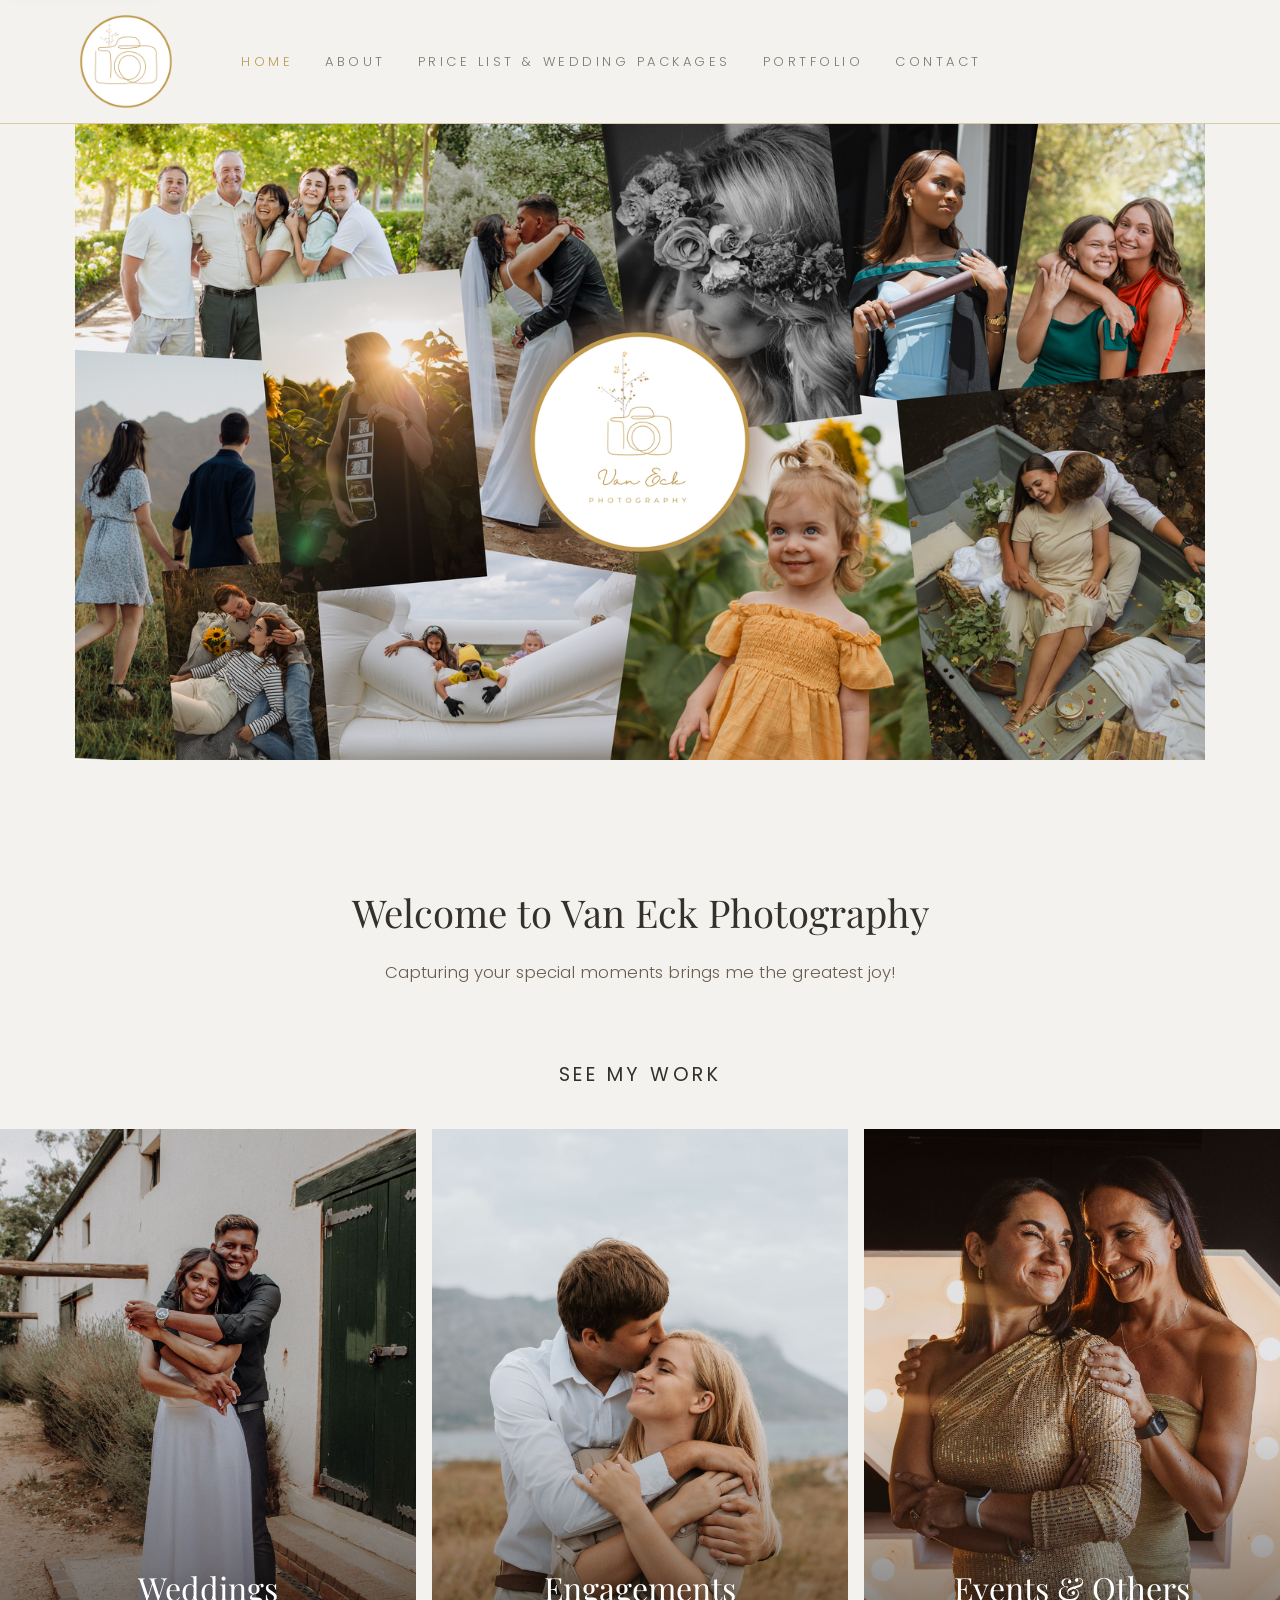
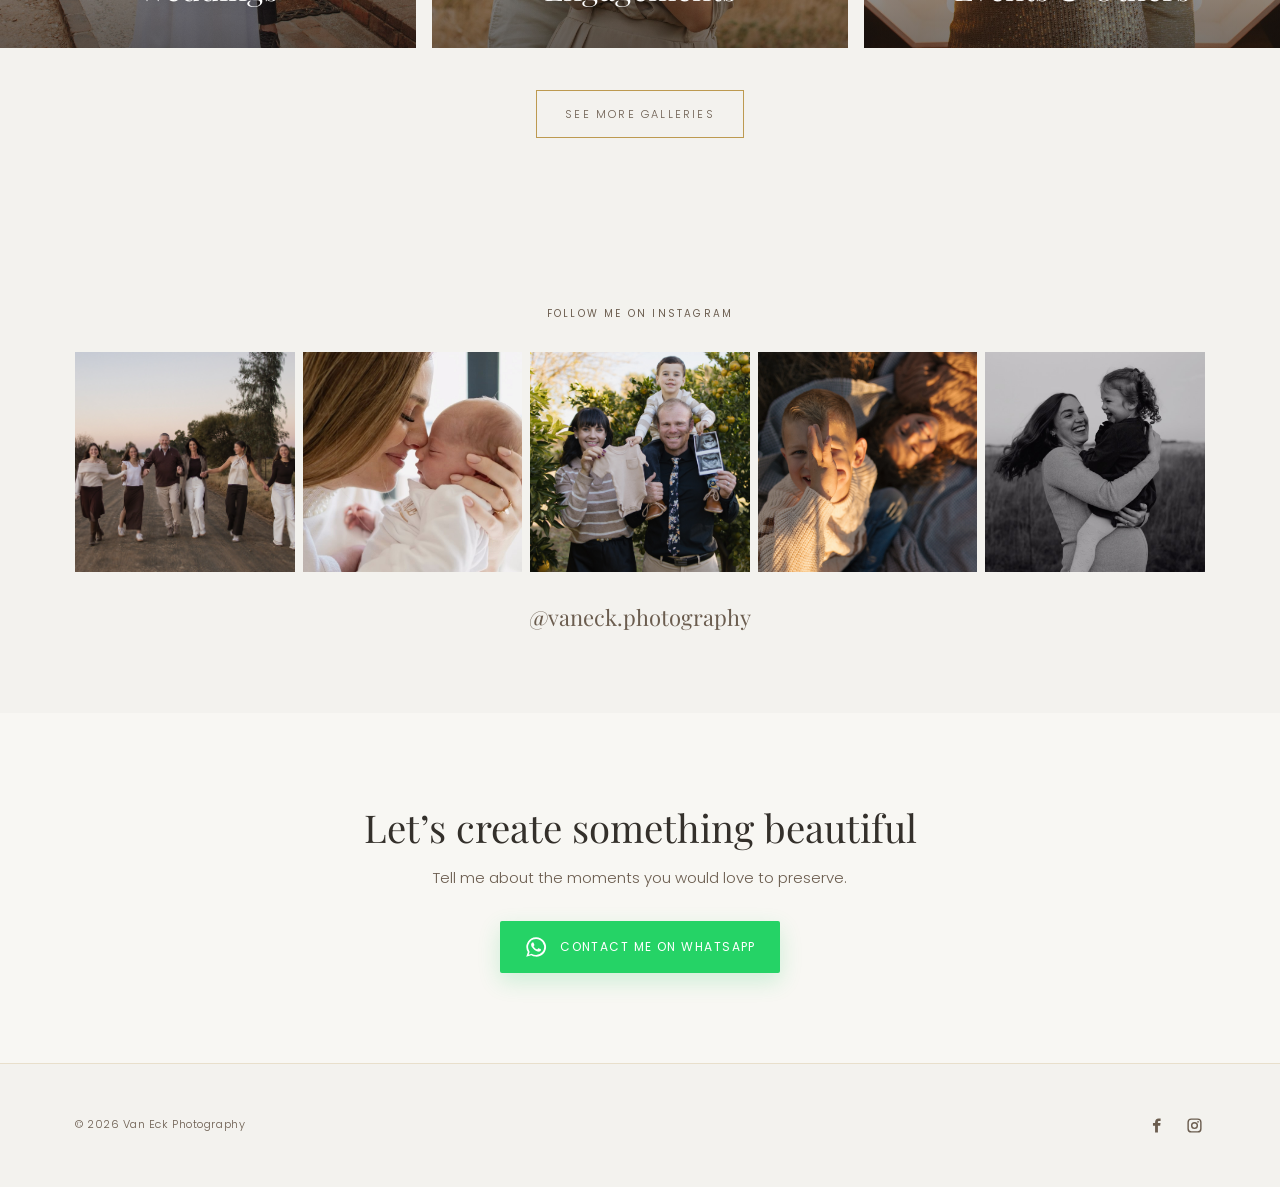
<file: index.html>
<!doctype html>
<html lang="en">
<head>
  <meta charset="utf-8">
  <meta name="viewport" content="width=device-width, initial-scale=1">
  <meta name="description" content="Warm, natural wedding, couples, family and event photography by Van Eck Photography.">
  <meta name="theme-color" content="#f3f2ee">
  <title>Home | Van Eck Photography</title>
  <link rel="icon" type="image/png" href="assets/images/shared/logo.png">
  <link rel="stylesheet" href="assets/css/styles.css">
  <script src="assets/js/site.js" defer></script>
</head>
<body data-route="/">
  <a class="skip-link" href="#main-content">Skip to content</a>
  
    <header class="site-header">
      <a class="brand" href="index.html">
        <img src="assets/images/shared/logo.png" alt="Van Eck Photography">
      </a>
      <button class="menu-toggle" type="button" aria-expanded="false" aria-controls="site-navigation">
        <span></span><span></span><span></span><span class="sr-only">Toggle navigation</span>
      </button>
      <nav id="site-navigation" aria-label="Primary navigation">
        <ul><li class="nav-item is-current"><a href="index.html">Home</a></li><li class="nav-item"><a href="about/">About</a></li><li class="nav-item"><a href="price-list/">Price List &amp; Wedding Packages</a></li><li class="nav-item has-dropdown"><a href="portfolio/">Portfolio</a><div class="dropdown"><a href="wedding/">Wedding</a><a href="engagement/">Engagement</a><a href="fashion/">Couples</a><a href="casual/">Families</a><a href="families-copy/">Graduations, Events &amp; Other</a></div></li><li class="nav-item"><a href="contact/">Contact</a></li></ul>
      </nav>
    </header>
    
  <main id="main-content">
      <section class="home-hero">
        <img src="assets/images/home/VEPWebsiteBanner2-f4621480-1500.png" alt="Van Eck Photography portfolio collage">
      </section>
      <section class="intro-section">
        <h1>Welcome to Van Eck Photography</h1>
        <p>Capturing your special moments brings me the greatest joy!</p>
      </section>
      <section class="featured-work">
        <h2>See My Work</h2>
        <div class="feature-grid"><a class="feature-card" href="wedding/"><img src="assets/images/home/IMG_0402-d1ff3f06-1500.jpg" alt="Weddings photography" loading="lazy"><span>Weddings</span></a><a class="feature-card" href="engagement/"><img src="assets/images/home/IMG_2161-f901c137-1500.jpg" alt="Engagements photography" loading="lazy"><span>Engagements</span></a><a class="feature-card" href="families-copy/"><img src="assets/images/home/afed97fcd38de4333e5dee9eb7e044bc-cfd7a051-1500.jpg" alt="Events &amp; Others photography" loading="lazy"><span>Events &amp; Others</span></a></div>
        <a class="outline-button" href="portfolio/">See More Galleries</a>
      </section>
      <section class="instagram-section">
        <p class="eyebrow">Follow me on Instagram</p>
        <div class="instagram-grid"><a href="https://www.instagram.com/p/DcjFoAiiD-M/" target="_blank" rel="noopener noreferrer"><img src="assets/images/home/787666423_18067938929769924_6454829540925574932_n.jpg" alt="Recent Van Eck Photography Instagram post" loading="lazy"></a><a href="https://www.instagram.com/reel/DbVXMoko0rT/" target="_blank" rel="noopener noreferrer"><img src="assets/images/home/755296829_18063025403769924_5822970861478540523_n.jpg" alt="Recent Van Eck Photography Instagram post" loading="lazy"></a><a href="https://www.instagram.com/p/Dazr33ICKT_/" target="_blank" rel="noopener noreferrer"><img src="assets/images/home/745314012_18060894809769924_6486739976465174264_n.jpg" alt="Recent Van Eck Photography Instagram post" loading="lazy"></a><a href="https://www.instagram.com/p/DapkYm5iA59/" target="_blank" rel="noopener noreferrer"><img src="assets/images/home/742997773_18060260966769924_3781996579917530039_n.jpg" alt="Recent Van Eck Photography Instagram post" loading="lazy"></a><a href="https://www.instagram.com/reel/DapTKKjI3cw/" target="_blank" rel="noopener noreferrer"><img src="assets/images/home/746028268_18060244226769924_9020534430944735964_n.jpg" alt="Recent Van Eck Photography Instagram post" loading="lazy"></a></div>
        <a class="instagram-handle" href="https://www.instagram.com/vaneck.photography" target="_blank" rel="noopener noreferrer">@vaneck.photography</a>
      </section>
      <section class="contact-cta">
        <h2>Let’s create something beautiful</h2>
        <p>Tell me about the moments you would love to preserve.</p>
        
      <a class="whatsapp-button" href="https://wa.me/27698007288?text=Hello%20Catelyn%2C%20I%27m%20interested%20in%20booking%20a%20photography%20session." target="_blank" rel="noopener noreferrer">
        <img src="assets/icons/whatsapp.svg" alt="" aria-hidden="true">
        <span>Contact me on WhatsApp</span>
      </a>
    
      </section>
    </main>
  
    <footer class="site-footer">
      <p>© 2026 Van Eck Photography</p>
      <div class="social-links" aria-label="Social media">
        <a href="https://www.facebook.com/profile.php?id=61556693330722&amp;mibextid=LQQJ4d" target="_blank" rel="noopener noreferrer" aria-label="Facebook">
          <svg viewBox="0 0 24 24" aria-hidden="true"><path d="M14 8.5V6.7c0-.8.5-1 1-1h2.8V2.1L15 2c-3.2 0-5 1.9-5 5.3v1.2H7v4h3V22h4v-9.5h3.2l.5-4H14Z"/></svg>
        </a>
        <a href="https://www.instagram.com/vaneck.photography" target="_blank" rel="noopener noreferrer" aria-label="Instagram">
          <svg viewBox="0 0 24 24" aria-hidden="true"><path d="M7.5 2h9A5.5 5.5 0 0 1 22 7.5v9a5.5 5.5 0 0 1-5.5 5.5h-9A5.5 5.5 0 0 1 2 16.5v-9A5.5 5.5 0 0 1 7.5 2Zm0 2A3.5 3.5 0 0 0 4 7.5v9A3.5 3.5 0 0 0 7.5 20h9a3.5 3.5 0 0 0 3.5-3.5v-9A3.5 3.5 0 0 0 16.5 4h-9ZM17 5.5a1.25 1.25 0 1 1 0 2.5 1.25 1.25 0 0 1 0-2.5ZM12 7a5 5 0 1 1 0 10 5 5 0 0 1 0-10Zm0 2a3 3 0 1 0 0 6 3 3 0 0 0 0-6Z"/></svg>
        </a>
      </div>
    </footer>
    
</body>
</html>
</file>
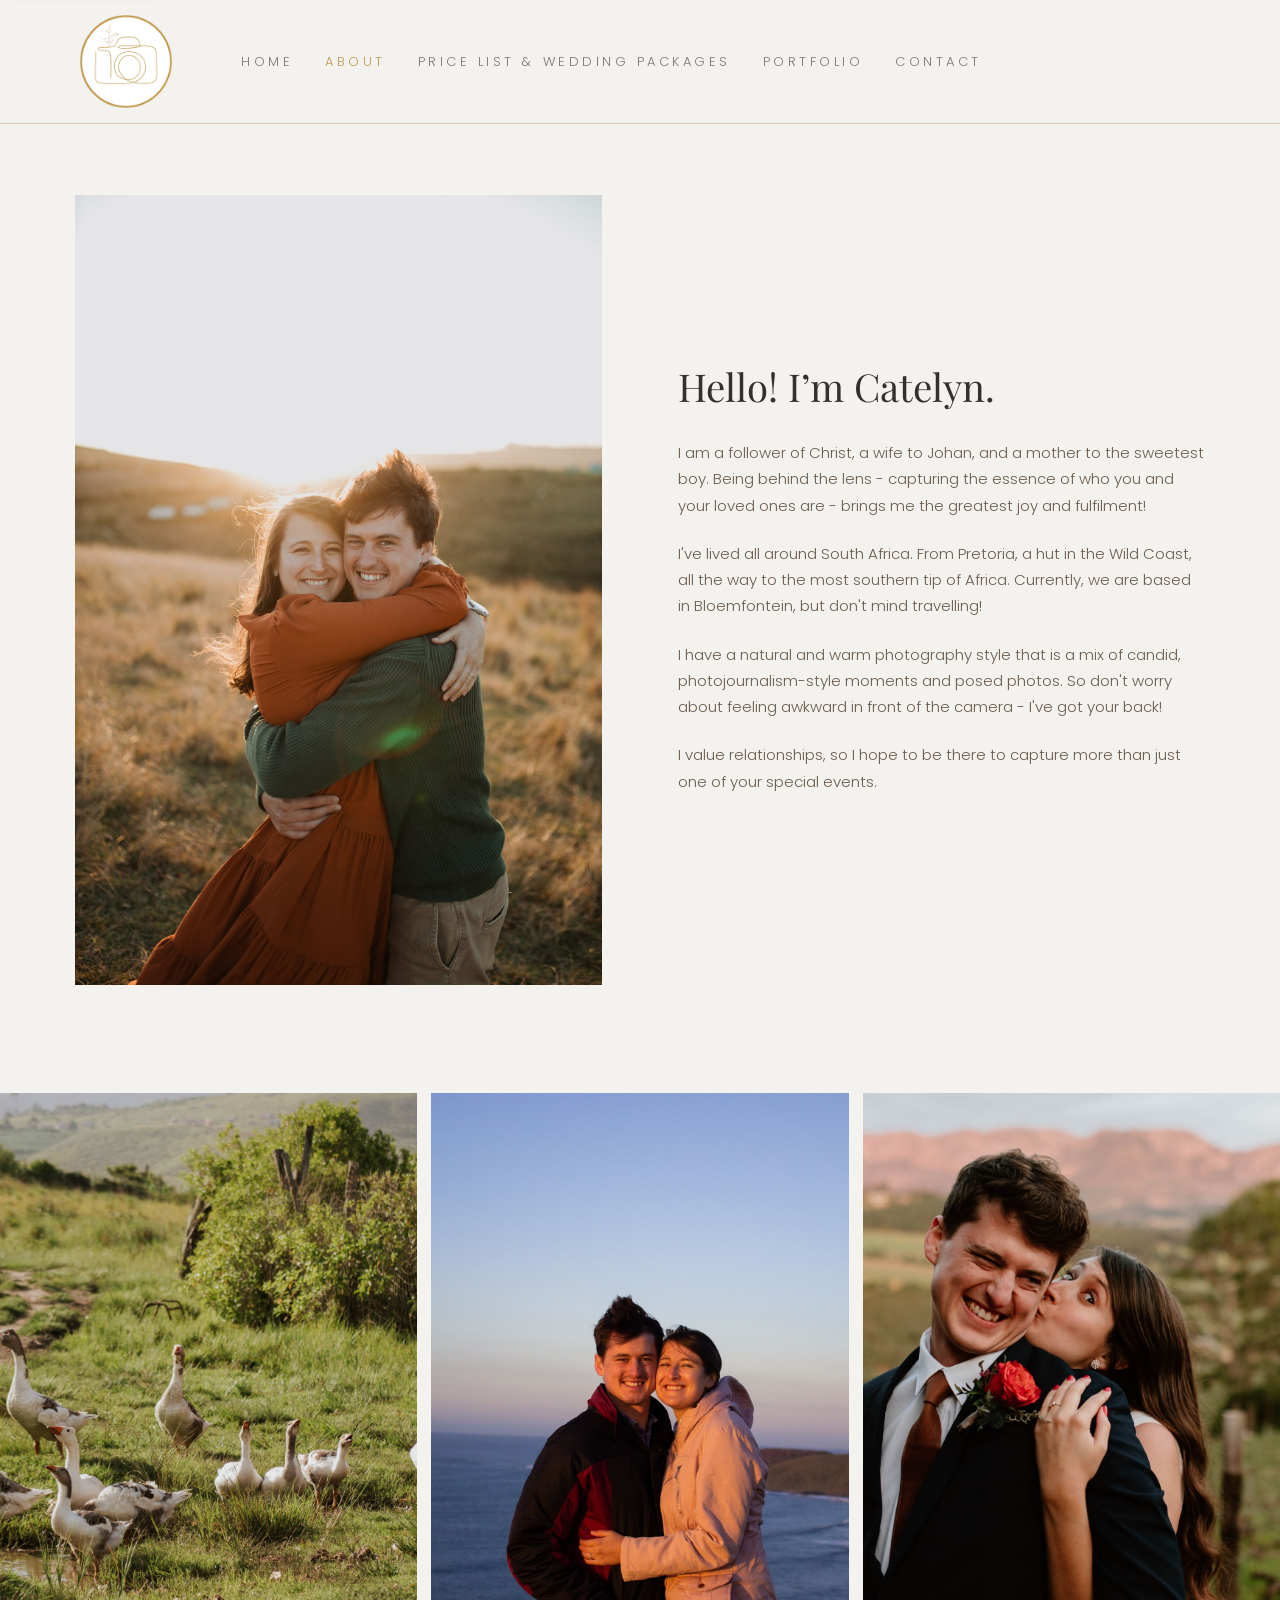
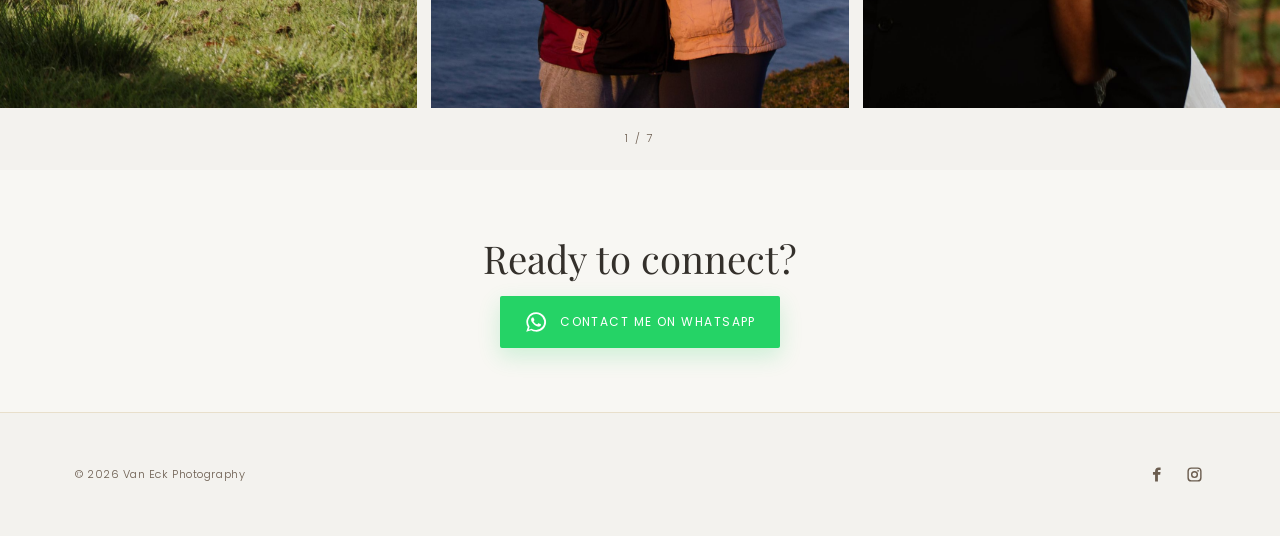
<file: about/index.html>
<!doctype html>
<html lang="en">
<head>
  <meta charset="utf-8">
  <meta name="viewport" content="width=device-width, initial-scale=1">
  <meta name="description" content="Meet Catelyn, the photographer behind Van Eck Photography.">
  <meta name="theme-color" content="#f3f2ee">
  <title>About | Van Eck Photography</title>
  <link rel="icon" type="image/png" href="../assets/images/shared/logo.png">
  <link rel="stylesheet" href="../assets/css/styles.css">
  <script src="../assets/js/site.js" defer></script>
</head>
<body data-route="/about/">
  <a class="skip-link" href="#main-content">Skip to content</a>
  
    <header class="site-header">
      <a class="brand" href="../index.html">
        <img src="../assets/images/shared/logo.png" alt="Van Eck Photography">
      </a>
      <button class="menu-toggle" type="button" aria-expanded="false" aria-controls="site-navigation">
        <span></span><span></span><span></span><span class="sr-only">Toggle navigation</span>
      </button>
      <nav id="site-navigation" aria-label="Primary navigation">
        <ul><li class="nav-item"><a href="../index.html">Home</a></li><li class="nav-item is-current"><a href="../about/">About</a></li><li class="nav-item"><a href="../price-list/">Price List &amp; Wedding Packages</a></li><li class="nav-item has-dropdown"><a href="../portfolio/">Portfolio</a><div class="dropdown"><a href="../wedding/">Wedding</a><a href="../engagement/">Engagement</a><a href="../fashion/">Couples</a><a href="../casual/">Families</a><a href="../families-copy/">Graduations, Events &amp; Other</a></div></li><li class="nav-item"><a href="../contact/">Contact</a></li></ul>
      </nav>
    </header>
    
  <main id="main-content">
      <section class="about-intro">
        <img src="../assets/images/about/IMG_5682-e1e427bd-1500.JPG" alt="Catelyn and Johan Van Eck" class="about-portrait">
        <div class="about-copy"><h1>Hello! I’m Catelyn.</h1><p>I am a follower of Christ, a wife to Johan, and a mother to the sweetest boy. Being behind the lens - capturing the essence of who you and your loved ones are - brings me the greatest joy and fulfilment!</p><p>I&#x27;ve lived all around South Africa. From Pretoria, a hut in the Wild Coast, all the way to the most southern tip of Africa. Currently, we are based in Bloemfontein, but don&#x27;t mind travelling!</p><p>I have a natural and warm photography style that is a mix of candid, photojournalism-style moments and posed photos. So don&#x27;t worry about feeling awkward in front of the camera - I&#x27;ve got your back!</p><p>I value relationships, so I hope to be there to capture more than just one of your special events.</p></div>
      </section>
      <section class="about-gallery">
      <div class="carousel" data-carousel aria-label="Life behind the scenes photo gallery">
        <button class="carousel-arrow previous" type="button" aria-label="Previous photograph">‹</button>
        <div class="carousel-track"><figure class="carousel-slide"><img src="../assets/images/about/IMG_0721-d55c63d9-2500.jpg" alt="Life behind the scenes — photograph 1" loading="eager" decoding="async"></figure><figure class="carousel-slide"><img src="../assets/images/about/IMG_2644-97d7eef9-2500.jpg" alt="Life behind the scenes — photograph 2" loading="eager" decoding="async"></figure><figure class="carousel-slide"><img src="../assets/images/about/EsmerayPhotography-610-df13f91d-2500.jpg" alt="Life behind the scenes — photograph 3" loading="eager" decoding="async"></figure><figure class="carousel-slide"><img src="../assets/images/about/EsmerayPhotography-161-7ed6bf0d-2500.jpg" alt="Life behind the scenes — photograph 4" loading="lazy" decoding="async"></figure><figure class="carousel-slide"><img src="../assets/images/about/IMG_0519-3eee55fc-2500.JPEG" alt="Life behind the scenes — photograph 5" loading="lazy" decoding="async"></figure><figure class="carousel-slide"><img src="../assets/images/about/IMG_0201-8ed25a2f-2500.JPEG" alt="Life behind the scenes — photograph 6" loading="lazy" decoding="async"></figure><figure class="carousel-slide"><img src="../assets/images/about/IMG_0708-749925c9-2500.jpg" alt="Life behind the scenes — photograph 7" loading="lazy" decoding="async"></figure></div>
        <button class="carousel-arrow next" type="button" aria-label="Next photograph">›</button>
        <p class="carousel-count"><span>1</span> / 7</p>
      </div>
    </section>
      <section class="contact-cta compact"><h2>Ready to connect?</h2>
      <a class="whatsapp-button" href="https://wa.me/27698007288?text=Hello%20Catelyn%2C%20I%27m%20interested%20in%20booking%20a%20photography%20session." target="_blank" rel="noopener noreferrer">
        <img src="../assets/icons/whatsapp.svg" alt="" aria-hidden="true">
        <span>Contact me on WhatsApp</span>
      </a>
    </section>
    </main>
  
    <footer class="site-footer">
      <p>© 2026 Van Eck Photography</p>
      <div class="social-links" aria-label="Social media">
        <a href="https://www.facebook.com/profile.php?id=61556693330722&amp;mibextid=LQQJ4d" target="_blank" rel="noopener noreferrer" aria-label="Facebook">
          <svg viewBox="0 0 24 24" aria-hidden="true"><path d="M14 8.5V6.7c0-.8.5-1 1-1h2.8V2.1L15 2c-3.2 0-5 1.9-5 5.3v1.2H7v4h3V22h4v-9.5h3.2l.5-4H14Z"/></svg>
        </a>
        <a href="https://www.instagram.com/vaneck.photography" target="_blank" rel="noopener noreferrer" aria-label="Instagram">
          <svg viewBox="0 0 24 24" aria-hidden="true"><path d="M7.5 2h9A5.5 5.5 0 0 1 22 7.5v9a5.5 5.5 0 0 1-5.5 5.5h-9A5.5 5.5 0 0 1 2 16.5v-9A5.5 5.5 0 0 1 7.5 2Zm0 2A3.5 3.5 0 0 0 4 7.5v9A3.5 3.5 0 0 0 7.5 20h9a3.5 3.5 0 0 0 3.5-3.5v-9A3.5 3.5 0 0 0 16.5 4h-9ZM17 5.5a1.25 1.25 0 1 1 0 2.5 1.25 1.25 0 0 1 0-2.5ZM12 7a5 5 0 1 1 0 10 5 5 0 0 1 0-10Zm0 2a3 3 0 1 0 0 6 3 3 0 0 0 0-6Z"/></svg>
        </a>
      </div>
    </footer>
    
</body>
</html>
</file>
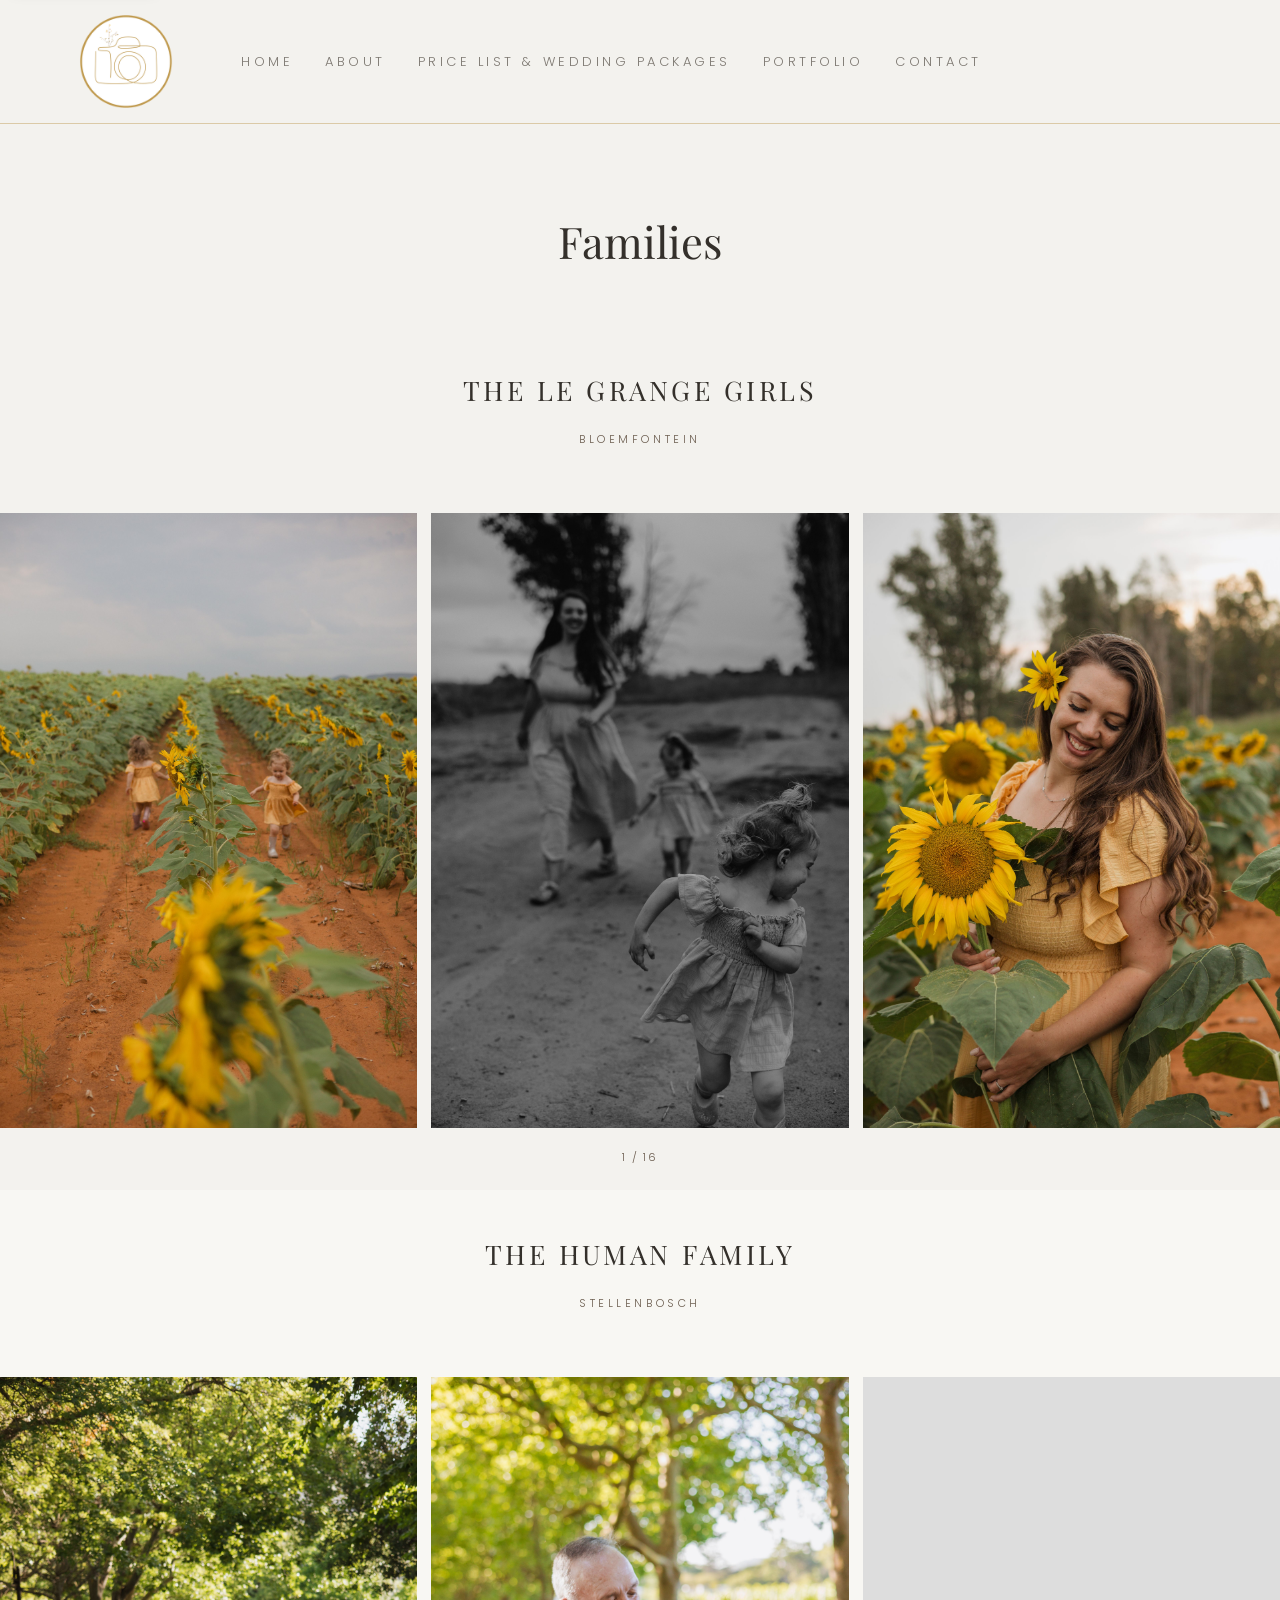
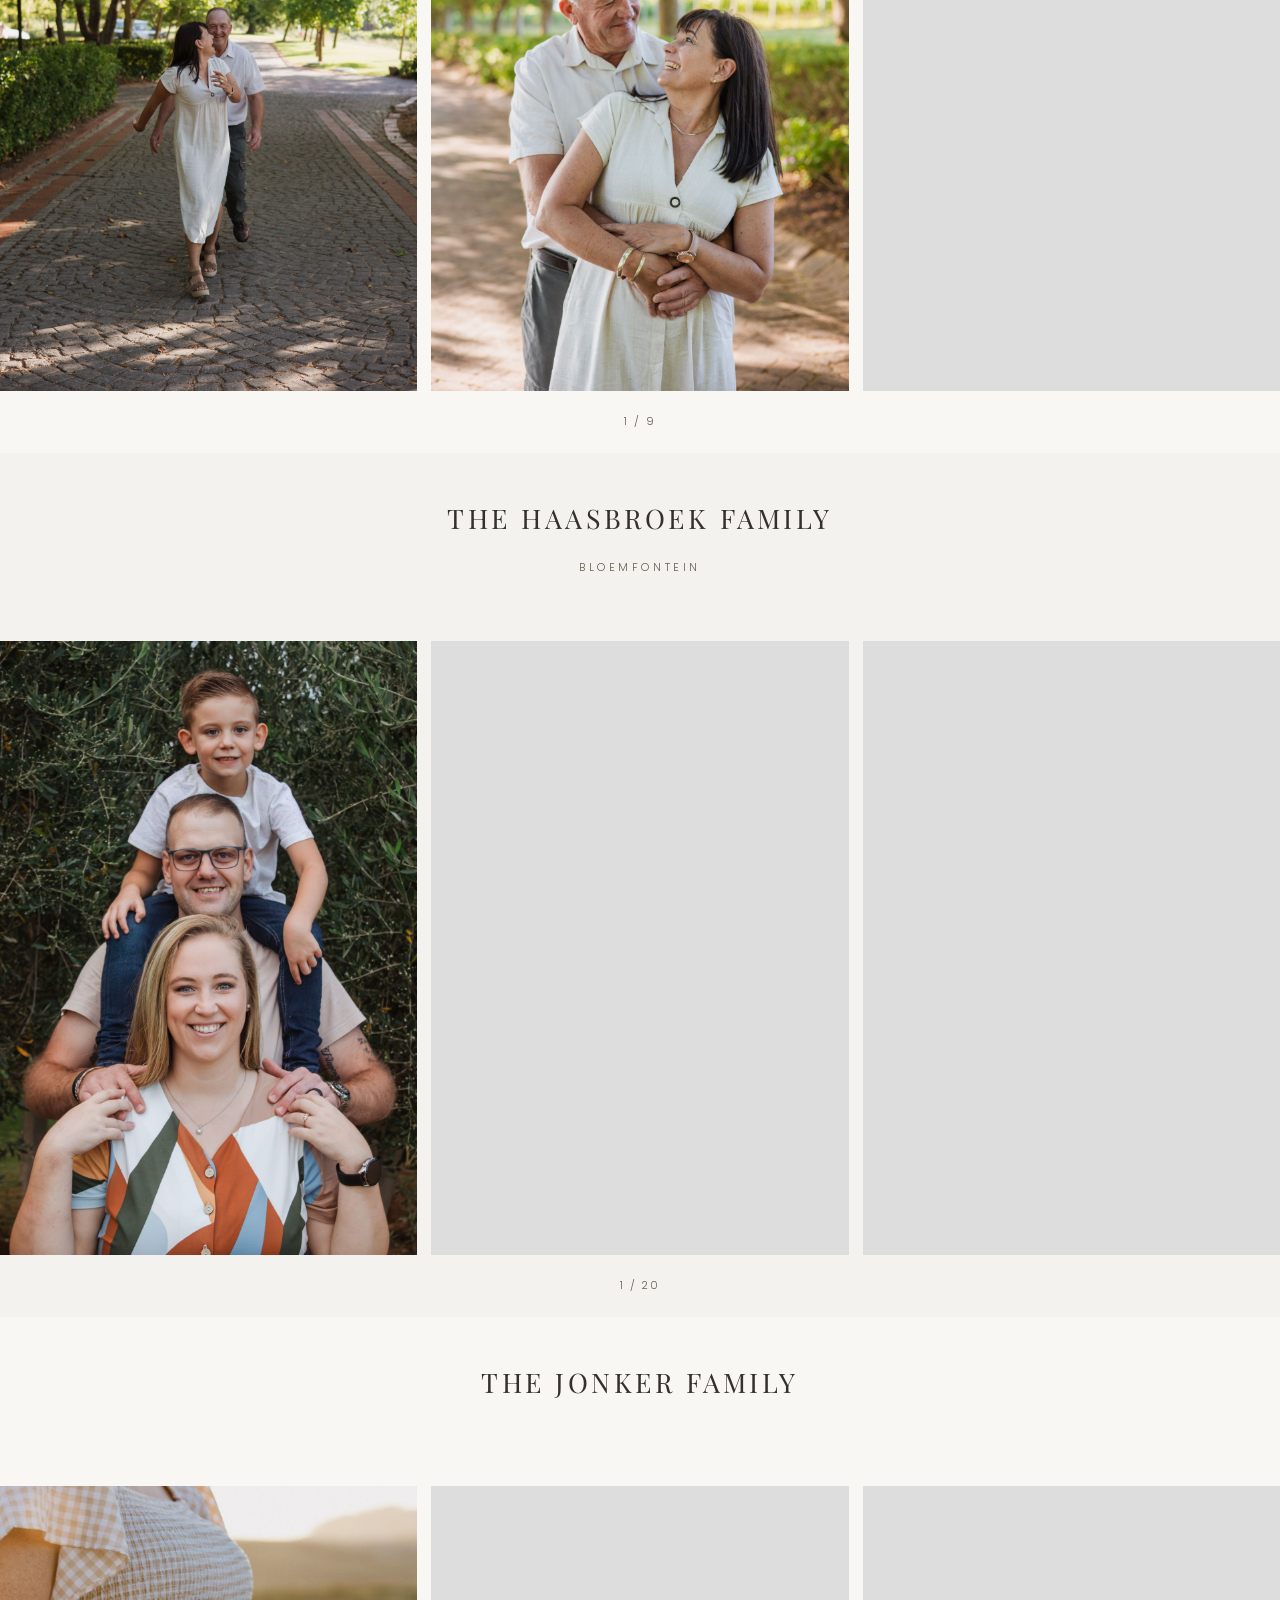
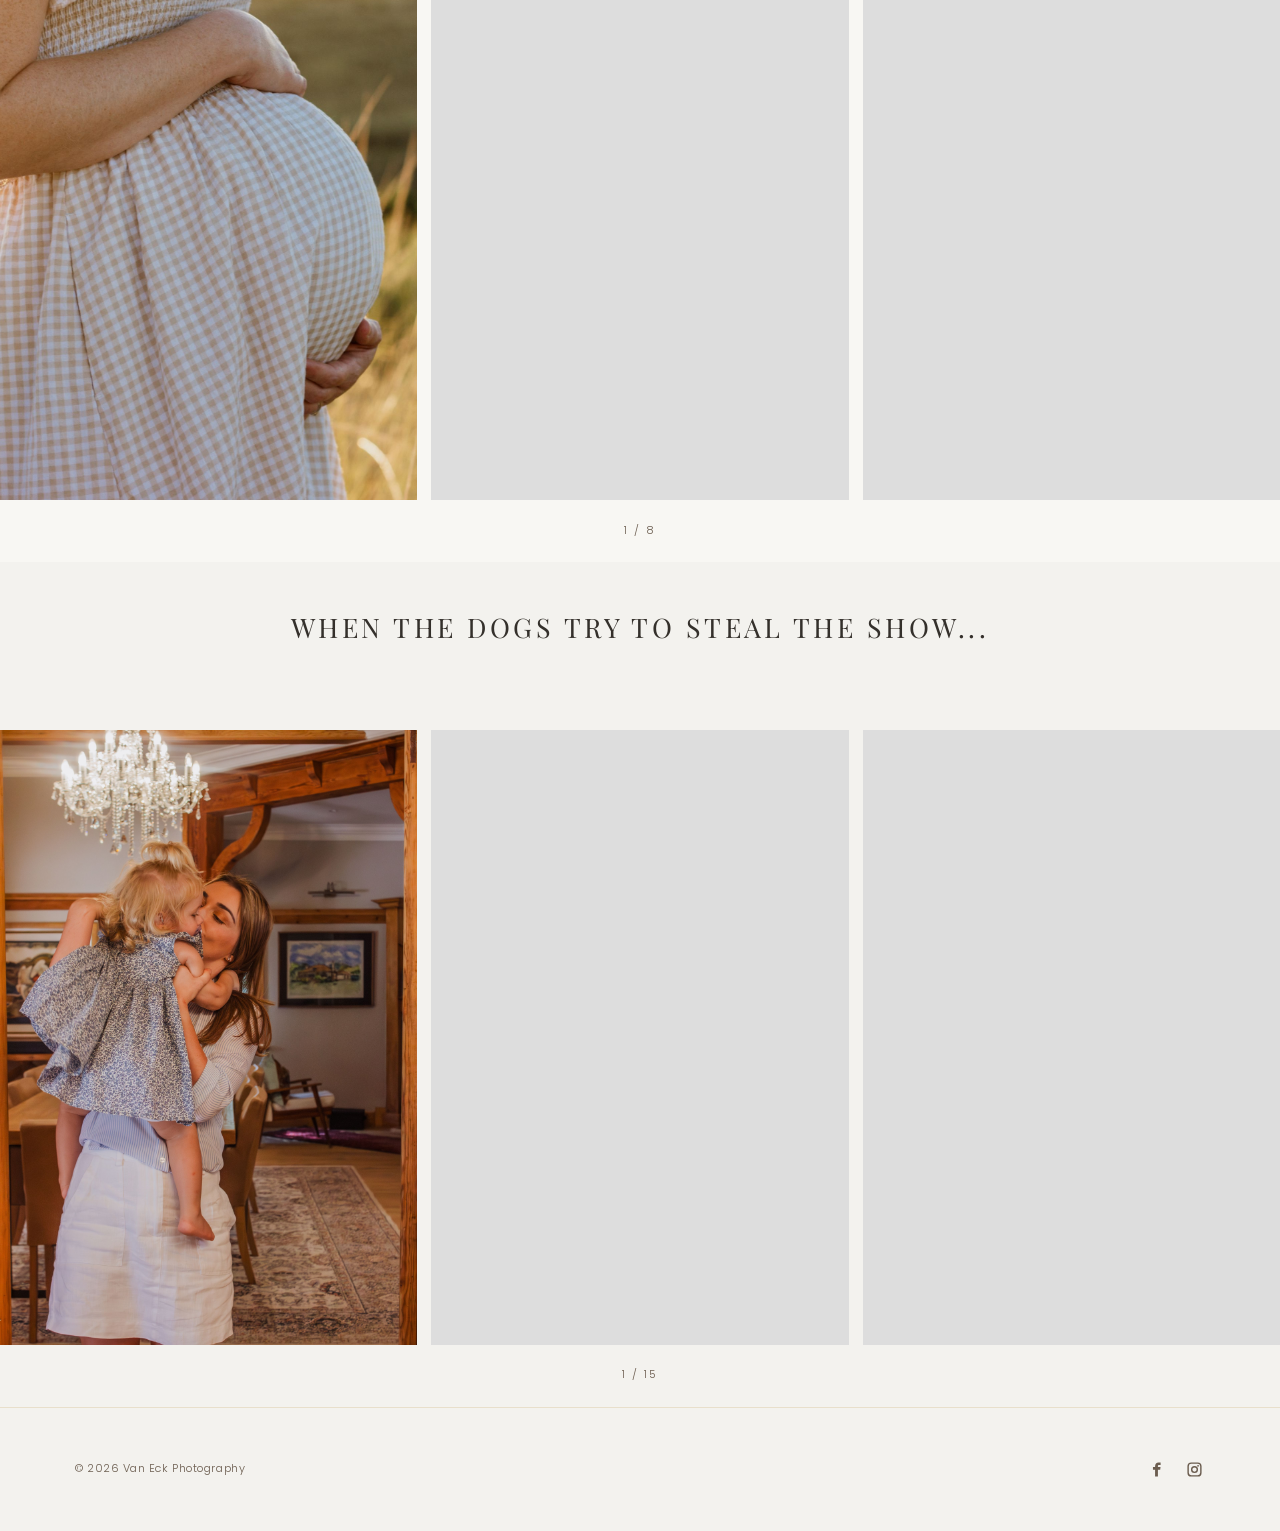
<file: casual/index.html>
<!doctype html>
<html lang="en">
<head>
  <meta charset="utf-8">
  <meta name="viewport" content="width=device-width, initial-scale=1">
  <meta name="description" content="Families photography portfolio by Van Eck Photography.">
  <meta name="theme-color" content="#f3f2ee">
  <title>Families | Van Eck Photography</title>
  <link rel="icon" type="image/png" href="../assets/images/shared/logo.png">
  <link rel="stylesheet" href="../assets/css/styles.css">
  <script src="../assets/js/site.js" defer></script>
</head>
<body data-route="/casual/">
  <a class="skip-link" href="#main-content">Skip to content</a>
  
    <header class="site-header">
      <a class="brand" href="../index.html">
        <img src="../assets/images/shared/logo.png" alt="Van Eck Photography">
      </a>
      <button class="menu-toggle" type="button" aria-expanded="false" aria-controls="site-navigation">
        <span></span><span></span><span></span><span class="sr-only">Toggle navigation</span>
      </button>
      <nav id="site-navigation" aria-label="Primary navigation">
        <ul><li class="nav-item"><a href="../index.html">Home</a></li><li class="nav-item"><a href="../about/">About</a></li><li class="nav-item"><a href="../price-list/">Price List &amp; Wedding Packages</a></li><li class="nav-item has-dropdown"><a href="../portfolio/">Portfolio</a><div class="dropdown"><a href="../wedding/">Wedding</a><a href="../engagement/">Engagement</a><a href="../fashion/">Couples</a><a href="../casual/">Families</a><a href="../families-copy/">Graduations, Events &amp; Other</a></div></li><li class="nav-item"><a href="../contact/">Contact</a></li></ul>
      </nav>
    </header>
    
  <main id="main-content"><section class="page-heading gallery-heading"><h1>Families</h1></section>
          <section class="album-section">
            <div class="album-heading"><h2>the le grange girls</h2><p>bloemfontein</p></div>
            
      <div class="carousel" data-carousel aria-label="the le grange girls photo gallery">
        <button class="carousel-arrow previous" type="button" aria-label="Previous photograph">‹</button>
        <div class="carousel-track"><figure class="carousel-slide"><img src="../assets/images/casual/IMG_2724-b7e968e5-2500.jpg" alt="the le grange girls — photograph 1" loading="eager" decoding="async"></figure><figure class="carousel-slide"><img src="../assets/images/casual/IMG_2887-2-cc86d516-2500.jpg" alt="the le grange girls — photograph 2" loading="eager" decoding="async"></figure><figure class="carousel-slide"><img src="../assets/images/casual/IMG_2164-5d09ca02-2500.jpg" alt="the le grange girls — photograph 3" loading="eager" decoding="async"></figure><figure class="carousel-slide"><img src="../assets/images/casual/IMG_2223-a05d0913-2500.jpg" alt="the le grange girls — photograph 4" loading="lazy" decoding="async"></figure><figure class="carousel-slide"><img src="../assets/images/casual/IMG_2244-857a4f5f-2500.jpg" alt="the le grange girls — photograph 5" loading="lazy" decoding="async"></figure><figure class="carousel-slide"><img src="../assets/images/casual/IMG_2245-d996791c-2500.jpg" alt="the le grange girls — photograph 6" loading="lazy" decoding="async"></figure><figure class="carousel-slide"><img src="../assets/images/casual/IMG_2248-8cafd87c-2500.jpg" alt="the le grange girls — photograph 7" loading="lazy" decoding="async"></figure><figure class="carousel-slide"><img src="../assets/images/casual/IMG_2369-e405a7de-2500.jpg" alt="the le grange girls — photograph 8" loading="lazy" decoding="async"></figure><figure class="carousel-slide"><img src="../assets/images/casual/IMG_2379-7c4c8c12-2500.jpg" alt="the le grange girls — photograph 9" loading="lazy" decoding="async"></figure><figure class="carousel-slide"><img src="../assets/images/casual/IMG_2410-599fd143-2500.jpg" alt="the le grange girls — photograph 10" loading="lazy" decoding="async"></figure><figure class="carousel-slide"><img src="../assets/images/casual/IMG_2444-ab2853b0-2500.jpg" alt="the le grange girls — photograph 11" loading="lazy" decoding="async"></figure><figure class="carousel-slide"><img src="../assets/images/casual/IMG_2465-2-1c0291e5-2500.jpg" alt="the le grange girls — photograph 12" loading="lazy" decoding="async"></figure><figure class="carousel-slide"><img src="../assets/images/casual/IMG_2288-7706c1e7-2500.jpg" alt="the le grange girls — photograph 13" loading="lazy" decoding="async"></figure><figure class="carousel-slide"><img src="../assets/images/casual/IMG_2508-b900e060-2500.jpg" alt="the le grange girls — photograph 14" loading="lazy" decoding="async"></figure><figure class="carousel-slide"><img src="../assets/images/casual/IMG_2289-01b6b664-2500.jpg" alt="the le grange girls — photograph 15" loading="lazy" decoding="async"></figure><figure class="carousel-slide"><img src="../assets/images/casual/IMG_2514-efd04f64-2500.jpg" alt="the le grange girls — photograph 16" loading="lazy" decoding="async"></figure></div>
        <button class="carousel-arrow next" type="button" aria-label="Next photograph">›</button>
        <p class="carousel-count"><span>1</span> / 16</p>
      </div>
    
          </section>
        
          <section class="album-section">
            <div class="album-heading"><h2>the human family</h2><p>stellenbosch</p></div>
            
      <div class="carousel" data-carousel aria-label="the human family photo gallery">
        <button class="carousel-arrow previous" type="button" aria-label="Previous photograph">‹</button>
        <div class="carousel-track"><figure class="carousel-slide"><img src="../assets/images/casual/IMG_3685-7de4080b-2500.jpg" alt="the human family — photograph 1" loading="eager" decoding="async"></figure><figure class="carousel-slide"><img src="../assets/images/casual/IMG_3600-c12a6c03-2500.jpg" alt="the human family — photograph 2" loading="eager" decoding="async"></figure><figure class="carousel-slide"><img src="../assets/images/casual/IMG_3546-48acd998-2500.jpg" alt="the human family — photograph 3" loading="eager" decoding="async"></figure><figure class="carousel-slide"><img src="../assets/images/casual/IMG_3535-2-c1d87da2-2500.jpg" alt="the human family — photograph 4" loading="lazy" decoding="async"></figure><figure class="carousel-slide"><img src="../assets/images/casual/IMG_3628-72534a39-2500.jpg" alt="the human family — photograph 5" loading="lazy" decoding="async"></figure><figure class="carousel-slide"><img src="../assets/images/casual/IMG_3586-bd41cdc3-2500.jpg" alt="the human family — photograph 6" loading="lazy" decoding="async"></figure><figure class="carousel-slide"><img src="../assets/images/casual/IMG_3581-f78e3a7b-2500.jpg" alt="the human family — photograph 7" loading="lazy" decoding="async"></figure><figure class="carousel-slide"><img src="../assets/images/casual/IMG_3528-836887c6-2500.jpg" alt="the human family — photograph 8" loading="lazy" decoding="async"></figure><figure class="carousel-slide"><img src="../assets/images/casual/IMG_3640-9c5b5462-2500.jpg" alt="the human family — photograph 9" loading="lazy" decoding="async"></figure></div>
        <button class="carousel-arrow next" type="button" aria-label="Next photograph">›</button>
        <p class="carousel-count"><span>1</span> / 9</p>
      </div>
    
          </section>
        
          <section class="album-section">
            <div class="album-heading"><h2>the haasbroek family</h2><p>bloemfontein</p></div>
            
      <div class="carousel" data-carousel aria-label="the haasbroek family photo gallery">
        <button class="carousel-arrow previous" type="button" aria-label="Previous photograph">‹</button>
        <div class="carousel-track"><figure class="carousel-slide"><img src="../assets/images/casual/IMG_6289-Enhanced-NR-c9a8e1df-2500.jpg" alt="the haasbroek family — photograph 1" loading="eager" decoding="async"></figure><figure class="carousel-slide"><img src="../assets/images/casual/IMG_6292-Enhanced-NR-3b1f632c-2500.jpg" alt="the haasbroek family — photograph 2" loading="eager" decoding="async"></figure><figure class="carousel-slide"><img src="../assets/images/casual/IMG_6150-Enhanced-NR-fd2406bd-2500.jpg" alt="the haasbroek family — photograph 3" loading="eager" decoding="async"></figure><figure class="carousel-slide"><img src="../assets/images/casual/IMG_6165-2-ae56c25e-2500.jpg" alt="the haasbroek family — photograph 4" loading="lazy" decoding="async"></figure><figure class="carousel-slide"><img src="../assets/images/casual/IMG_6171-Enhanced-NR-5ce140ad-2500.jpg" alt="the haasbroek family — photograph 5" loading="lazy" decoding="async"></figure><figure class="carousel-slide"><img src="../assets/images/casual/IMG_6172-8b859f0f-2500.jpg" alt="the haasbroek family — photograph 6" loading="lazy" decoding="async"></figure><figure class="carousel-slide"><img src="../assets/images/casual/IMG_6174-Enhanced-NR-79321dfc-2500.jpg" alt="the haasbroek family — photograph 7" loading="lazy" decoding="async"></figure><figure class="carousel-slide"><img src="../assets/images/casual/IMG_6178-Enhanced-NR-bd4ff2f5-2500.jpg" alt="the haasbroek family — photograph 8" loading="lazy" decoding="async"></figure><figure class="carousel-slide"><img src="../assets/images/casual/IMG_6182-1c8ab4e5-2500.jpg" alt="the haasbroek family — photograph 9" loading="lazy" decoding="async"></figure><figure class="carousel-slide"><img src="../assets/images/casual/IMG_6188-5e0139c5-2500.jpg" alt="the haasbroek family — photograph 10" loading="lazy" decoding="async"></figure><figure class="carousel-slide"><img src="../assets/images/casual/IMG_6191-acb6bb36-2500.jpg" alt="the haasbroek family — photograph 11" loading="lazy" decoding="async"></figure><figure class="carousel-slide"><img src="../assets/images/casual/IMG_6194-Enhanced-NR-0d73fd26-2500.jpg" alt="the haasbroek family — photograph 12" loading="lazy" decoding="async"></figure><figure class="carousel-slide"><img src="../assets/images/casual/IMG_6199-ff736214-2500.jpg" alt="the haasbroek family — photograph 13" loading="lazy" decoding="async"></figure><figure class="carousel-slide"><img src="../assets/images/casual/IMG_6214-daa03f45-2500.jpg" alt="the haasbroek family — photograph 14" loading="lazy" decoding="async"></figure><figure class="carousel-slide"><img src="../assets/images/casual/IMG_6232-2817bdb6-2500.jpg" alt="the haasbroek family — photograph 15" loading="lazy" decoding="async"></figure><figure class="carousel-slide"><img src="../assets/images/casual/IMG_6238-9f6621c1-2500.jpg" alt="the haasbroek family — photograph 16" loading="lazy" decoding="async"></figure><figure class="carousel-slide"><img src="../assets/images/casual/IMG_6246-6dd1a332-2500.jpg" alt="the haasbroek family — photograph 17" loading="lazy" decoding="async"></figure><figure class="carousel-slide"><img src="../assets/images/casual/IMG_6256-cc14e522-2500.jpg" alt="the haasbroek family — photograph 18" loading="lazy" decoding="async"></figure><figure class="carousel-slide"><img src="../assets/images/casual/IMG_6262-2ae62aef-2500.jpg" alt="the haasbroek family — photograph 19" loading="lazy" decoding="async"></figure><figure class="carousel-slide"><img src="../assets/images/casual/IMG_6265-9ada253c-2500.jpg" alt="the haasbroek family — photograph 20" loading="lazy" decoding="async"></figure></div>
        <button class="carousel-arrow next" type="button" aria-label="Next photograph">›</button>
        <p class="carousel-count"><span>1</span> / 20</p>
      </div>
    
          </section>
        
          <section class="album-section">
            <div class="album-heading"><h2>the jonker family</h2></div>
            
      <div class="carousel" data-carousel aria-label="the jonker family photo gallery">
        <button class="carousel-arrow previous" type="button" aria-label="Previous photograph">‹</button>
        <div class="carousel-track"><figure class="carousel-slide"><img src="../assets/images/casual/IMG_2447-37e46400-2500.jpg" alt="the jonker family — photograph 1" loading="eager" decoding="async"></figure><figure class="carousel-slide"><img src="../assets/images/casual/IMG_2452-96212210-2500.jpg" alt="the jonker family — photograph 2" loading="eager" decoding="async"></figure><figure class="carousel-slide"><img src="../assets/images/casual/IMG_2364-ee383897-2500.jpg" alt="the jonker family — photograph 3" loading="eager" decoding="async"></figure><figure class="carousel-slide"><img src="../assets/images/casual/IMG_2388-4ffd7e87-2500.jpg" alt="the jonker family — photograph 4" loading="lazy" decoding="async"></figure><figure class="carousel-slide"><img src="../assets/images/casual/IMG_2381-bd4afc74-2500.jpg" alt="the jonker family — photograph 5" loading="lazy" decoding="async"></figure><figure class="carousel-slide"><img src="../assets/images/casual/IMG_2393-ffc17154-2500.jpg" alt="the jonker family — photograph 6" loading="lazy" decoding="async"></figure><figure class="carousel-slide"><img src="../assets/images/casual/IMG_2407-25962765-2500.jpg" alt="the jonker family — photograph 7" loading="lazy" decoding="async"></figure><figure class="carousel-slide"><img src="../assets/images/casual/IMG_2436-d271e288-2500.jpg" alt="the jonker family — photograph 8" loading="lazy" decoding="async"></figure></div>
        <button class="carousel-arrow next" type="button" aria-label="Next photograph">›</button>
        <p class="carousel-count"><span>1</span> / 8</p>
      </div>
    
          </section>
        
          <section class="album-section">
            <div class="album-heading"><h2>when the dogs try to steal the show...</h2></div>
            
      <div class="carousel" data-carousel aria-label="when the dogs try to steal the show... photo gallery">
        <button class="carousel-arrow previous" type="button" aria-label="Previous photograph">‹</button>
        <div class="carousel-track"><figure class="carousel-slide"><img src="../assets/images/casual/148bf3d4250caa42f7df7878c795e5fa-7045998c-2500.jpg" alt="when the dogs try to steal the show... — photograph 1" loading="eager" decoding="async"></figure><figure class="carousel-slide"><img src="../assets/images/casual/4dd5ba36f338a3934dfc53e3612cca5c-1050da59-2500.jpg" alt="when the dogs try to steal the show... — photograph 2" loading="eager" decoding="async"></figure><figure class="carousel-slide"><img src="../assets/images/casual/67f7a8fef807e090ecfac16d0d03d5d6-4e1039be-2500.jpg" alt="when the dogs try to steal the show... — photograph 3" loading="eager" decoding="async"></figure><figure class="carousel-slide"><img src="../assets/images/casual/ca4093e66f3b44ecf8f2891f5aff46b8-ea79b557-2500.jpg" alt="when the dogs try to steal the show... — photograph 4" loading="lazy" decoding="async"></figure><figure class="carousel-slide"><img src="../assets/images/casual/b128b8f8573183980cf939e85ecc912b-4bbcf347-2500.jpg" alt="when the dogs try to steal the show... — photograph 5" loading="lazy" decoding="async"></figure><figure class="carousel-slide"><img src="../assets/images/casual/9fc9ef70c4b165e50d5877f355a83f49-1cd6b40f-2500.jpg" alt="when the dogs try to steal the show... — photograph 6" loading="lazy" decoding="async"></figure><figure class="carousel-slide"><img src="../assets/images/casual/d0f97ec51b5e2d6895e5d5eef2b8507b-b90b71b4-2500.jpg" alt="when the dogs try to steal the show... — photograph 7" loading="lazy" decoding="async"></figure><figure class="carousel-slide"><img src="../assets/images/casual/b3dd4993475c352870357dffa6e827e4-09377e67-2500.jpg" alt="when the dogs try to steal the show... — photograph 8" loading="lazy" decoding="async"></figure><figure class="carousel-slide"><img src="../assets/images/casual/bab9183cb56dcc6f725f70c10f9a857c-fb80fc94-2500.jpg" alt="when the dogs try to steal the show... — photograph 9" loading="lazy" decoding="async"></figure><figure class="carousel-slide"><img src="../assets/images/casual/63654aebcc71f3b3a1e2dc978025a0e5-6bc364ef-2500.jpg" alt="when the dogs try to steal the show... — photograph 10" loading="lazy" decoding="async"></figure><figure class="carousel-slide"><img src="../assets/images/casual/07ace2c5dad7b4be7015143ac20ae7c5-9974e61c-2500.jpg" alt="when the dogs try to steal the show... — photograph 11" loading="lazy" decoding="async"></figure><figure class="carousel-slide"><img src="../assets/images/casual/699564338bfc54ff970917b62cf38eec-ee6136fc-2500.jpg" alt="when the dogs try to steal the show... — photograph 12" loading="lazy" decoding="async"></figure><figure class="carousel-slide"><img src="../assets/images/casual/54cac1d901459a61084d34bd6b92597e-930b52bc-2500.jpg" alt="when the dogs try to steal the show... — photograph 13" loading="lazy" decoding="async"></figure><figure class="carousel-slide"><img src="../assets/images/casual/73ee241b8bf9828c5a2729242f53b33d-82f21b7f-2500.jpg" alt="when the dogs try to steal the show... — photograph 14" loading="lazy" decoding="async"></figure><figure class="carousel-slide"><img src="../assets/images/casual/17740ba1dfd26e95b396773e17a2d086-23375d6f-2500.jpg" alt="when the dogs try to steal the show... — photograph 15" loading="lazy" decoding="async"></figure></div>
        <button class="carousel-arrow next" type="button" aria-label="Next photograph">›</button>
        <p class="carousel-count"><span>1</span> / 15</p>
      </div>
    
          </section>
        </main>
  
    <footer class="site-footer">
      <p>© 2026 Van Eck Photography</p>
      <div class="social-links" aria-label="Social media">
        <a href="https://www.facebook.com/profile.php?id=61556693330722&amp;mibextid=LQQJ4d" target="_blank" rel="noopener noreferrer" aria-label="Facebook">
          <svg viewBox="0 0 24 24" aria-hidden="true"><path d="M14 8.5V6.7c0-.8.5-1 1-1h2.8V2.1L15 2c-3.2 0-5 1.9-5 5.3v1.2H7v4h3V22h4v-9.5h3.2l.5-4H14Z"/></svg>
        </a>
        <a href="https://www.instagram.com/vaneck.photography" target="_blank" rel="noopener noreferrer" aria-label="Instagram">
          <svg viewBox="0 0 24 24" aria-hidden="true"><path d="M7.5 2h9A5.5 5.5 0 0 1 22 7.5v9a5.5 5.5 0 0 1-5.5 5.5h-9A5.5 5.5 0 0 1 2 16.5v-9A5.5 5.5 0 0 1 7.5 2Zm0 2A3.5 3.5 0 0 0 4 7.5v9A3.5 3.5 0 0 0 7.5 20h9a3.5 3.5 0 0 0 3.5-3.5v-9A3.5 3.5 0 0 0 16.5 4h-9ZM17 5.5a1.25 1.25 0 1 1 0 2.5 1.25 1.25 0 0 1 0-2.5ZM12 7a5 5 0 1 1 0 10 5 5 0 0 1 0-10Zm0 2a3 3 0 1 0 0 6 3 3 0 0 0 0-6Z"/></svg>
        </a>
      </div>
    </footer>
    
</body>
</html>
</file>
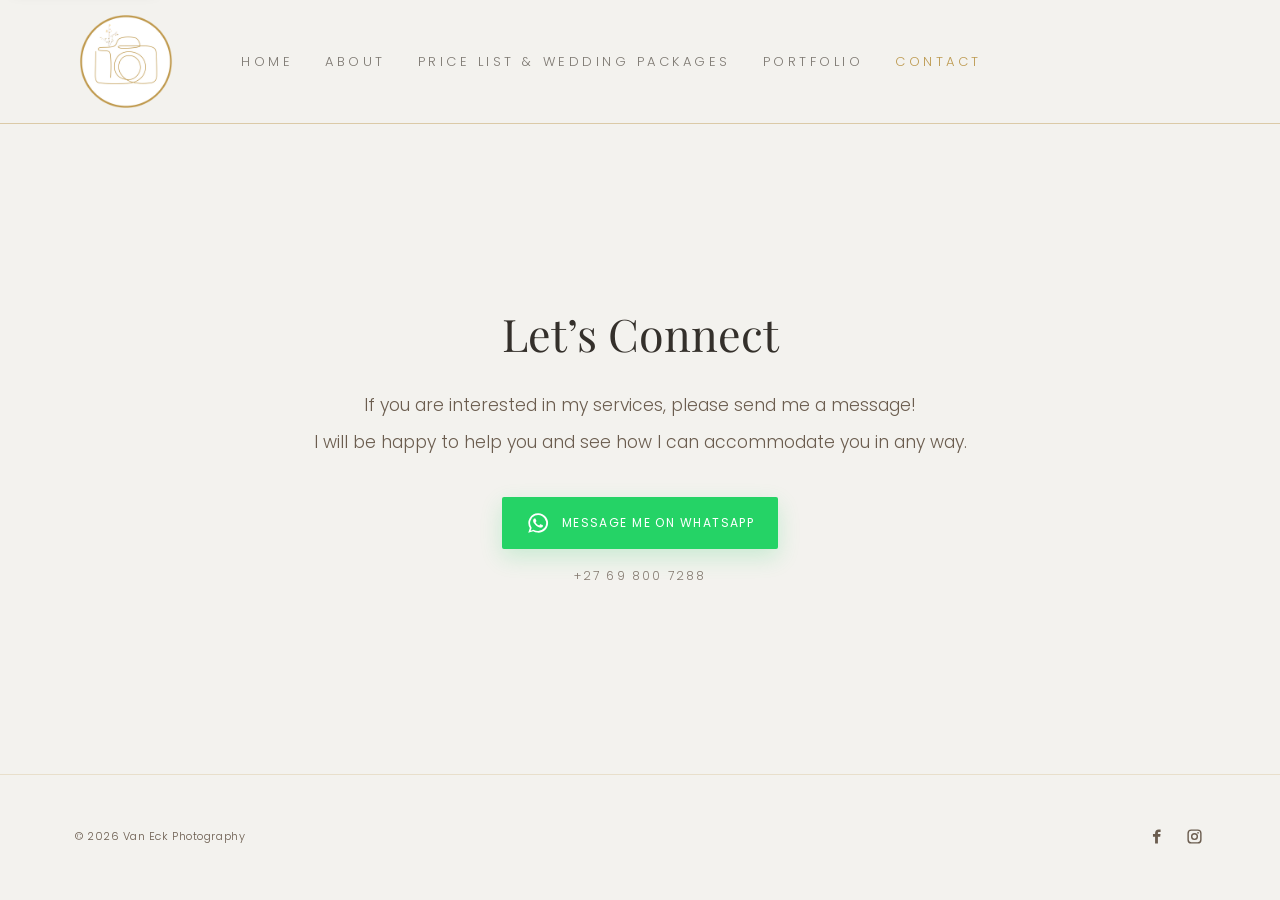
<file: contact/index.html>
<!doctype html>
<html lang="en">
<head>
  <meta charset="utf-8">
  <meta name="viewport" content="width=device-width, initial-scale=1">
  <meta name="description" content="Contact Van Eck Photography on WhatsApp to discuss your photography session.">
  <meta name="theme-color" content="#f3f2ee">
  <title>Contact | Van Eck Photography</title>
  <link rel="icon" type="image/png" href="../assets/images/shared/logo.png">
  <link rel="stylesheet" href="../assets/css/styles.css">
  <script src="../assets/js/site.js" defer></script>
</head>
<body data-route="/contact/">
  <a class="skip-link" href="#main-content">Skip to content</a>
  
    <header class="site-header">
      <a class="brand" href="../index.html">
        <img src="../assets/images/shared/logo.png" alt="Van Eck Photography">
      </a>
      <button class="menu-toggle" type="button" aria-expanded="false" aria-controls="site-navigation">
        <span></span><span></span><span></span><span class="sr-only">Toggle navigation</span>
      </button>
      <nav id="site-navigation" aria-label="Primary navigation">
        <ul><li class="nav-item"><a href="../index.html">Home</a></li><li class="nav-item"><a href="../about/">About</a></li><li class="nav-item"><a href="../price-list/">Price List &amp; Wedding Packages</a></li><li class="nav-item has-dropdown"><a href="../portfolio/">Portfolio</a><div class="dropdown"><a href="../wedding/">Wedding</a><a href="../engagement/">Engagement</a><a href="../fashion/">Couples</a><a href="../casual/">Families</a><a href="../families-copy/">Graduations, Events &amp; Other</a></div></li><li class="nav-item is-current"><a href="../contact/">Contact</a></li></ul>
      </nav>
    </header>
    
  <main id="main-content">
      <section class="contact-page">
        <div class="contact-copy">
          <h1>Let’s Connect</h1>
          <p>If you are interested in my services, please send me a message!</p>
          <p>I will be happy to help you and see how I can accommodate you in any way.</p>
          
      <a class="whatsapp-button" href="https://wa.me/27698007288?text=Hello%20Catelyn%2C%20I%27m%20interested%20in%20booking%20a%20photography%20session." target="_blank" rel="noopener noreferrer">
        <img src="../assets/icons/whatsapp.svg" alt="" aria-hidden="true">
        <span>Message me on WhatsApp</span>
      </a>
    
          <p class="phone-number">+27 69 800 7288</p>
        </div>
      </section>
    </main>
  
    <footer class="site-footer">
      <p>© 2026 Van Eck Photography</p>
      <div class="social-links" aria-label="Social media">
        <a href="https://www.facebook.com/profile.php?id=61556693330722&amp;mibextid=LQQJ4d" target="_blank" rel="noopener noreferrer" aria-label="Facebook">
          <svg viewBox="0 0 24 24" aria-hidden="true"><path d="M14 8.5V6.7c0-.8.5-1 1-1h2.8V2.1L15 2c-3.2 0-5 1.9-5 5.3v1.2H7v4h3V22h4v-9.5h3.2l.5-4H14Z"/></svg>
        </a>
        <a href="https://www.instagram.com/vaneck.photography" target="_blank" rel="noopener noreferrer" aria-label="Instagram">
          <svg viewBox="0 0 24 24" aria-hidden="true"><path d="M7.5 2h9A5.5 5.5 0 0 1 22 7.5v9a5.5 5.5 0 0 1-5.5 5.5h-9A5.5 5.5 0 0 1 2 16.5v-9A5.5 5.5 0 0 1 7.5 2Zm0 2A3.5 3.5 0 0 0 4 7.5v9A3.5 3.5 0 0 0 7.5 20h9a3.5 3.5 0 0 0 3.5-3.5v-9A3.5 3.5 0 0 0 16.5 4h-9ZM17 5.5a1.25 1.25 0 1 1 0 2.5 1.25 1.25 0 0 1 0-2.5ZM12 7a5 5 0 1 1 0 10 5 5 0 0 1 0-10Zm0 2a3 3 0 1 0 0 6 3 3 0 0 0 0-6Z"/></svg>
        </a>
      </div>
    </footer>
    
</body>
</html>
</file>
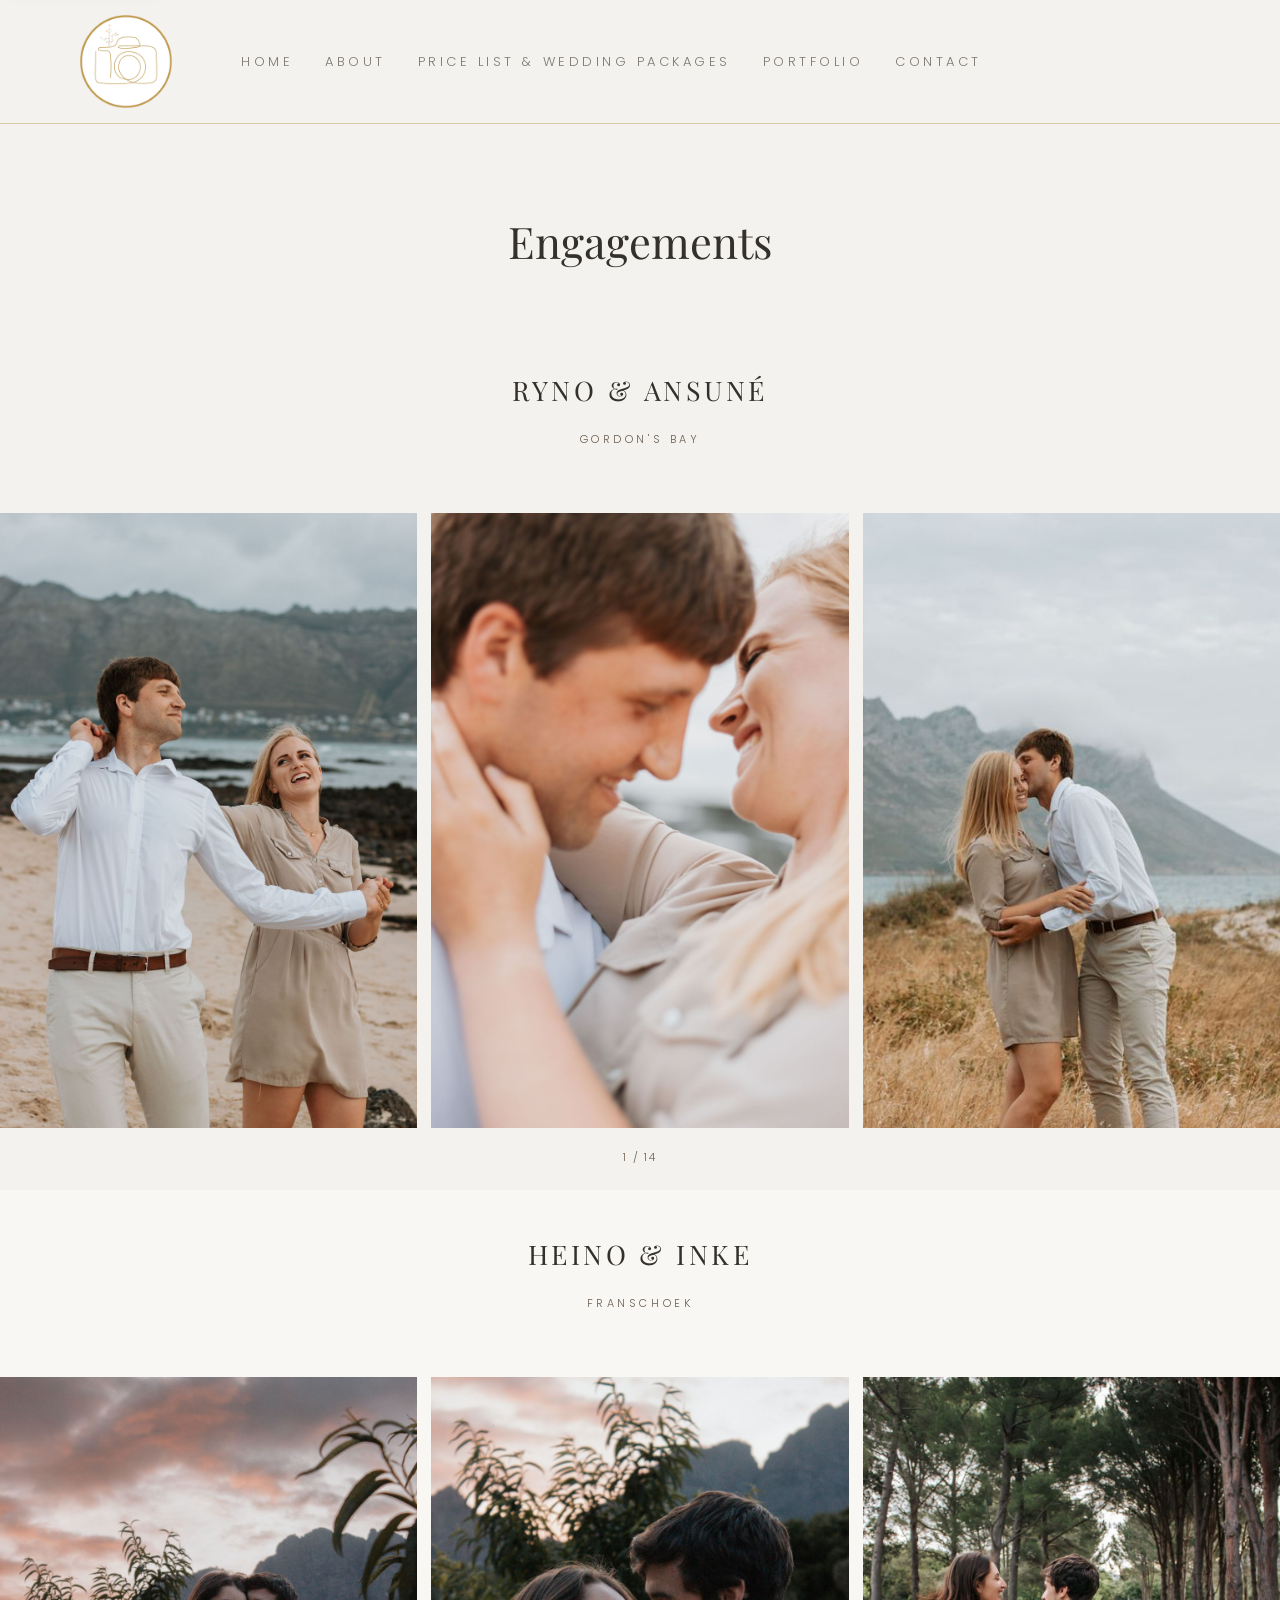
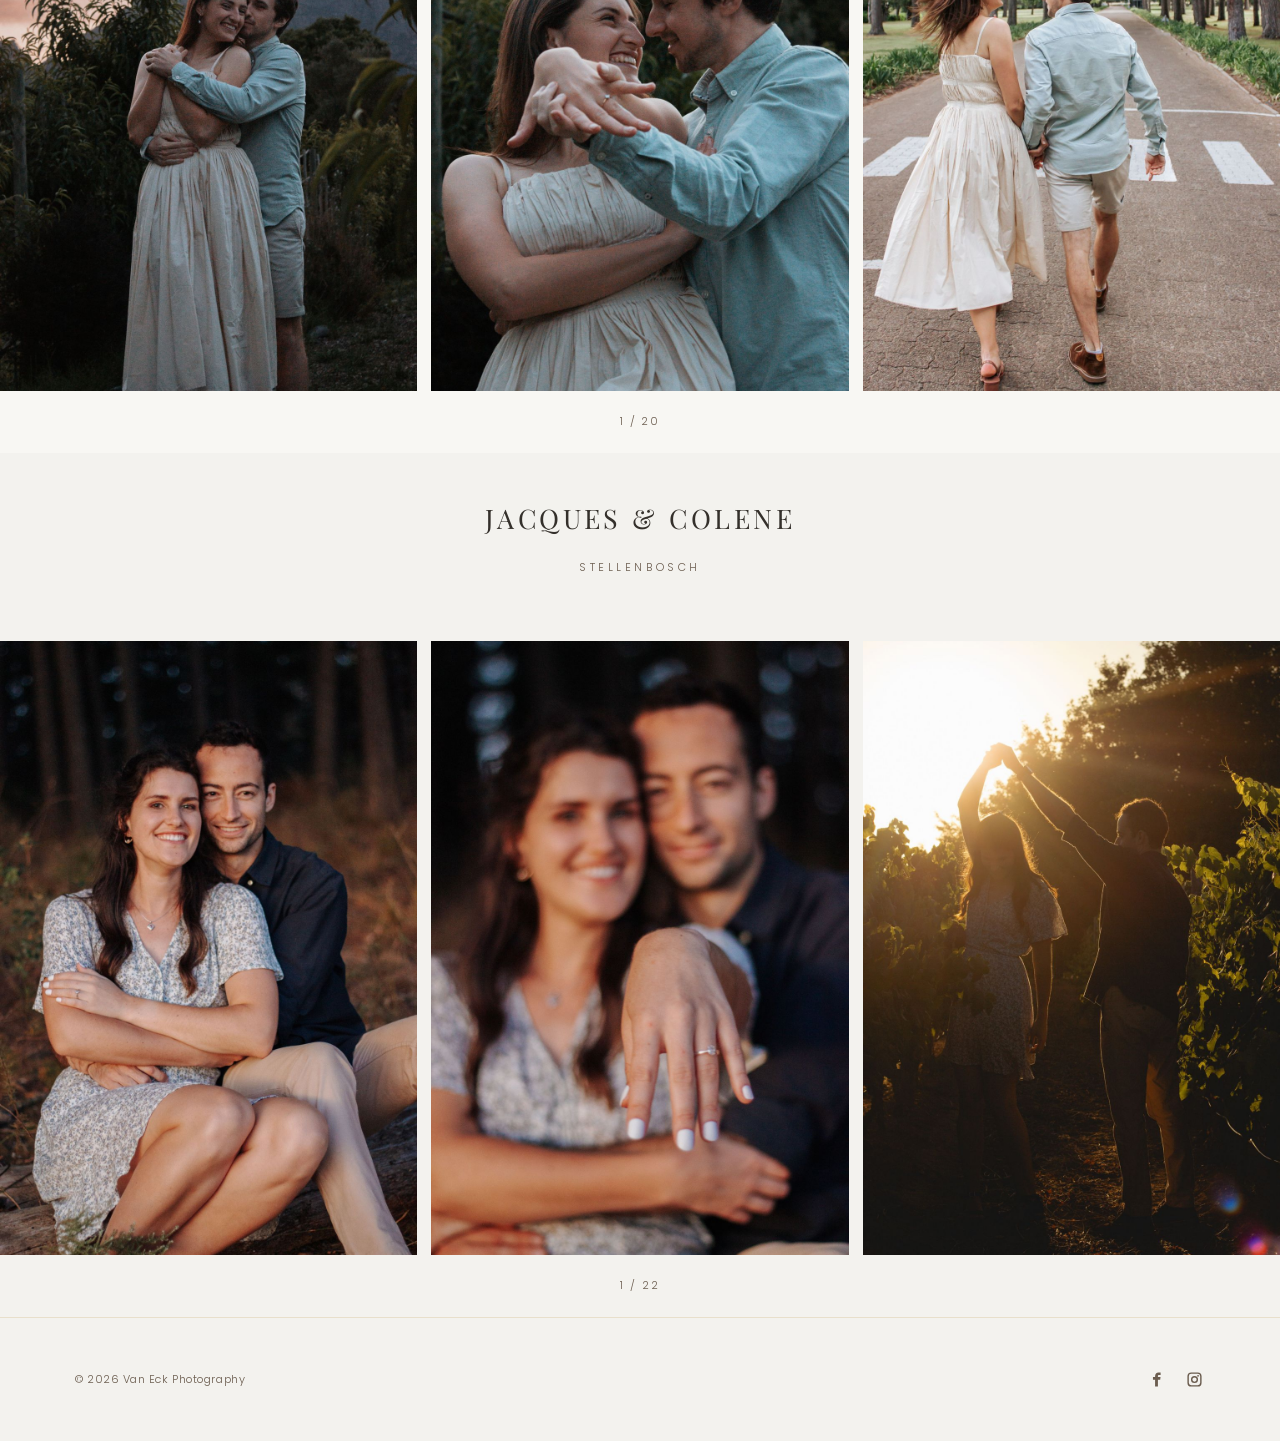
<file: engagement/index.html>
<!doctype html>
<html lang="en">
<head>
  <meta charset="utf-8">
  <meta name="viewport" content="width=device-width, initial-scale=1">
  <meta name="description" content="Engagements photography portfolio by Van Eck Photography.">
  <meta name="theme-color" content="#f3f2ee">
  <title>Engagements | Van Eck Photography</title>
  <link rel="icon" type="image/png" href="../assets/images/shared/logo.png">
  <link rel="stylesheet" href="../assets/css/styles.css">
  <script src="../assets/js/site.js" defer></script>
</head>
<body data-route="/engagement/">
  <a class="skip-link" href="#main-content">Skip to content</a>
  
    <header class="site-header">
      <a class="brand" href="../index.html">
        <img src="../assets/images/shared/logo.png" alt="Van Eck Photography">
      </a>
      <button class="menu-toggle" type="button" aria-expanded="false" aria-controls="site-navigation">
        <span></span><span></span><span></span><span class="sr-only">Toggle navigation</span>
      </button>
      <nav id="site-navigation" aria-label="Primary navigation">
        <ul><li class="nav-item"><a href="../index.html">Home</a></li><li class="nav-item"><a href="../about/">About</a></li><li class="nav-item"><a href="../price-list/">Price List &amp; Wedding Packages</a></li><li class="nav-item has-dropdown"><a href="../portfolio/">Portfolio</a><div class="dropdown"><a href="../wedding/">Wedding</a><a href="../engagement/">Engagement</a><a href="../fashion/">Couples</a><a href="../casual/">Families</a><a href="../families-copy/">Graduations, Events &amp; Other</a></div></li><li class="nav-item"><a href="../contact/">Contact</a></li></ul>
      </nav>
    </header>
    
  <main id="main-content"><section class="page-heading gallery-heading"><h1>Engagements</h1></section>
          <section class="album-section">
            <div class="album-heading"><h2>Ryno &amp; Ansuné</h2><p>gordon&#x27;s bay</p></div>
            
      <div class="carousel" data-carousel aria-label="Ryno &amp; Ansuné photo gallery">
        <button class="carousel-arrow previous" type="button" aria-label="Previous photograph">‹</button>
        <div class="carousel-track"><figure class="carousel-slide"><img src="../assets/images/engagement/IMG_2359-f80c9a52-1000.jpg" alt="Ryno &amp; Ansuné — photograph 1" loading="eager" decoding="async"></figure><figure class="carousel-slide"><img src="../assets/images/engagement/IMG_2406-578b40ed-1000.jpg" alt="Ryno &amp; Ansuné — photograph 2" loading="eager" decoding="async"></figure><figure class="carousel-slide"><img src="../assets/images/engagement/IMG_2143-ab6e681a-1000.jpg" alt="Ryno &amp; Ansuné — photograph 3" loading="eager" decoding="async"></figure><figure class="carousel-slide"><img src="../assets/images/engagement/IMG_2316-4be3561c-1000.jpg" alt="Ryno &amp; Ansuné — photograph 4" loading="lazy" decoding="async"></figure><figure class="carousel-slide"><img src="../assets/images/engagement/IMG_2304-ea26100c-1000.jpg" alt="Ryno &amp; Ansuné — photograph 5" loading="lazy" decoding="async"></figure><figure class="carousel-slide"><img src="../assets/images/engagement/IMG_2148-0aab2e0a-1000.jpg" alt="Ryno &amp; Ansuné — photograph 6" loading="lazy" decoding="async"></figure><figure class="carousel-slide"><img src="../assets/images/engagement/IMG_2163-59d9eae9-1000.jpg" alt="Ryno &amp; Ansuné — photograph 7" loading="lazy" decoding="async"></figure><figure class="carousel-slide"><img src="../assets/images/engagement/IMG_2182-7c0ab7b8-1000.jpg" alt="Ryno &amp; Ansuné — photograph 8" loading="lazy" decoding="async"></figure><figure class="carousel-slide"><img src="../assets/images/engagement/IMG_2221-8ebd354b-1000.jpg" alt="Ryno &amp; Ansuné — photograph 9" loading="lazy" decoding="async"></figure><figure class="carousel-slide"><img src="../assets/images/engagement/IMG_2223-d9380129-1000.jpg" alt="Ryno &amp; Ansuné — photograph 10" loading="lazy" decoding="async"></figure><figure class="carousel-slide"><img src="../assets/images/engagement/IMG_2251-e9f5d391-1000.jpg" alt="Ryno &amp; Ansuné — photograph 11" loading="lazy" decoding="async"></figure><figure class="carousel-slide"><img src="../assets/images/engagement/IMG_2278-c1b7d1f2-1000.jpg" alt="Ryno &amp; Ansuné — photograph 12" loading="lazy" decoding="async"></figure><figure class="carousel-slide"><img src="../assets/images/engagement/IMG_2335-ba871772-1000.jpg" alt="Ryno &amp; Ansuné — photograph 13" loading="lazy" decoding="async"></figure><figure class="carousel-slide"><img src="../assets/images/engagement/IMG_2338-0abb18a1-1000.jpg" alt="Ryno &amp; Ansuné — photograph 14" loading="lazy" decoding="async"></figure></div>
        <button class="carousel-arrow next" type="button" aria-label="Next photograph">›</button>
        <p class="carousel-count"><span>1</span> / 14</p>
      </div>
    
          </section>
        
          <section class="album-section">
            <div class="album-heading"><h2>heino &amp; inke</h2><p>franschoek</p></div>
            
      <div class="carousel" data-carousel aria-label="heino &amp; inke photo gallery">
        <button class="carousel-arrow previous" type="button" aria-label="Previous photograph">‹</button>
        <div class="carousel-track"><figure class="carousel-slide"><img src="../assets/images/engagement/IMG_1725-52d38e10-1000.jpg" alt="heino &amp; inke — photograph 1" loading="eager" decoding="async"></figure><figure class="carousel-slide"><img src="../assets/images/engagement/IMG_1734-a0640ce3-1000.jpg" alt="heino &amp; inke — photograph 2" loading="eager" decoding="async"></figure><figure class="carousel-slide"><img src="../assets/images/engagement/IMG_1356-53600307-1000.jpg" alt="heino &amp; inke — photograph 3" loading="eager" decoding="async"></figure><figure class="carousel-slide"><img src="../assets/images/engagement/IMG_1374-16ca40f0-1000.jpg" alt="heino &amp; inke — photograph 4" loading="lazy" decoding="async"></figure><figure class="carousel-slide"><img src="../assets/images/engagement/IMG_1408-d68c9b29-1000.jpg" alt="heino &amp; inke — photograph 5" loading="lazy" decoding="async"></figure><figure class="carousel-slide"><img src="../assets/images/engagement/IMG_1413-243b19da-1000.jpg" alt="heino &amp; inke — photograph 6" loading="lazy" decoding="async"></figure><figure class="carousel-slide"><img src="../assets/images/engagement/IMG_1446-d6d7c50b-1000.jpg" alt="heino &amp; inke — photograph 7" loading="lazy" decoding="async"></figure><figure class="carousel-slide"><img src="../assets/images/engagement/IMG_1422-246047f8-1000.jpg" alt="heino &amp; inke — photograph 8" loading="lazy" decoding="async"></figure><figure class="carousel-slide"><img src="../assets/images/engagement/IMG_1454-85a501e8-1000.jpg" alt="heino &amp; inke — photograph 9" loading="lazy" decoding="async"></figure><figure class="carousel-slide"><img src="../assets/images/engagement/IMG_1459-7712831b-1000.jpg" alt="heino &amp; inke — photograph 10" loading="lazy" decoding="async"></figure><figure class="carousel-slide"><img src="../assets/images/engagement/IMG_1472-52c1de4a-1000.jpg" alt="heino &amp; inke — photograph 11" loading="lazy" decoding="async"></figure><figure class="carousel-slide"><img src="../assets/images/engagement/IMG_1498-a0765cb9-1000.jpg" alt="heino &amp; inke — photograph 12" loading="lazy" decoding="async"></figure><figure class="carousel-slide"><img src="../assets/images/engagement/IMG_1570-222d48a9-1000.jpg" alt="heino &amp; inke — photograph 13" loading="lazy" decoding="async"></figure><figure class="carousel-slide"><img src="../assets/images/engagement/IMG_1538-86b849a7-1000.jpg" alt="heino &amp; inke — photograph 14" loading="lazy" decoding="async"></figure><figure class="carousel-slide"><img src="../assets/images/engagement/IMG_1581-740fcb54-1000.jpg" alt="heino &amp; inke — photograph 15" loading="lazy" decoding="async"></figure><figure class="carousel-slide"><img src="../assets/images/engagement/IMG_1585-c433c487-1000.jpg" alt="heino &amp; inke — photograph 16" loading="lazy" decoding="async"></figure><figure class="carousel-slide"><img src="../assets/images/engagement/IMG_1680-2-36844674-1000.jpg" alt="heino &amp; inke — photograph 17" loading="lazy" decoding="async"></figure><figure class="carousel-slide"><img src="../assets/images/engagement/IMG_1656-97410064-1000.jpg" alt="heino &amp; inke — photograph 18" loading="lazy" decoding="async"></figure><figure class="carousel-slide"><img src="../assets/images/engagement/IMG_1702-f7e13881-1000.jpg" alt="heino &amp; inke — photograph 19" loading="lazy" decoding="async"></figure><figure class="carousel-slide"><img src="../assets/images/engagement/IMG_1722-0556ba72-1000.jpg" alt="heino &amp; inke — photograph 20" loading="lazy" decoding="async"></figure></div>
        <button class="carousel-arrow next" type="button" aria-label="Next photograph">›</button>
        <p class="carousel-count"><span>1</span> / 20</p>
      </div>
    
          </section>
        
          <section class="album-section">
            <div class="album-heading"><h2>jacques &amp; colene</h2><p>stellenbosch</p></div>
            
      <div class="carousel" data-carousel aria-label="jacques &amp; colene photo gallery">
        <button class="carousel-arrow previous" type="button" aria-label="Previous photograph">‹</button>
        <div class="carousel-track"><figure class="carousel-slide"><img src="../assets/images/engagement/IMG_3600-e591f75f-1000.jpg" alt="jacques &amp; colene — photograph 1" loading="eager" decoding="async"></figure><figure class="carousel-slide"><img src="../assets/images/engagement/IMG_3602-172675ac-1000.jpg" alt="jacques &amp; colene — photograph 2" loading="eager" decoding="async"></figure><figure class="carousel-slide"><img src="../assets/images/engagement/IMG_3316-2-2537b4d3-1000.jpg" alt="jacques &amp; colene — photograph 3" loading="eager" decoding="async"></figure><figure class="carousel-slide"><img src="../assets/images/engagement/IMG_3302-950bbb00-1000.jpg" alt="jacques &amp; colene — photograph 4" loading="lazy" decoding="async"></figure><figure class="carousel-slide"><img src="../assets/images/engagement/IMG_3339-67bc39f3-1000.jpg" alt="jacques &amp; colene — photograph 5" loading="lazy" decoding="async"></figure><figure class="carousel-slide"><img src="../assets/images/engagement/IMG_3341-c6797fe3-1000.jpg" alt="jacques &amp; colene — photograph 6" loading="lazy" decoding="async"></figure><figure class="carousel-slide"><img src="../assets/images/engagement/IMG_3414-34cefd10-1000.jpg" alt="jacques &amp; colene — photograph 7" loading="lazy" decoding="async"></figure><figure class="carousel-slide"><img src="../assets/images/engagement/IMG_3397-111da041-1000.jpg" alt="jacques &amp; colene — photograph 8" loading="lazy" decoding="async"></figure><figure class="carousel-slide"><img src="../assets/images/engagement/IMG_3439-2-683a5c60-1000.jpg" alt="jacques &amp; colene — photograph 9" loading="lazy" decoding="async"></figure><figure class="carousel-slide"><img src="../assets/images/engagement/IMG_3427-9a8dde93-1000.jpg" alt="jacques &amp; colene — photograph 10" loading="lazy" decoding="async"></figure><figure class="carousel-slide"><img src="../assets/images/engagement/IMG_3448-2ab1d140-1000.jpg" alt="jacques &amp; colene — photograph 11" loading="lazy" decoding="async"></figure><figure class="carousel-slide"><img src="../assets/images/engagement/IMG_3450-d80653b3-1000.jpg" alt="jacques &amp; colene — photograph 12" loading="lazy" decoding="async"></figure><figure class="carousel-slide"><img src="../assets/images/engagement/IMG_3457-79c315a3-1000.jpg" alt="jacques &amp; colene — photograph 13" loading="lazy" decoding="async"></figure><figure class="carousel-slide"><img src="../assets/images/engagement/IMG_3476-8b749750-1000.jpg" alt="jacques &amp; colene — photograph 14" loading="lazy" decoding="async"></figure><figure class="carousel-slide"><img src="../assets/images/engagement/IMG_3488-36b01104-1000.jpg" alt="jacques &amp; colene — photograph 15" loading="lazy" decoding="async"></figure><figure class="carousel-slide"><img src="../assets/images/engagement/IMG_3524-97755714-1000.jpg" alt="jacques &amp; colene — photograph 16" loading="lazy" decoding="async"></figure><figure class="carousel-slide"><img src="../assets/images/engagement/IMG_3519-65c2d5e7-1000.jpg" alt="jacques &amp; colene — photograph 17" loading="lazy" decoding="async"></figure><figure class="carousel-slide"><img src="../assets/images/engagement/IMG_3526-401188b6-1000.jpg" alt="jacques &amp; colene — photograph 18" loading="lazy" decoding="async"></figure><figure class="carousel-slide"><img src="../assets/images/engagement/IMG_3530-b2a60a45-1000.jpg" alt="jacques &amp; colene — photograph 19" loading="lazy" decoding="async"></figure><figure class="carousel-slide"><img src="../assets/images/engagement/IMG_3556-2-e5233e27-1000.jpg" alt="jacques &amp; colene — photograph 20" loading="lazy" decoding="async"></figure><figure class="carousel-slide"><img src="../assets/images/engagement/IMG_3551-a71a7a7f-1000.jpg" alt="jacques &amp; colene — photograph 21" loading="lazy" decoding="async"></figure><figure class="carousel-slide"><img src="../assets/images/engagement/IMG_3567-55adf88c-1000.jpg" alt="jacques &amp; colene — photograph 22" loading="lazy" decoding="async"></figure></div>
        <button class="carousel-arrow next" type="button" aria-label="Next photograph">›</button>
        <p class="carousel-count"><span>1</span> / 22</p>
      </div>
    
          </section>
        </main>
  
    <footer class="site-footer">
      <p>© 2026 Van Eck Photography</p>
      <div class="social-links" aria-label="Social media">
        <a href="https://www.facebook.com/profile.php?id=61556693330722&amp;mibextid=LQQJ4d" target="_blank" rel="noopener noreferrer" aria-label="Facebook">
          <svg viewBox="0 0 24 24" aria-hidden="true"><path d="M14 8.5V6.7c0-.8.5-1 1-1h2.8V2.1L15 2c-3.2 0-5 1.9-5 5.3v1.2H7v4h3V22h4v-9.5h3.2l.5-4H14Z"/></svg>
        </a>
        <a href="https://www.instagram.com/vaneck.photography" target="_blank" rel="noopener noreferrer" aria-label="Instagram">
          <svg viewBox="0 0 24 24" aria-hidden="true"><path d="M7.5 2h9A5.5 5.5 0 0 1 22 7.5v9a5.5 5.5 0 0 1-5.5 5.5h-9A5.5 5.5 0 0 1 2 16.5v-9A5.5 5.5 0 0 1 7.5 2Zm0 2A3.5 3.5 0 0 0 4 7.5v9A3.5 3.5 0 0 0 7.5 20h9a3.5 3.5 0 0 0 3.5-3.5v-9A3.5 3.5 0 0 0 16.5 4h-9ZM17 5.5a1.25 1.25 0 1 1 0 2.5 1.25 1.25 0 0 1 0-2.5ZM12 7a5 5 0 1 1 0 10 5 5 0 0 1 0-10Zm0 2a3 3 0 1 0 0 6 3 3 0 0 0 0-6Z"/></svg>
        </a>
      </div>
    </footer>
    
</body>
</html>
</file>
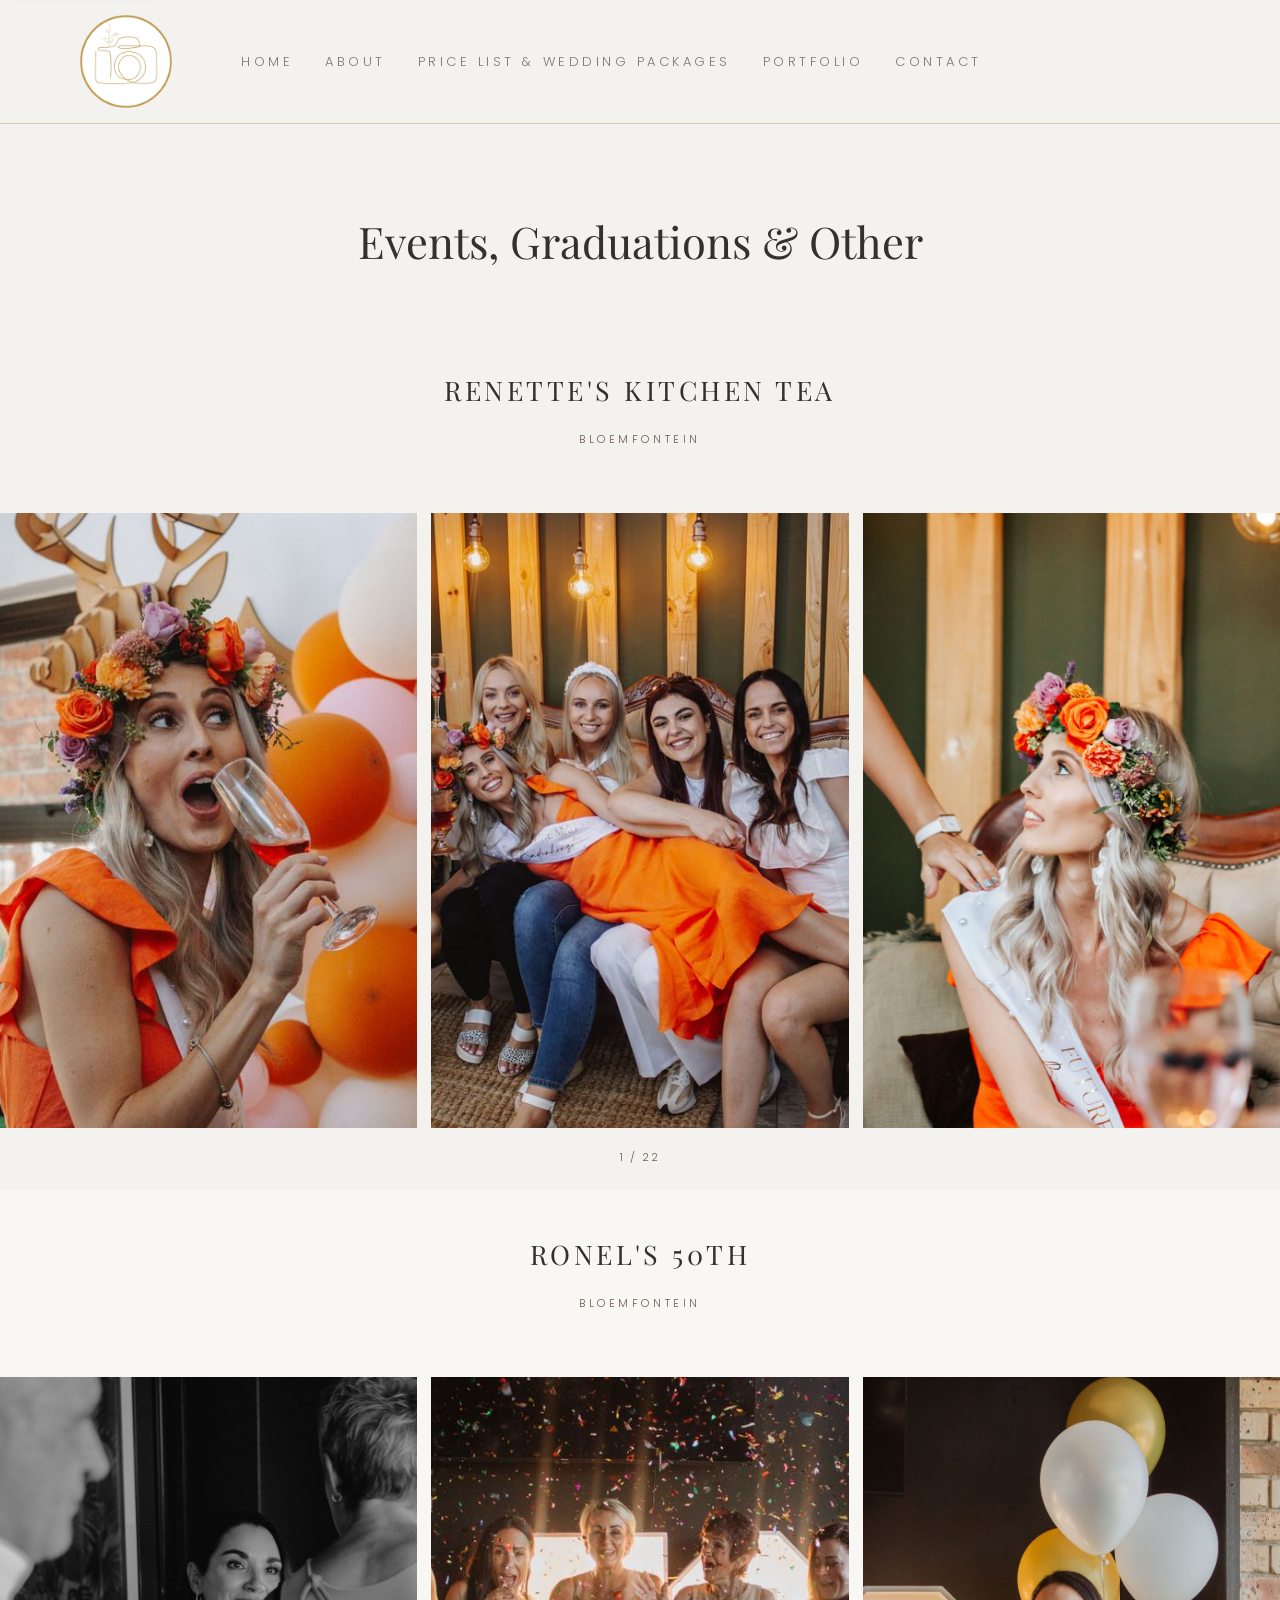
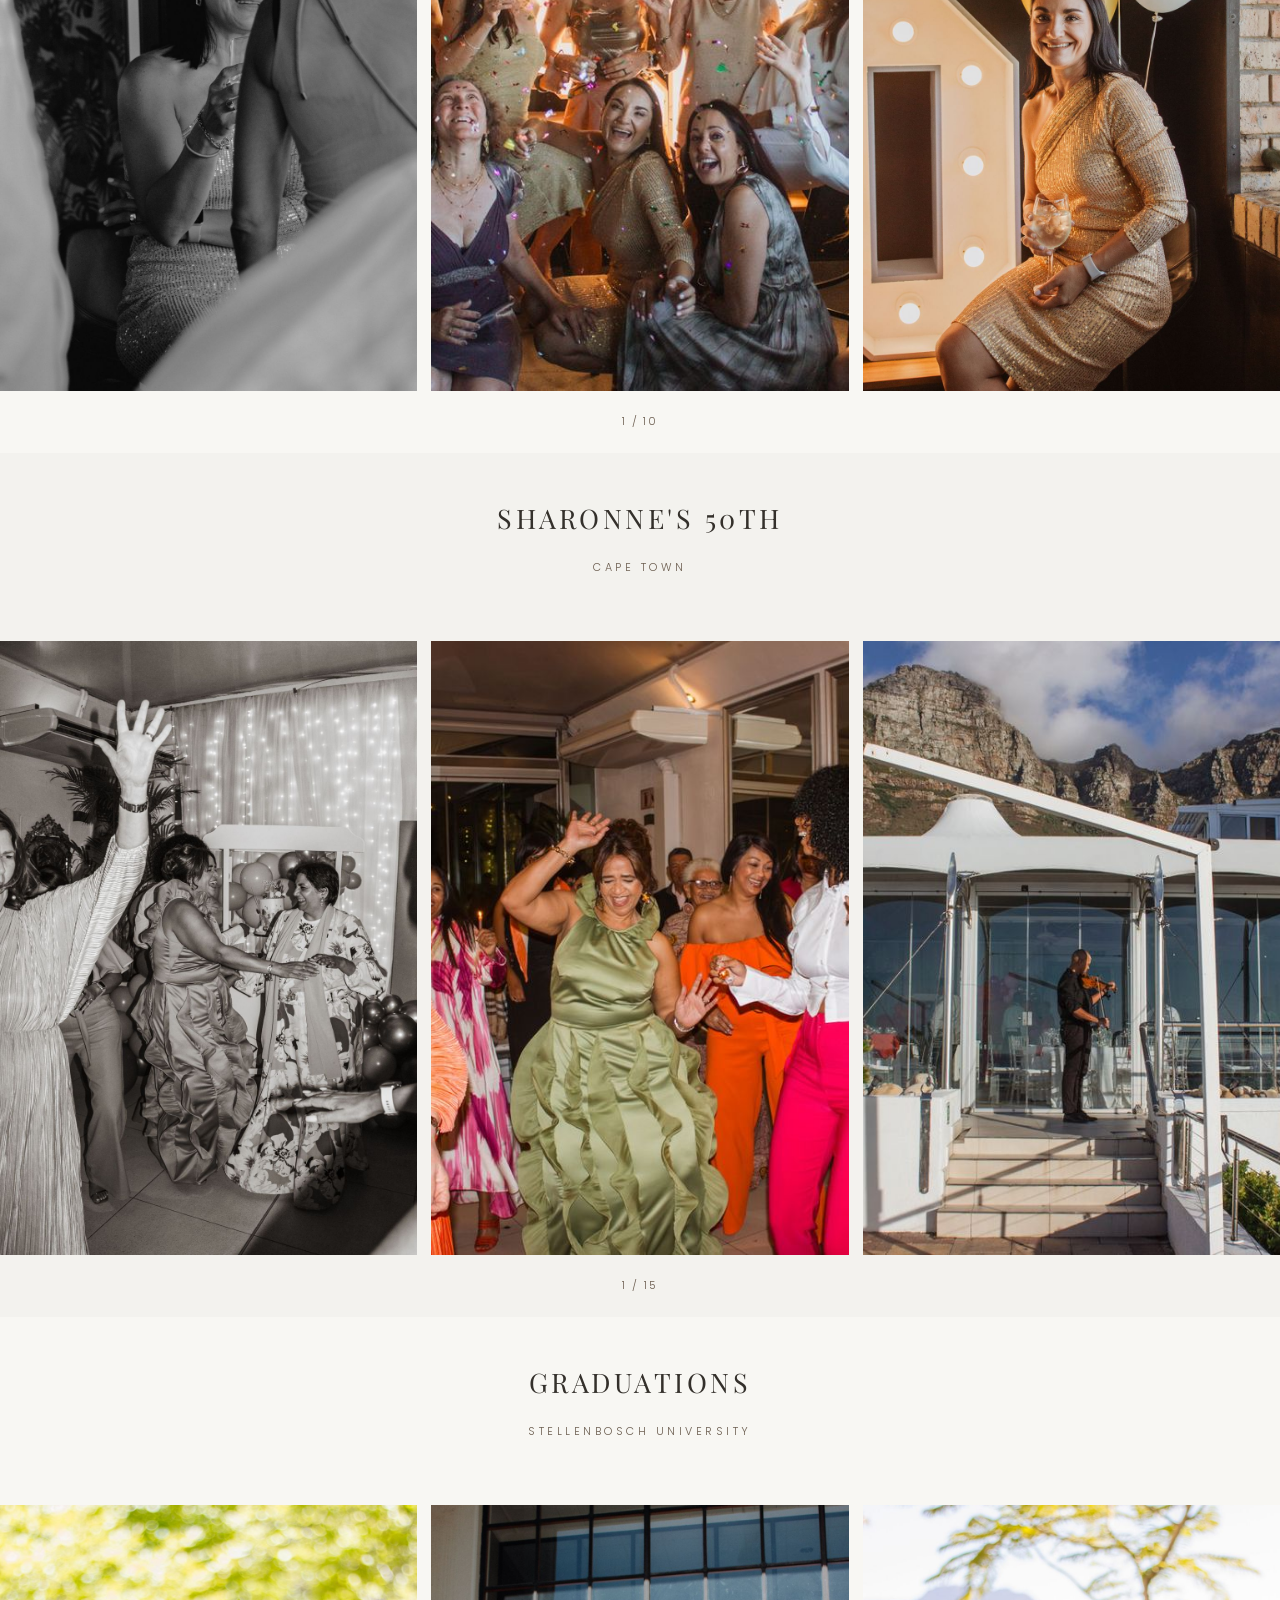
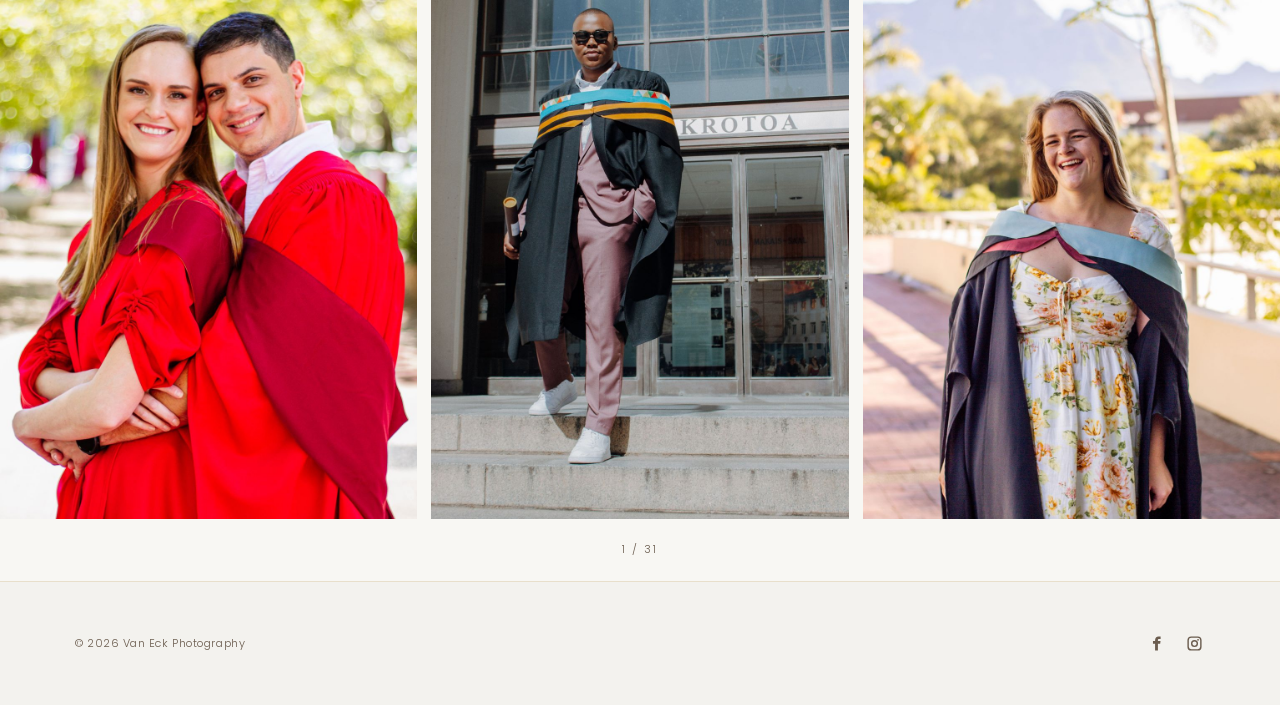
<file: families-copy/index.html>
<!doctype html>
<html lang="en">
<head>
  <meta charset="utf-8">
  <meta name="viewport" content="width=device-width, initial-scale=1">
  <meta name="description" content="Events, Graduations &amp; Other photography portfolio by Van Eck Photography.">
  <meta name="theme-color" content="#f3f2ee">
  <title>Events, Graduations &amp; Other | Van Eck Photography</title>
  <link rel="icon" type="image/png" href="../assets/images/shared/logo.png">
  <link rel="stylesheet" href="../assets/css/styles.css">
  <script src="../assets/js/site.js" defer></script>
</head>
<body data-route="/families-copy/">
  <a class="skip-link" href="#main-content">Skip to content</a>
  
    <header class="site-header">
      <a class="brand" href="../index.html">
        <img src="../assets/images/shared/logo.png" alt="Van Eck Photography">
      </a>
      <button class="menu-toggle" type="button" aria-expanded="false" aria-controls="site-navigation">
        <span></span><span></span><span></span><span class="sr-only">Toggle navigation</span>
      </button>
      <nav id="site-navigation" aria-label="Primary navigation">
        <ul><li class="nav-item"><a href="../index.html">Home</a></li><li class="nav-item"><a href="../about/">About</a></li><li class="nav-item"><a href="../price-list/">Price List &amp; Wedding Packages</a></li><li class="nav-item has-dropdown"><a href="../portfolio/">Portfolio</a><div class="dropdown"><a href="../wedding/">Wedding</a><a href="../engagement/">Engagement</a><a href="../fashion/">Couples</a><a href="../casual/">Families</a><a href="../families-copy/">Graduations, Events &amp; Other</a></div></li><li class="nav-item"><a href="../contact/">Contact</a></li></ul>
      </nav>
    </header>
    
  <main id="main-content"><section class="page-heading gallery-heading"><h1>Events, Graduations &amp; Other</h1></section>
          <section class="album-section">
            <div class="album-heading"><h2>renette&#x27;s kitchen tea</h2><p>Bloemfontein</p></div>
            
      <div class="carousel" data-carousel aria-label="renette&#x27;s kitchen tea photo gallery">
        <button class="carousel-arrow previous" type="button" aria-label="Previous photograph">‹</button>
        <div class="carousel-track"><figure class="carousel-slide"><img src="../assets/images/families-copy/IMG_6121-ec5c3290-1000.jpg" alt="renette&#x27;s kitchen tea — photograph 1" loading="eager" decoding="async"></figure><figure class="carousel-slide"><img src="../assets/images/families-copy/IMG_6081-bf2ef673-1000.jpg" alt="renette&#x27;s kitchen tea — photograph 2" loading="eager" decoding="async"></figure><figure class="carousel-slide"><img src="../assets/images/families-copy/IMG_5720-2-368eae88-1000.jpg" alt="renette&#x27;s kitchen tea — photograph 3" loading="eager" decoding="async"></figure><figure class="carousel-slide"><img src="../assets/images/families-copy/IMG_5430-7e390fe0-1000.jpg" alt="renette&#x27;s kitchen tea — photograph 4" loading="lazy" decoding="async"></figure><figure class="carousel-slide"><img src="../assets/images/families-copy/IMG_5406-7047a819-1000.jpg" alt="renette&#x27;s kitchen tea — photograph 5" loading="lazy" decoding="async"></figure><figure class="carousel-slide"><img src="../assets/images/families-copy/IMG_5525-2ac73079-1000.jpg" alt="renette&#x27;s kitchen tea — photograph 6" loading="lazy" decoding="async"></figure><figure class="carousel-slide"><img src="../assets/images/families-copy/IMG_5612-65cdfdb2-1000.jpg" alt="renette&#x27;s kitchen tea — photograph 7" loading="lazy" decoding="async"></figure><figure class="carousel-slide"><img src="../assets/images/families-copy/IMG_5802-c408bba2-1000.jpg" alt="renette&#x27;s kitchen tea — photograph 8" loading="lazy" decoding="async"></figure><figure class="carousel-slide"><img src="../assets/images/families-copy/IMG_5495-d182ee09-1000.jpg" alt="renette&#x27;s kitchen tea — photograph 9" loading="lazy" decoding="async"></figure><figure class="carousel-slide"><img src="../assets/images/families-copy/IMG_5435-82f02aea-1000.jpg" alt="renette&#x27;s kitchen tea — photograph 10" loading="lazy" decoding="async"></figure><figure class="carousel-slide"><img src="../assets/images/families-copy/IMG_5527-23356cfa-1000.jpg" alt="renette&#x27;s kitchen tea — photograph 11" loading="lazy" decoding="async"></figure><figure class="carousel-slide"><img src="../assets/images/families-copy/IMG_5896-5c603d43-1000.jpg" alt="renette&#x27;s kitchen tea — photograph 12" loading="lazy" decoding="async"></figure><figure class="carousel-slide"><img src="../assets/images/families-copy/IMG_5648-Enhanced-NR-06e631ab-1000.jpg" alt="renette&#x27;s kitchen tea — photograph 13" loading="lazy" decoding="async"></figure><figure class="carousel-slide"><img src="../assets/images/families-copy/IMG_5751-65fc6a6b-1000.jpg" alt="renette&#x27;s kitchen tea — photograph 14" loading="lazy" decoding="async"></figure><figure class="carousel-slide"><img src="../assets/images/families-copy/IMG_5638-f451b358-1000.jpg" alt="renette&#x27;s kitchen tea — photograph 15" loading="lazy" decoding="async"></figure><figure class="carousel-slide"><img src="../assets/images/families-copy/IMG_5721-d5c065b8-1000.jpg" alt="renette&#x27;s kitchen tea — photograph 16" loading="lazy" decoding="async"></figure><figure class="carousel-slide"><img src="../assets/images/families-copy/IMG_5664-974be898-1000.jpg" alt="renette&#x27;s kitchen tea — photograph 17" loading="lazy" decoding="async"></figure><figure class="carousel-slide"><img src="../assets/images/families-copy/IMG_5830-2777e74b-1000.jpg" alt="renette&#x27;s kitchen tea — photograph 18" loading="lazy" decoding="async"></figure><figure class="carousel-slide"><img src="../assets/images/families-copy/IMG_5817-86b2a15b-1000.jpg" alt="renette&#x27;s kitchen tea — photograph 19" loading="lazy" decoding="async"></figure><figure class="carousel-slide"><img src="../assets/images/families-copy/IMG_5884-2-fda57b53-1000.jpg" alt="renette&#x27;s kitchen tea — photograph 20" loading="lazy" decoding="async"></figure><figure class="carousel-slide"><img src="../assets/images/families-copy/IMG_6077-aed7bfb0-1000.jpg" alt="renette&#x27;s kitchen tea — photograph 21" loading="lazy" decoding="async"></figure><figure class="carousel-slide"><img src="../assets/images/families-copy/IMG_6119-1eebb063-1000.jpg" alt="renette&#x27;s kitchen tea — photograph 22" loading="lazy" decoding="async"></figure></div>
        <button class="carousel-arrow next" type="button" aria-label="Next photograph">›</button>
        <p class="carousel-count"><span>1</span> / 22</p>
      </div>
    
          </section>
        
          <section class="album-section">
            <div class="album-heading"><h2>ronel&#x27;s 50th</h2><p>bloemfontein</p></div>
            
      <div class="carousel" data-carousel aria-label="ronel&#x27;s 50th photo gallery">
        <button class="carousel-arrow previous" type="button" aria-label="Previous photograph">‹</button>
        <div class="carousel-track"><figure class="carousel-slide"><img src="../assets/images/families-copy/IMG_4480-d39f7297-1000.jpg" alt="ronel&#x27;s 50th — photograph 1" loading="eager" decoding="async"></figure><figure class="carousel-slide"><img src="../assets/images/families-copy/IMG_4599-a04ff313-1000.jpg" alt="ronel&#x27;s 50th — photograph 2" loading="eager" decoding="async"></figure><figure class="carousel-slide"><img src="../assets/images/families-copy/IMG_4237-6d525603-1000.jpg" alt="ronel&#x27;s 50th — photograph 3" loading="eager" decoding="async"></figure><figure class="carousel-slide"><img src="../assets/images/families-copy/IMG_4281-cc971013-1000.jpg" alt="ronel&#x27;s 50th — photograph 4" loading="lazy" decoding="async"></figure><figure class="carousel-slide"><img src="../assets/images/families-copy/IMG_4298-1bf3cfb1-1000.jpg" alt="ronel&#x27;s 50th — photograph 5" loading="lazy" decoding="async"></figure><figure class="carousel-slide"><img src="../assets/images/families-copy/IMG_4267-3e2092e0-1000.jpg" alt="ronel&#x27;s 50th — photograph 6" loading="lazy" decoding="async"></figure><figure class="carousel-slide"><img src="../assets/images/families-copy/IMG_4385-c2663b54-1000.jpg" alt="ronel&#x27;s 50th — photograph 7" loading="lazy" decoding="async"></figure><figure class="carousel-slide"><img src="../assets/images/families-copy/IMG_4388-725a3487-1000.jpg" alt="ronel&#x27;s 50th — photograph 8" loading="lazy" decoding="async"></figure><figure class="carousel-slide"><img src="../assets/images/families-copy/IMG_4418-80edb674-1000.jpg" alt="ronel&#x27;s 50th — photograph 9" loading="lazy" decoding="async"></figure><figure class="carousel-slide"><img src="../assets/images/families-copy/IMG_4453-2128f064-1000.jpg" alt="ronel&#x27;s 50th — photograph 10" loading="lazy" decoding="async"></figure></div>
        <button class="carousel-arrow next" type="button" aria-label="Next photograph">›</button>
        <p class="carousel-count"><span>1</span> / 10</p>
      </div>
    
          </section>
        
          <section class="album-section">
            <div class="album-heading"><h2>Sharonne&#x27;s 50th</h2><p>cape town</p></div>
            
      <div class="carousel" data-carousel aria-label="Sharonne&#x27;s 50th photo gallery">
        <button class="carousel-arrow previous" type="button" aria-label="Previous photograph">‹</button>
        <div class="carousel-track"><figure class="carousel-slide"><img src="../assets/images/families-copy/IMG_7046-2-c59bd08c-1000.jpg" alt="Sharonne&#x27;s 50th — photograph 1" loading="eager" decoding="async"></figure><figure class="carousel-slide"><img src="../assets/images/families-copy/IMG_7033-Enhanced-NR-372c527f-1000.jpg" alt="Sharonne&#x27;s 50th — photograph 2" loading="eager" decoding="async"></figure><figure class="carousel-slide"><img src="../assets/images/families-copy/IMG_6370-b29339b4-1000.jpg" alt="Sharonne&#x27;s 50th — photograph 3" loading="eager" decoding="async"></figure><figure class="carousel-slide"><img src="../assets/images/families-copy/IMG_6384-4024bb47-1000.jpg" alt="Sharonne&#x27;s 50th — photograph 4" loading="lazy" decoding="async"></figure><figure class="carousel-slide"><img src="../assets/images/families-copy/IMG_6414-e1e1fd57-1000.jpg" alt="Sharonne&#x27;s 50th — photograph 5" loading="lazy" decoding="async"></figure><figure class="carousel-slide"><img src="../assets/images/families-copy/IMG_6394-13567fa4-1000.jpg" alt="Sharonne&#x27;s 50th — photograph 6" loading="lazy" decoding="async"></figure><figure class="carousel-slide"><img src="../assets/images/families-copy/IMG_6486-Enhanced-NR-368522f5-1000.jpg" alt="Sharonne&#x27;s 50th — photograph 7" loading="lazy" decoding="async"></figure><figure class="carousel-slide"><img src="../assets/images/families-copy/IMG_6532-c432a006-1000.jpg" alt="Sharonne&#x27;s 50th — photograph 8" loading="lazy" decoding="async"></figure><figure class="carousel-slide"><img src="../assets/images/families-copy/IMG_6652-Enhanced-NR-dca0167a-1000.jpg" alt="Sharonne&#x27;s 50th — photograph 9" loading="lazy" decoding="async"></figure><figure class="carousel-slide"><img src="../assets/images/families-copy/IMG_6676-Enhanced-NR-6c9c19a9-1000.jpg" alt="Sharonne&#x27;s 50th — photograph 10" loading="lazy" decoding="async"></figure><figure class="carousel-slide"><img src="../assets/images/families-copy/IMG_6743-Enhanced-NR-9e2b9b5a-1000.jpg" alt="Sharonne&#x27;s 50th — photograph 11" loading="lazy" decoding="async"></figure><figure class="carousel-slide"><img src="../assets/images/families-copy/IMG_6821-Enhanced-NR-3feedd4a-1000.jpg" alt="Sharonne&#x27;s 50th — photograph 12" loading="lazy" decoding="async"></figure><figure class="carousel-slide"><img src="../assets/images/families-copy/IMG_6818-Enhanced-NR-cd595fb9-1000.jpg" alt="Sharonne&#x27;s 50th — photograph 13" loading="lazy" decoding="async"></figure><figure class="carousel-slide"><img src="../assets/images/families-copy/IMG_6843-Enhanced-NR-e88a02e8-1000.jpg" alt="Sharonne&#x27;s 50th — photograph 14" loading="lazy" decoding="async"></figure><figure class="carousel-slide"><img src="../assets/images/families-copy/IMG_6858-Enhanced-NR-d2b9d4f7-1000.jpg" alt="Sharonne&#x27;s 50th — photograph 15" loading="lazy" decoding="async"></figure></div>
        <button class="carousel-arrow next" type="button" aria-label="Next photograph">›</button>
        <p class="carousel-count"><span>1</span> / 15</p>
      </div>
    
          </section>
        
          <section class="album-section">
            <div class="album-heading"><h2>graduations</h2><p>stellenbosch university</p></div>
            
      <div class="carousel" data-carousel aria-label="graduations photo gallery">
        <button class="carousel-arrow previous" type="button" aria-label="Previous photograph">‹</button>
        <div class="carousel-track"><figure class="carousel-slide"><img src="../assets/images/families-copy/IMG_0278-85fb00b4-1000.jpg" alt="graduations — photograph 1" loading="eager" decoding="async"></figure><figure class="carousel-slide"><img src="../assets/images/families-copy/IMG_9140-d535cda0-1000.jpg" alt="graduations — photograph 2" loading="eager" decoding="async"></figure><figure class="carousel-slide"><img src="../assets/images/families-copy/IMG_2505-14240a6f-1000.jpg" alt="graduations — photograph 3" loading="eager" decoding="async"></figure><figure class="carousel-slide"><img src="../assets/images/families-copy/IMG_7587-Enhanced-NR-621e184d-1000.jpg" alt="graduations — photograph 4" loading="lazy" decoding="async"></figure><figure class="carousel-slide"><img src="../assets/images/families-copy/IMG_9052-Enhanced-NR-4ef13368-1000.jpg" alt="graduations — photograph 5" loading="lazy" decoding="async"></figure><figure class="carousel-slide"><img src="../assets/images/families-copy/IMG_9091-bc46b19b-1000.jpg" alt="graduations — photograph 6" loading="lazy" decoding="async"></figure><figure class="carousel-slide"><img src="../assets/images/families-copy/IMG_8080-1c582bcc-1000.jpg" alt="graduations — photograph 7" loading="lazy" decoding="async"></figure><figure class="carousel-slide"><img src="../assets/images/families-copy/IMG_8220-bd9d6ddc-1000.jpg" alt="graduations — photograph 8" loading="lazy" decoding="async"></figure><figure class="carousel-slide"><img src="../assets/images/families-copy/IMG_8226-4f2aef2f-1000.jpg" alt="graduations — photograph 9" loading="lazy" decoding="async"></figure><figure class="carousel-slide"><img src="../assets/images/families-copy/IMG_8470-b755b2b0-1000.jpg" alt="graduations — photograph 10" loading="lazy" decoding="async"></figure><figure class="carousel-slide"><img src="../assets/images/families-copy/IMG_8458-9286efe1-1000.jpg" alt="graduations — photograph 11" loading="lazy" decoding="async"></figure><figure class="carousel-slide"><img src="../assets/images/families-copy/IMG_8534-85a4eb9a-1000.jpg" alt="graduations — photograph 12" loading="lazy" decoding="async"></figure><figure class="carousel-slide"><img src="../assets/images/families-copy/IMG_8486-77136969-1000.jpg" alt="graduations — photograph 13" loading="lazy" decoding="async"></figure><figure class="carousel-slide"><img src="../assets/images/families-copy/IMG_7962-66335563-1000.jpg" alt="graduations — photograph 14" loading="lazy" decoding="async"></figure><figure class="carousel-slide"><img src="../assets/images/families-copy/IMG_7939-9484d790-1000.jpg" alt="graduations — photograph 15" loading="lazy" decoding="async"></figure><figure class="carousel-slide"><img src="../assets/images/families-copy/IMG_8003-2-23f54be7-1000.jpg" alt="graduations — photograph 16" loading="lazy" decoding="async"></figure><figure class="carousel-slide"><img src="../assets/images/families-copy/IMG_1929-f7d441e8-1000.jpg" alt="graduations — photograph 17" loading="lazy" decoding="async"></figure><figure class="carousel-slide"><img src="../assets/images/families-copy/IMG_1582-2-3531b8b3-1000.jpg" alt="graduations — photograph 18" loading="lazy" decoding="async"></figure><figure class="carousel-slide"><img src="../assets/images/families-copy/IMG_1681-77ba3593-1000.jpg" alt="graduations — photograph 19" loading="lazy" decoding="async"></figure><figure class="carousel-slide"><img src="../assets/images/families-copy/IMG_1864-2-850db760-1000.jpg" alt="graduations — photograph 20" loading="lazy" decoding="async"></figure><figure class="carousel-slide"><img src="../assets/images/families-copy/IMG_2802-44296675-1000.jpg" alt="graduations — photograph 21" loading="lazy" decoding="async"></figure><figure class="carousel-slide"><img src="../assets/images/families-copy/IMG_2767-b69ee486-1000.jpg" alt="graduations — photograph 22" loading="lazy" decoding="async"></figure><figure class="carousel-slide"><img src="../assets/images/families-copy/IMG_2872-20f64293-1000.jpg" alt="graduations — photograph 23" loading="lazy" decoding="async"></figure><figure class="carousel-slide"><img src="../assets/images/families-copy/IMG_2929-b18df84c-1000.jpg" alt="graduations — photograph 24" loading="lazy" decoding="async"></figure><figure class="carousel-slide"><img src="../assets/images/families-copy/IMG_0441-23912ed3-1000.jpg" alt="graduations — photograph 25" loading="lazy" decoding="async"></figure><figure class="carousel-slide"><img src="../assets/images/families-copy/IMG_0676-611aa3f3-1000.jpg" alt="graduations — photograph 26" loading="lazy" decoding="async"></figure><figure class="carousel-slide"><img src="../assets/images/families-copy/IMG_0553-93ad2100-1000.jpg" alt="graduations — photograph 27" loading="lazy" decoding="async"></figure><figure class="carousel-slide"><img src="../assets/images/families-copy/IMG_9918-cf411743-1000.jpg" alt="graduations — photograph 28" loading="lazy" decoding="async"></figure><figure class="carousel-slide"><img src="../assets/images/families-copy/IMG_0888-5a7c0f0b-1000.jpg" alt="graduations — photograph 29" loading="lazy" decoding="async"></figure><figure class="carousel-slide"><img src="../assets/images/families-copy/IMG_1369-56cd620c-1000.jpg" alt="graduations — photograph 30" loading="lazy" decoding="async"></figure><figure class="carousel-slide"><img src="../assets/images/families-copy/IMG_1491-e1bcfe7b-1000.jpg" alt="graduations — photograph 31" loading="lazy" decoding="async"></figure></div>
        <button class="carousel-arrow next" type="button" aria-label="Next photograph">›</button>
        <p class="carousel-count"><span>1</span> / 31</p>
      </div>
    
          </section>
        </main>
  
    <footer class="site-footer">
      <p>© 2026 Van Eck Photography</p>
      <div class="social-links" aria-label="Social media">
        <a href="https://www.facebook.com/profile.php?id=61556693330722&amp;mibextid=LQQJ4d" target="_blank" rel="noopener noreferrer" aria-label="Facebook">
          <svg viewBox="0 0 24 24" aria-hidden="true"><path d="M14 8.5V6.7c0-.8.5-1 1-1h2.8V2.1L15 2c-3.2 0-5 1.9-5 5.3v1.2H7v4h3V22h4v-9.5h3.2l.5-4H14Z"/></svg>
        </a>
        <a href="https://www.instagram.com/vaneck.photography" target="_blank" rel="noopener noreferrer" aria-label="Instagram">
          <svg viewBox="0 0 24 24" aria-hidden="true"><path d="M7.5 2h9A5.5 5.5 0 0 1 22 7.5v9a5.5 5.5 0 0 1-5.5 5.5h-9A5.5 5.5 0 0 1 2 16.5v-9A5.5 5.5 0 0 1 7.5 2Zm0 2A3.5 3.5 0 0 0 4 7.5v9A3.5 3.5 0 0 0 7.5 20h9a3.5 3.5 0 0 0 3.5-3.5v-9A3.5 3.5 0 0 0 16.5 4h-9ZM17 5.5a1.25 1.25 0 1 1 0 2.5 1.25 1.25 0 0 1 0-2.5ZM12 7a5 5 0 1 1 0 10 5 5 0 0 1 0-10Zm0 2a3 3 0 1 0 0 6 3 3 0 0 0 0-6Z"/></svg>
        </a>
      </div>
    </footer>
    
</body>
</html>
</file>
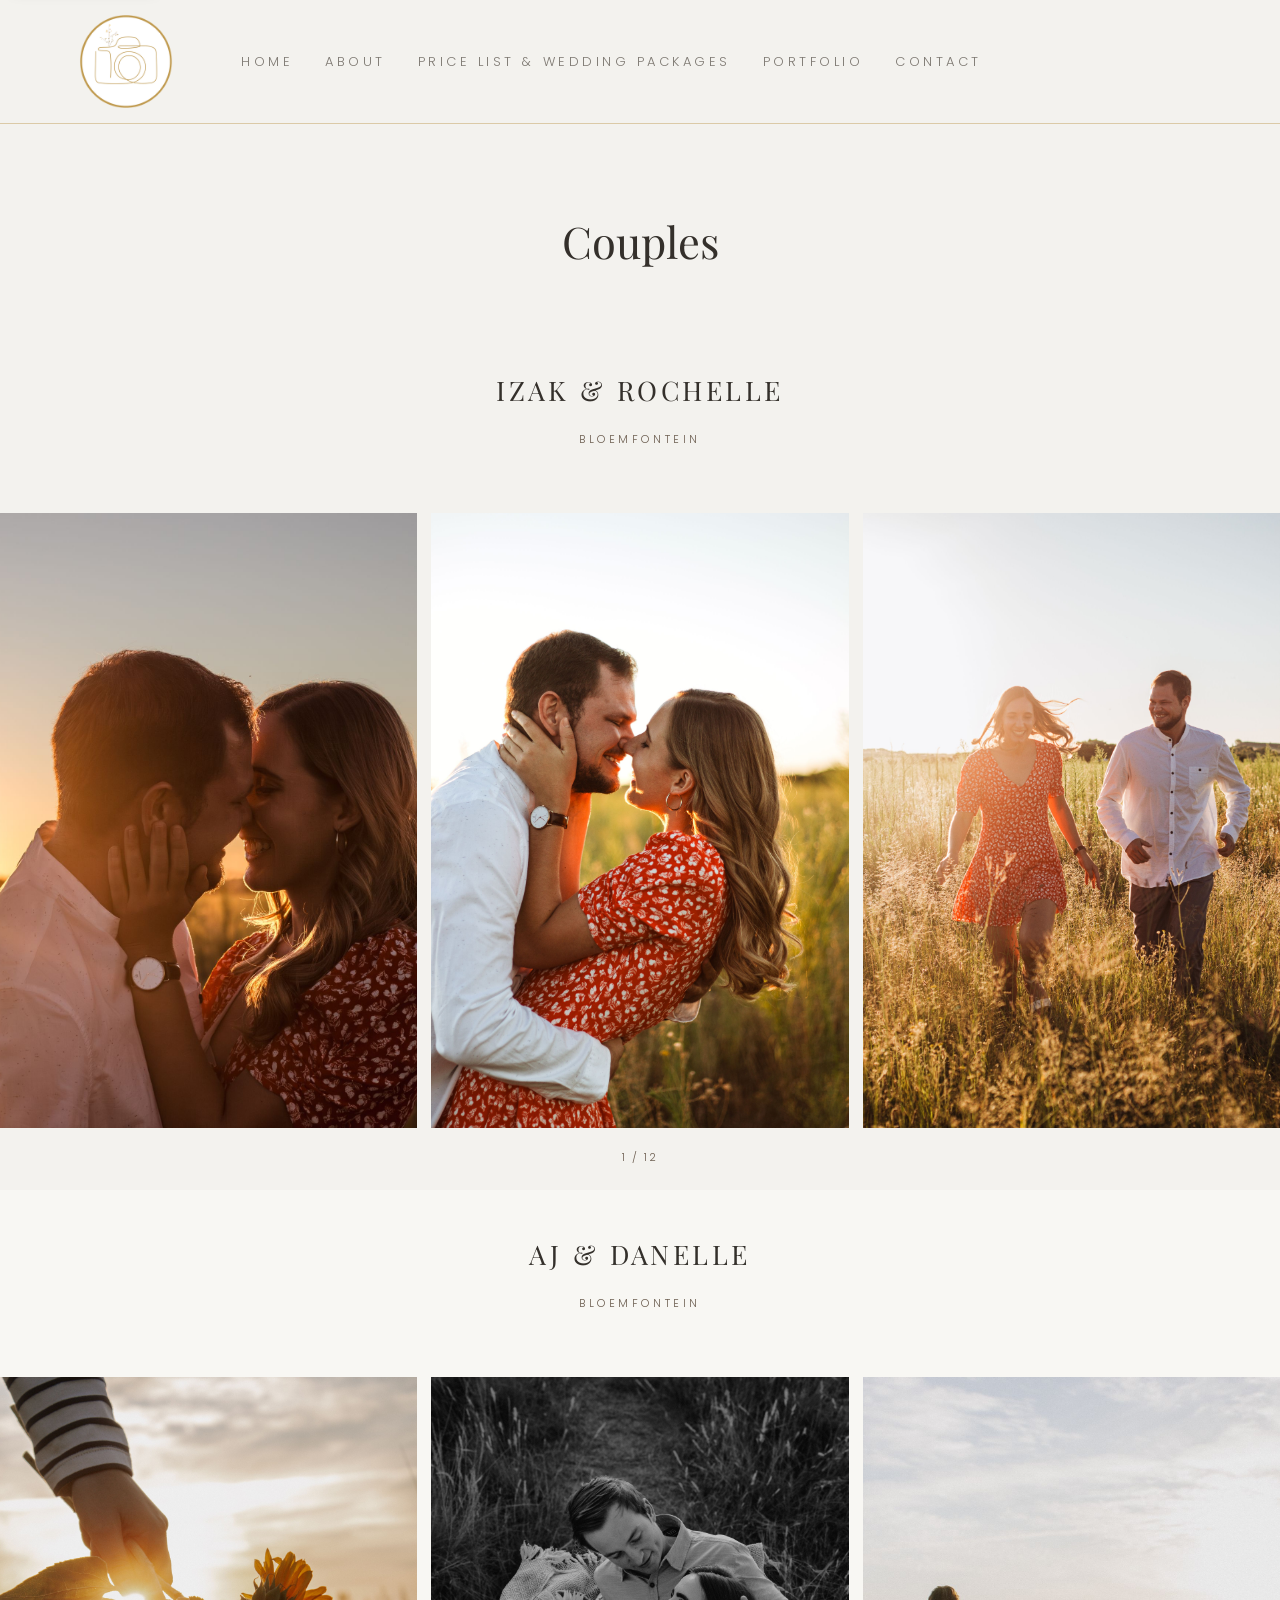
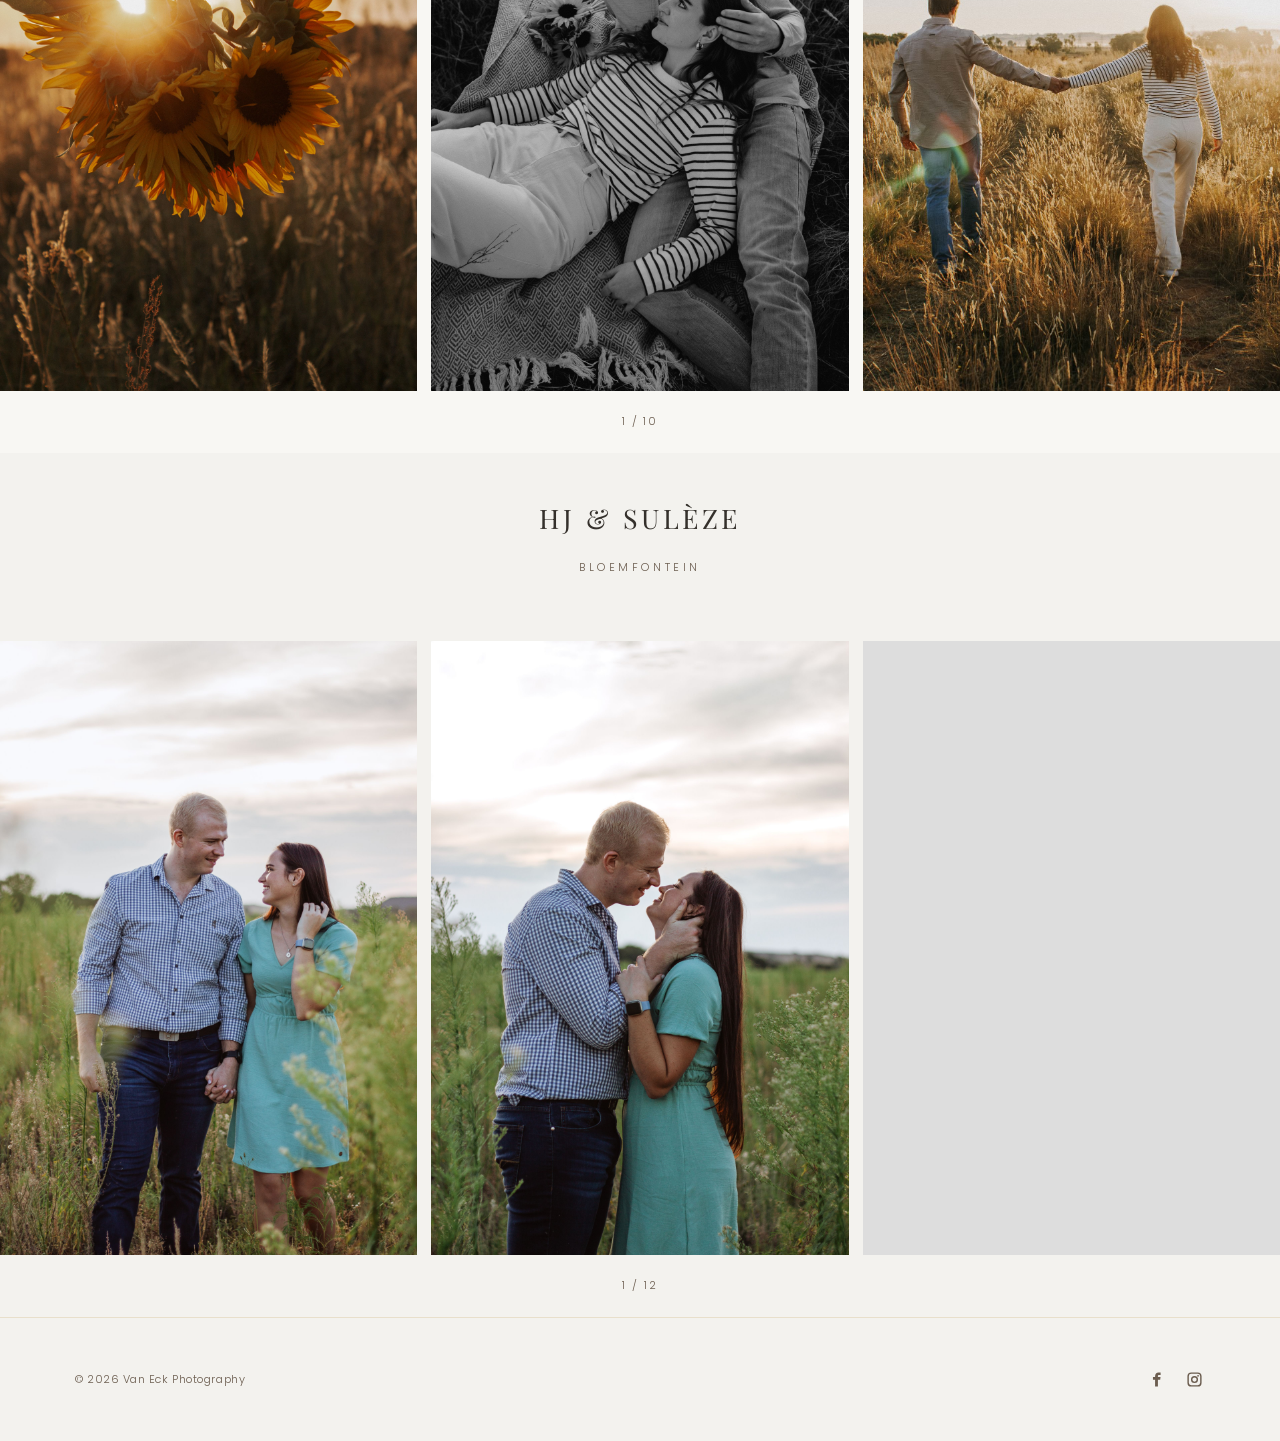
<file: fashion/index.html>
<!doctype html>
<html lang="en">
<head>
  <meta charset="utf-8">
  <meta name="viewport" content="width=device-width, initial-scale=1">
  <meta name="description" content="Couples photography portfolio by Van Eck Photography.">
  <meta name="theme-color" content="#f3f2ee">
  <title>Couples | Van Eck Photography</title>
  <link rel="icon" type="image/png" href="../assets/images/shared/logo.png">
  <link rel="stylesheet" href="../assets/css/styles.css">
  <script src="../assets/js/site.js" defer></script>
</head>
<body data-route="/fashion/">
  <a class="skip-link" href="#main-content">Skip to content</a>
  
    <header class="site-header">
      <a class="brand" href="../index.html">
        <img src="../assets/images/shared/logo.png" alt="Van Eck Photography">
      </a>
      <button class="menu-toggle" type="button" aria-expanded="false" aria-controls="site-navigation">
        <span></span><span></span><span></span><span class="sr-only">Toggle navigation</span>
      </button>
      <nav id="site-navigation" aria-label="Primary navigation">
        <ul><li class="nav-item"><a href="../index.html">Home</a></li><li class="nav-item"><a href="../about/">About</a></li><li class="nav-item"><a href="../price-list/">Price List &amp; Wedding Packages</a></li><li class="nav-item has-dropdown"><a href="../portfolio/">Portfolio</a><div class="dropdown"><a href="../wedding/">Wedding</a><a href="../engagement/">Engagement</a><a href="../fashion/">Couples</a><a href="../casual/">Families</a><a href="../families-copy/">Graduations, Events &amp; Other</a></div></li><li class="nav-item"><a href="../contact/">Contact</a></li></ul>
      </nav>
    </header>
    
  <main id="main-content"><section class="page-heading gallery-heading"><h1>Couples</h1></section>
          <section class="album-section">
            <div class="album-heading"><h2>izak &amp; rochelle</h2><p>bloemfontein</p></div>
            
      <div class="carousel" data-carousel aria-label="izak &amp; rochelle photo gallery">
        <button class="carousel-arrow previous" type="button" aria-label="Previous photograph">‹</button>
        <div class="carousel-track"><figure class="carousel-slide"><img src="../assets/images/fashion/IMG_4883-Enhanced-NR-5f64053b-2500.jpg" alt="izak &amp; rochelle — photograph 1" loading="eager" decoding="async"></figure><figure class="carousel-slide"><img src="../assets/images/fashion/IMG_4893-ef580ae8-2500.jpg" alt="izak &amp; rochelle — photograph 2" loading="eager" decoding="async"></figure><figure class="carousel-slide"><img src="../assets/images/fashion/IMG_4747-3d2bb390-2500.jpg" alt="izak &amp; rochelle — photograph 3" loading="eager" decoding="async"></figure><figure class="carousel-slide"><img src="../assets/images/fashion/IMG_4748-cf9c3163-2500.jpg" alt="izak &amp; rochelle — photograph 4" loading="lazy" decoding="async"></figure><figure class="carousel-slide"><img src="../assets/images/fashion/IMG_4790-18f8eec1-2500.jpg" alt="izak &amp; rochelle — photograph 5" loading="lazy" decoding="async"></figure><figure class="carousel-slide"><img src="../assets/images/fashion/IMG_4776-Enhanced-NR-4a3e6370-2500.jpg" alt="izak &amp; rochelle — photograph 6" loading="lazy" decoding="async"></figure><figure class="carousel-slide"><img src="../assets/images/fashion/IMG_4803-f9117d5d-2500.jpg" alt="izak &amp; rochelle — photograph 7" loading="lazy" decoding="async"></figure><figure class="carousel-slide"><img src="../assets/images/fashion/IMG_4808-492d728e-2500.jpg" alt="izak &amp; rochelle — photograph 8" loading="lazy" decoding="async"></figure><figure class="carousel-slide"><img src="../assets/images/fashion/IMG_4822-1a5fb66d-2500.jpg" alt="izak &amp; rochelle — photograph 9" loading="lazy" decoding="async"></figure><figure class="carousel-slide"><img src="../assets/images/fashion/IMG_4852-add387c8-2500.jpg" alt="izak &amp; rochelle — photograph 10" loading="lazy" decoding="async"></figure><figure class="carousel-slide"><img src="../assets/images/fashion/IMG_4825-e8e8349e-2500.jpg" alt="izak &amp; rochelle — photograph 11" loading="lazy" decoding="async"></figure><figure class="carousel-slide"><img src="../assets/images/fashion/IMG_4842-cd3b69cf-2500.jpg" alt="izak &amp; rochelle — photograph 12" loading="lazy" decoding="async"></figure></div>
        <button class="carousel-arrow next" type="button" aria-label="Next photograph">›</button>
        <p class="carousel-count"><span>1</span> / 12</p>
      </div>
    
          </section>
        
          <section class="album-section">
            <div class="album-heading"><h2>AJ &amp; danelle</h2><p>bloemfontein</p></div>
            
      <div class="carousel" data-carousel aria-label="AJ &amp; danelle photo gallery">
        <button class="carousel-arrow previous" type="button" aria-label="Previous photograph">‹</button>
        <div class="carousel-track"><figure class="carousel-slide"><img src="../assets/images/fashion/IMG_3077-ff52d6a1-2500.jpg" alt="AJ &amp; danelle — photograph 1" loading="eager" decoding="async"></figure><figure class="carousel-slide"><img src="../assets/images/fashion/IMG_3092-2-c06a1982-2500.jpg" alt="AJ &amp; danelle — photograph 2" loading="eager" decoding="async"></figure><figure class="carousel-slide"><img src="../assets/images/fashion/IMG_2994-Enhanced-NR-15a40f5b-2500.jpg" alt="AJ &amp; danelle — photograph 3" loading="eager" decoding="async"></figure><figure class="carousel-slide"><img src="../assets/images/fashion/IMG_2990-2-Enhanced-NR-b461494b-2500.jpg" alt="AJ &amp; danelle — photograph 4" loading="lazy" decoding="async"></figure><figure class="carousel-slide"><img src="../assets/images/fashion/IMG_3028-Enhanced-NR-f6eac46b-2500.jpg" alt="AJ &amp; danelle — photograph 5" loading="lazy" decoding="async"></figure><figure class="carousel-slide"><img src="../assets/images/fashion/IMG_3020-045d4698-2500.jpg" alt="AJ &amp; danelle — photograph 6" loading="lazy" decoding="async"></figure><figure class="carousel-slide"><img src="../assets/images/fashion/IMG_3033-Enhanced-NR-52c8d8a4-2500.jpg" alt="AJ &amp; danelle — photograph 7" loading="lazy" decoding="async"></figure><figure class="carousel-slide"><img src="../assets/images/fashion/IMG_3043-Enhanced-NR-771b85f5-2500.jpg" alt="AJ &amp; danelle — photograph 8" loading="lazy" decoding="async"></figure><figure class="carousel-slide"><img src="../assets/images/fashion/IMG_3052-Enhanced-NR-85ac0706-2500.jpg" alt="AJ &amp; danelle — photograph 9" loading="lazy" decoding="async"></figure><figure class="carousel-slide"><img src="../assets/images/fashion/IMG_3060-Enhanced-NR-32dd9b71-2500.jpg" alt="AJ &amp; danelle — photograph 10" loading="lazy" decoding="async"></figure></div>
        <button class="carousel-arrow next" type="button" aria-label="Next photograph">›</button>
        <p class="carousel-count"><span>1</span> / 10</p>
      </div>
    
          </section>
        
          <section class="album-section">
            <div class="album-heading"><h2>hj &amp; sulèze</h2><p>bloemfontein</p></div>
            
      <div class="carousel" data-carousel aria-label="hj &amp; sulèze photo gallery">
        <button class="carousel-arrow previous" type="button" aria-label="Previous photograph">‹</button>
        <div class="carousel-track"><figure class="carousel-slide"><img src="../assets/images/fashion/IMG_5368-26579635-2500.jpg" alt="hj &amp; sulèze — photograph 1" loading="eager" decoding="async"></figure><figure class="carousel-slide"><img src="../assets/images/fashion/IMG_5372-8c800b94-2500.jpg" alt="hj &amp; sulèze — photograph 2" loading="eager" decoding="async"></figure><figure class="carousel-slide"><img src="../assets/images/fashion/IMG_5223-f1312f66-2500.jpg" alt="hj &amp; sulèze — photograph 3" loading="eager" decoding="async"></figure><figure class="carousel-slide"><img src="../assets/images/fashion/IMG_5246-0386ad95-2500.jpg" alt="hj &amp; sulèze — photograph 4" loading="lazy" decoding="async"></figure><figure class="carousel-slide"><img src="../assets/images/fashion/IMG_5268-Enhanced-NR-b3baa246-2500.jpg" alt="hj &amp; sulèze — photograph 5" loading="lazy" decoding="async"></figure><figure class="carousel-slide"><img src="../assets/images/fashion/IMG_5258-Enhanced-NR-410d20b5-2500.jpg" alt="hj &amp; sulèze — photograph 6" loading="lazy" decoding="async"></figure><figure class="carousel-slide"><img src="../assets/images/fashion/IMG_5279-Enhanced-NR-e0c866a5-2500.jpg" alt="hj &amp; sulèze — photograph 7" loading="lazy" decoding="async"></figure><figure class="carousel-slide"><img src="../assets/images/fashion/IMG_5283-Enhanced-NR-a5622552-2500.jpg" alt="hj &amp; sulèze — photograph 8" loading="lazy" decoding="async"></figure><figure class="carousel-slide"><img src="../assets/images/fashion/IMG_5349-c5195d05-2500.jpg" alt="hj &amp; sulèze — photograph 9" loading="lazy" decoding="async"></figure><figure class="carousel-slide"><img src="../assets/images/fashion/IMG_5290-Enhanced-NR-37aedff6-2500.jpg" alt="hj &amp; sulèze — photograph 10" loading="lazy" decoding="async"></figure><figure class="carousel-slide"><img src="../assets/images/fashion/IMG_5353-966b99e6-2500.jpg" alt="hj &amp; sulèze — photograph 11" loading="lazy" decoding="async"></figure><figure class="carousel-slide"><img src="../assets/images/fashion/IMG_5352-64dc1b15-2500.jpg" alt="hj &amp; sulèze — photograph 12" loading="lazy" decoding="async"></figure></div>
        <button class="carousel-arrow next" type="button" aria-label="Next photograph">›</button>
        <p class="carousel-count"><span>1</span> / 12</p>
      </div>
    
          </section>
        </main>
  
    <footer class="site-footer">
      <p>© 2026 Van Eck Photography</p>
      <div class="social-links" aria-label="Social media">
        <a href="https://www.facebook.com/profile.php?id=61556693330722&amp;mibextid=LQQJ4d" target="_blank" rel="noopener noreferrer" aria-label="Facebook">
          <svg viewBox="0 0 24 24" aria-hidden="true"><path d="M14 8.5V6.7c0-.8.5-1 1-1h2.8V2.1L15 2c-3.2 0-5 1.9-5 5.3v1.2H7v4h3V22h4v-9.5h3.2l.5-4H14Z"/></svg>
        </a>
        <a href="https://www.instagram.com/vaneck.photography" target="_blank" rel="noopener noreferrer" aria-label="Instagram">
          <svg viewBox="0 0 24 24" aria-hidden="true"><path d="M7.5 2h9A5.5 5.5 0 0 1 22 7.5v9a5.5 5.5 0 0 1-5.5 5.5h-9A5.5 5.5 0 0 1 2 16.5v-9A5.5 5.5 0 0 1 7.5 2Zm0 2A3.5 3.5 0 0 0 4 7.5v9A3.5 3.5 0 0 0 7.5 20h9a3.5 3.5 0 0 0 3.5-3.5v-9A3.5 3.5 0 0 0 16.5 4h-9ZM17 5.5a1.25 1.25 0 1 1 0 2.5 1.25 1.25 0 0 1 0-2.5ZM12 7a5 5 0 1 1 0 10 5 5 0 0 1 0-10Zm0 2a3 3 0 1 0 0 6 3 3 0 0 0 0-6Z"/></svg>
        </a>
      </div>
    </footer>
    
</body>
</html>
</file>
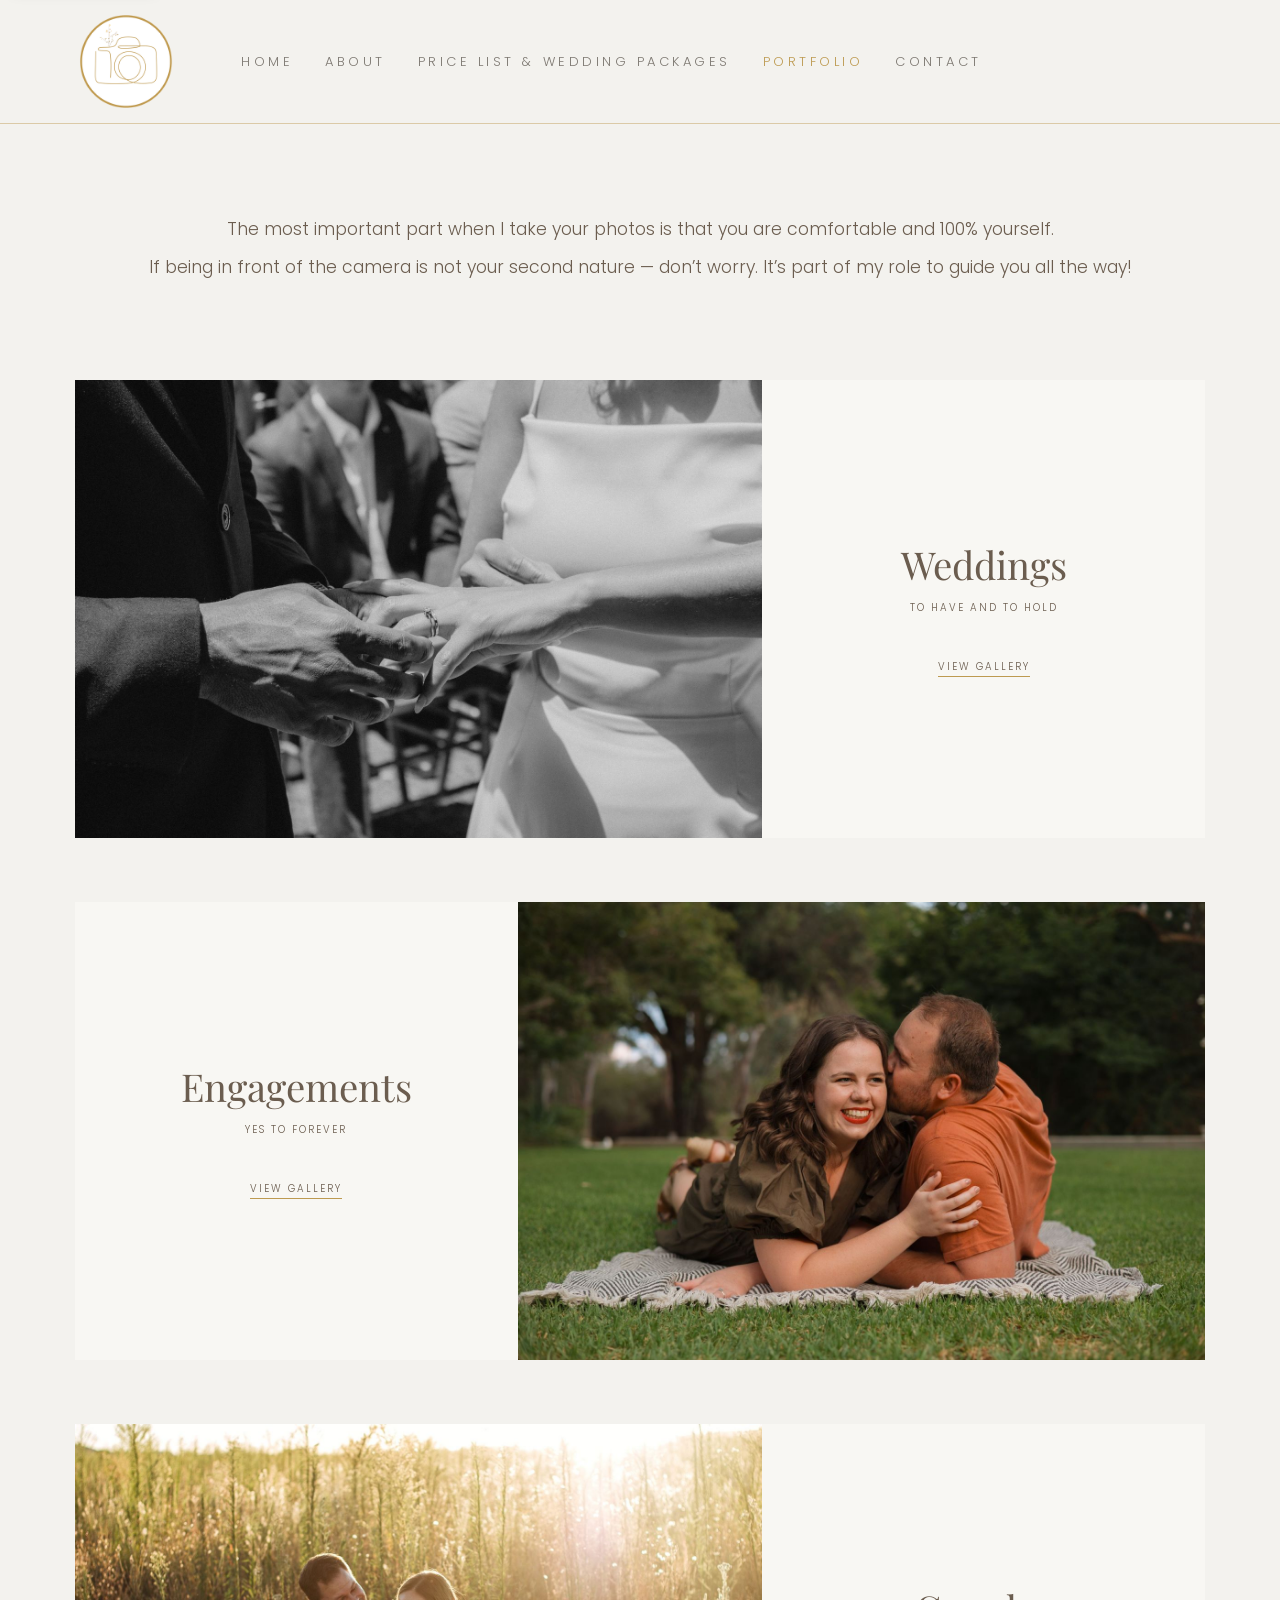
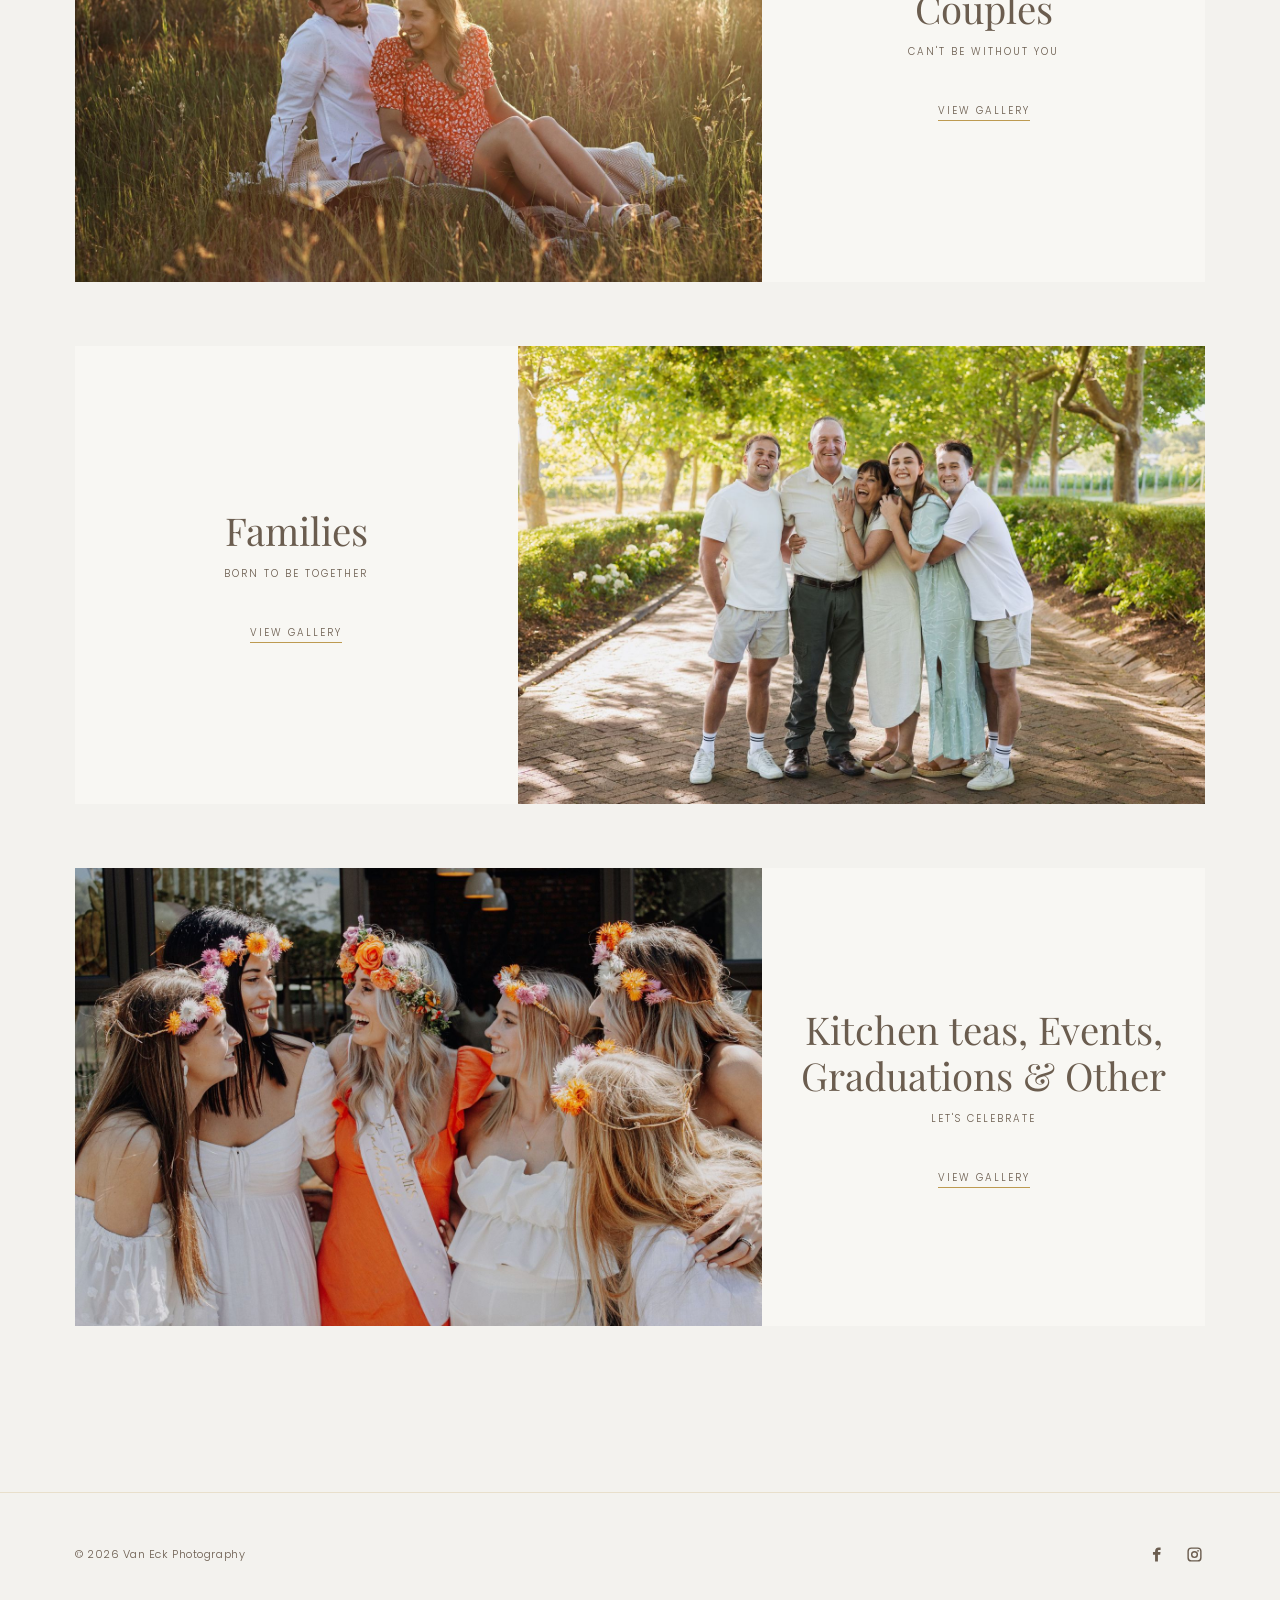
<file: portfolio/index.html>
<!doctype html>
<html lang="en">
<head>
  <meta charset="utf-8">
  <meta name="viewport" content="width=device-width, initial-scale=1">
  <meta name="description" content="Explore wedding, engagement, couples, family, graduation and event photography.">
  <meta name="theme-color" content="#f3f2ee">
  <title>Portfolio | Van Eck Photography</title>
  <link rel="icon" type="image/png" href="../assets/images/shared/logo.png">
  <link rel="stylesheet" href="../assets/css/styles.css">
  <script src="../assets/js/site.js" defer></script>
</head>
<body data-route="/portfolio/">
  <a class="skip-link" href="#main-content">Skip to content</a>
  
    <header class="site-header">
      <a class="brand" href="../index.html">
        <img src="../assets/images/shared/logo.png" alt="Van Eck Photography">
      </a>
      <button class="menu-toggle" type="button" aria-expanded="false" aria-controls="site-navigation">
        <span></span><span></span><span></span><span class="sr-only">Toggle navigation</span>
      </button>
      <nav id="site-navigation" aria-label="Primary navigation">
        <ul><li class="nav-item"><a href="../index.html">Home</a></li><li class="nav-item"><a href="../about/">About</a></li><li class="nav-item"><a href="../price-list/">Price List &amp; Wedding Packages</a></li><li class="nav-item has-dropdown is-current"><a href="../portfolio/">Portfolio</a><div class="dropdown"><a href="../wedding/">Wedding</a><a href="../engagement/">Engagement</a><a href="../fashion/">Couples</a><a href="../casual/">Families</a><a href="../families-copy/">Graduations, Events &amp; Other</a></div></li><li class="nav-item"><a href="../contact/">Contact</a></li></ul>
      </nav>
    </header>
    
  <main id="main-content">
      <section class="portfolio-intro">
        <p>The most important part when I take your photos is that you are comfortable and 100% yourself.</p>
        <p>If being in front of the camera is not your second nature — don’t worry. It’s part of my role to guide you all the way!</p>
      </section>
      <section class="portfolio-list">
          <a class="portfolio-card " href="../wedding/">
            <img src="../assets/images/portfolio/IMG_9930-f8865fe4-1500.jpg" alt="Weddings photography" loading="eager">
            <span class="portfolio-card-copy"><strong>Weddings</strong><small>to have and to hold</small><i>View gallery</i></span>
          </a>
        
          <a class="portfolio-card reverse" href="../engagement/">
            <img src="../assets/images/portfolio/IMG_9128-72ef62bd-1500.jpg" alt="Engagements photography" loading="lazy">
            <span class="portfolio-card-copy"><strong>Engagements</strong><small>yes to forever</small><i>View gallery</i></span>
          </a>
        
          <a class="portfolio-card " href="../fashion/">
            <img src="../assets/images/portfolio/IMG_4799-5736f5f2-1500.jpg" alt="Couples photography" loading="lazy">
            <span class="portfolio-card-copy"><strong>Couples</strong><small>can&#x27;t be without you</small><i>View gallery</i></span>
          </a>
        
          <a class="portfolio-card reverse" href="../casual/">
            <img src="../assets/images/portfolio/IMG_3550-6a45c81f-1500.jpg" alt="Families photography" loading="lazy">
            <span class="portfolio-card-copy"><strong>Families</strong><small>born to be together</small><i>View gallery</i></span>
          </a>
        
          <a class="portfolio-card " href="../families-copy/">
            <img src="../assets/images/portfolio/IMG_6077-c42c304c-1500.jpg" alt="Kitchen teas, Events, Graduations &amp; Other photography" loading="lazy">
            <span class="portfolio-card-copy"><strong>Kitchen teas, Events, Graduations &amp; Other</strong><small>let&#x27;s celebrate</small><i>View gallery</i></span>
          </a>
        </section>
    </main>
  
    <footer class="site-footer">
      <p>© 2026 Van Eck Photography</p>
      <div class="social-links" aria-label="Social media">
        <a href="https://www.facebook.com/profile.php?id=61556693330722&amp;mibextid=LQQJ4d" target="_blank" rel="noopener noreferrer" aria-label="Facebook">
          <svg viewBox="0 0 24 24" aria-hidden="true"><path d="M14 8.5V6.7c0-.8.5-1 1-1h2.8V2.1L15 2c-3.2 0-5 1.9-5 5.3v1.2H7v4h3V22h4v-9.5h3.2l.5-4H14Z"/></svg>
        </a>
        <a href="https://www.instagram.com/vaneck.photography" target="_blank" rel="noopener noreferrer" aria-label="Instagram">
          <svg viewBox="0 0 24 24" aria-hidden="true"><path d="M7.5 2h9A5.5 5.5 0 0 1 22 7.5v9a5.5 5.5 0 0 1-5.5 5.5h-9A5.5 5.5 0 0 1 2 16.5v-9A5.5 5.5 0 0 1 7.5 2Zm0 2A3.5 3.5 0 0 0 4 7.5v9A3.5 3.5 0 0 0 7.5 20h9a3.5 3.5 0 0 0 3.5-3.5v-9A3.5 3.5 0 0 0 16.5 4h-9ZM17 5.5a1.25 1.25 0 1 1 0 2.5 1.25 1.25 0 0 1 0-2.5ZM12 7a5 5 0 1 1 0 10 5 5 0 0 1 0-10Zm0 2a3 3 0 1 0 0 6 3 3 0 0 0 0-6Z"/></svg>
        </a>
      </div>
    </footer>
    
</body>
</html>
</file>
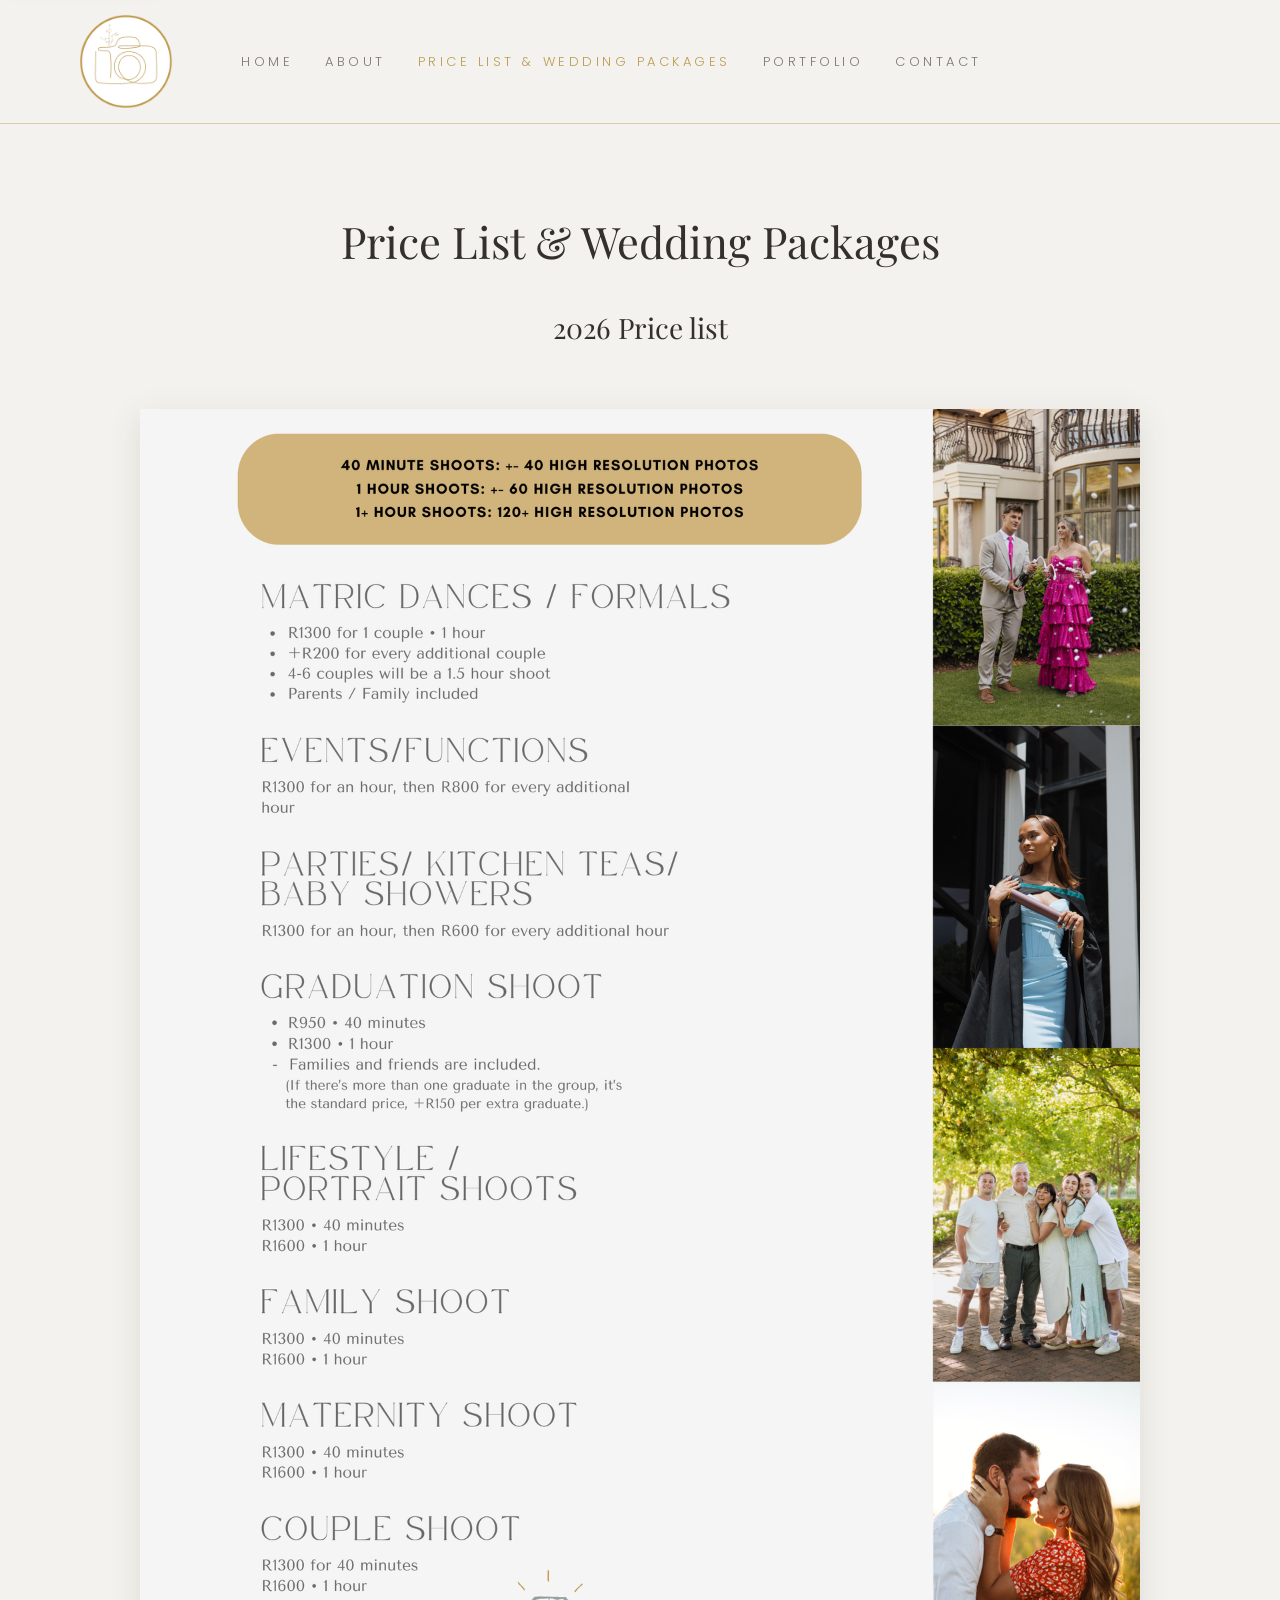
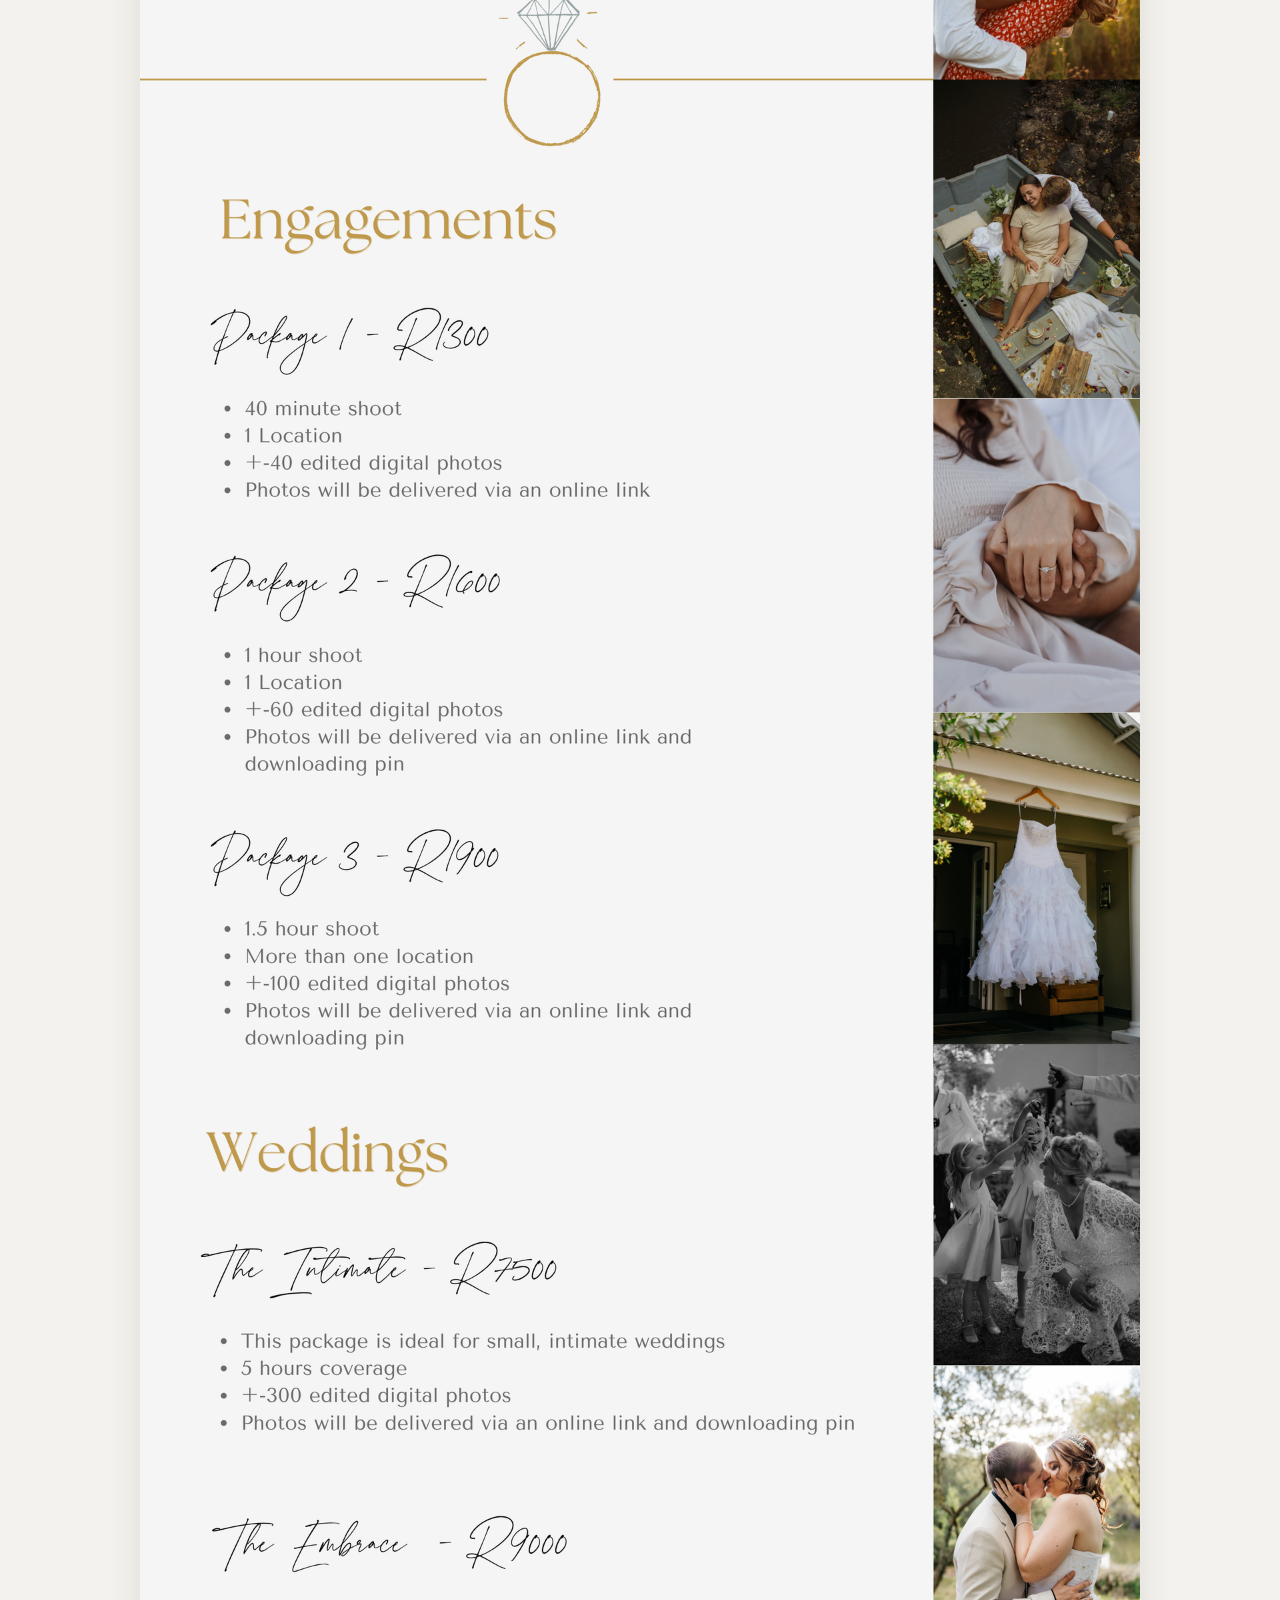
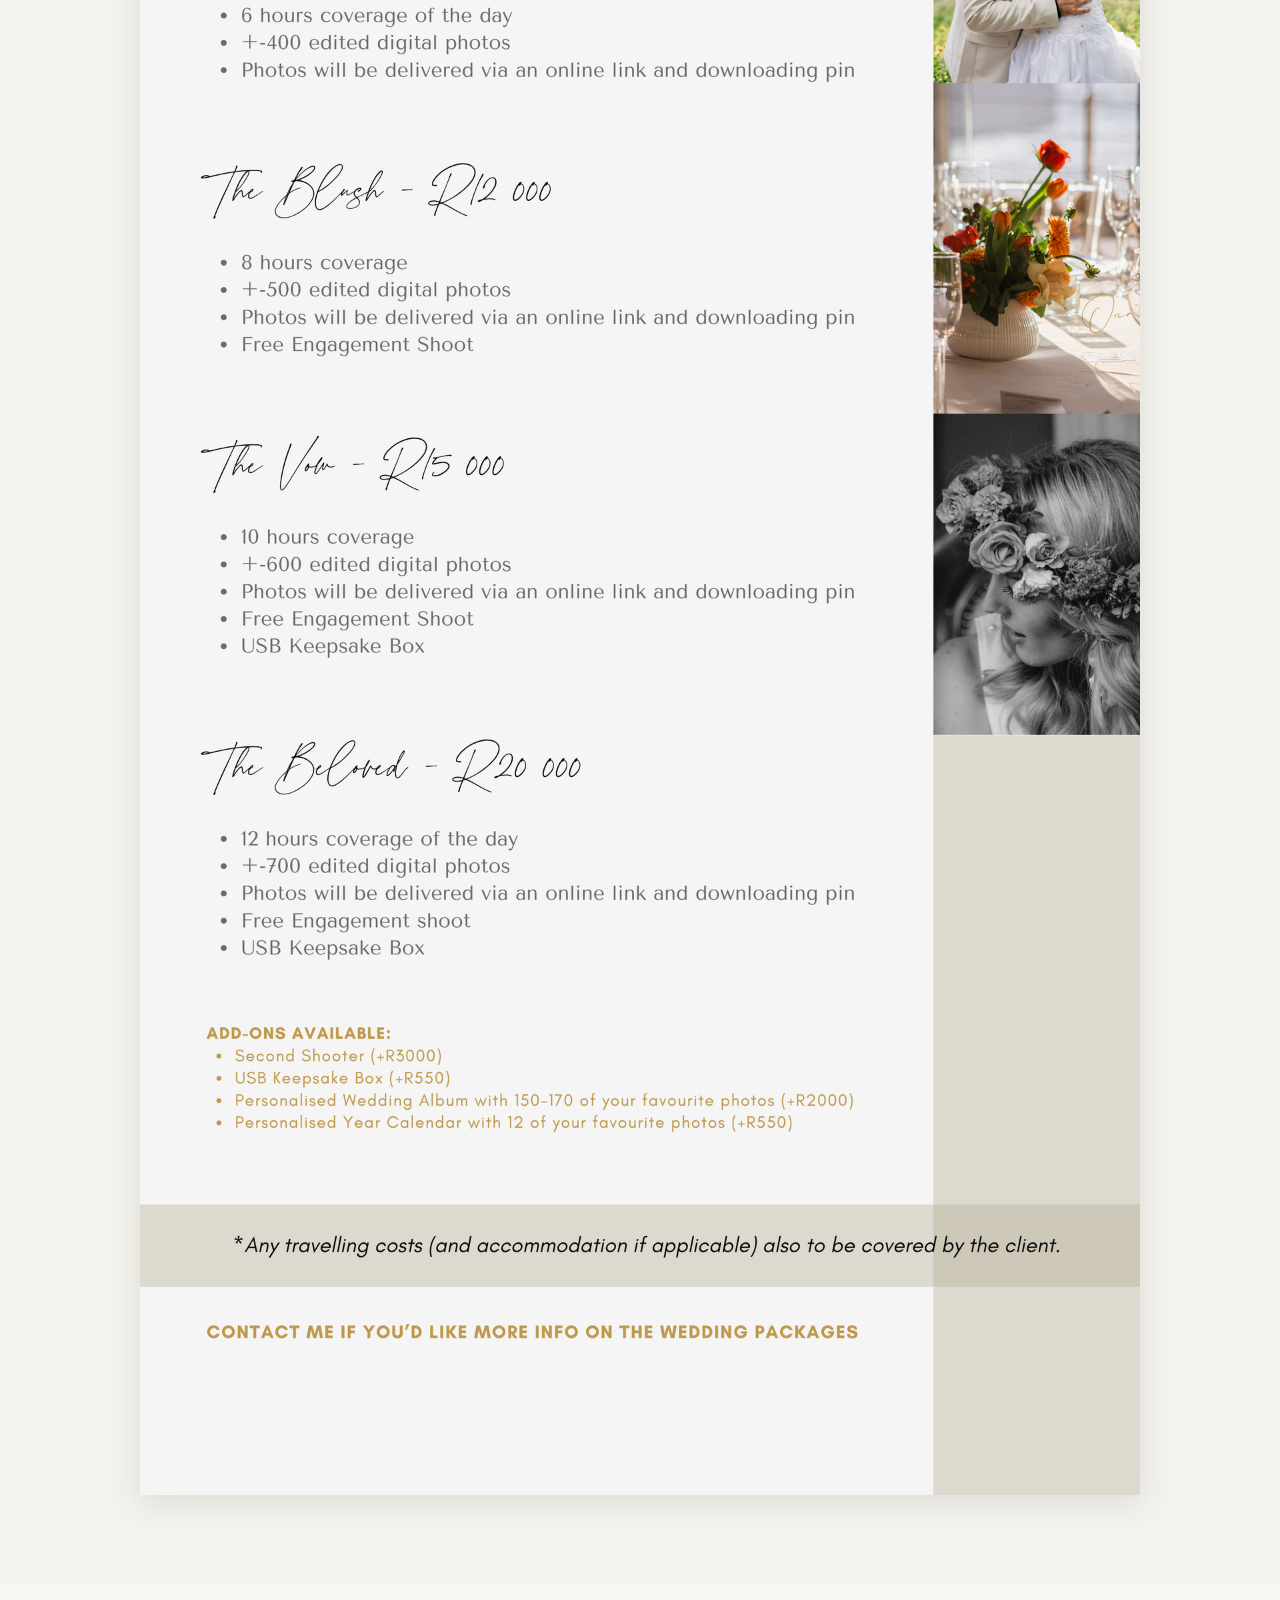
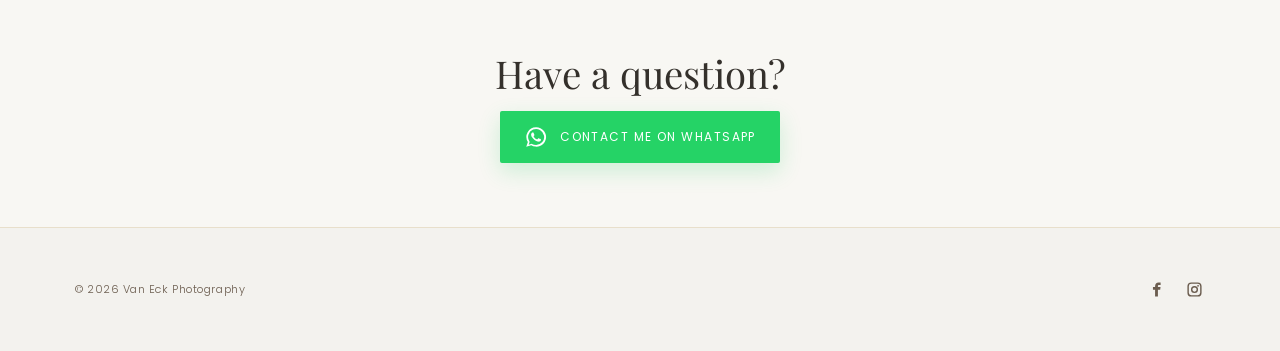
<file: price-list/index.html>
<!doctype html>
<html lang="en">
<head>
  <meta charset="utf-8">
  <meta name="viewport" content="width=device-width, initial-scale=1">
  <meta name="description" content="Van Eck Photography session prices and wedding packages for 2026.">
  <meta name="theme-color" content="#f3f2ee">
  <title>Price List | Van Eck Photography</title>
  <link rel="icon" type="image/png" href="../assets/images/shared/logo.png">
  <link rel="stylesheet" href="../assets/css/styles.css">
  <script src="../assets/js/site.js" defer></script>
</head>
<body data-route="/price-list/">
  <a class="skip-link" href="#main-content">Skip to content</a>
  
    <header class="site-header">
      <a class="brand" href="../index.html">
        <img src="../assets/images/shared/logo.png" alt="Van Eck Photography">
      </a>
      <button class="menu-toggle" type="button" aria-expanded="false" aria-controls="site-navigation">
        <span></span><span></span><span></span><span class="sr-only">Toggle navigation</span>
      </button>
      <nav id="site-navigation" aria-label="Primary navigation">
        <ul><li class="nav-item"><a href="../index.html">Home</a></li><li class="nav-item"><a href="../about/">About</a></li><li class="nav-item is-current"><a href="../price-list/">Price List &amp; Wedding Packages</a></li><li class="nav-item has-dropdown"><a href="../portfolio/">Portfolio</a><div class="dropdown"><a href="../wedding/">Wedding</a><a href="../engagement/">Engagement</a><a href="../fashion/">Couples</a><a href="../casual/">Families</a><a href="../families-copy/">Graduations, Events &amp; Other</a></div></li><li class="nav-item"><a href="../contact/">Contact</a></li></ul>
      </nav>
    </header>
    
  <main id="main-content">
      <section class="page-heading price-heading"><h1>Price List &amp; Wedding Packages</h1><h2>2026 Price list</h2></section>
      <section class="price-sheet"><img src="../assets/images/price-list/WebsitePriceList-f596744c-1500.png" alt="Van Eck Photography 2026 price list"></section>
      <section class="contact-cta compact"><h2>Have a question?</h2>
      <a class="whatsapp-button" href="https://wa.me/27698007288?text=Hello%20Catelyn%2C%20I%27m%20interested%20in%20booking%20a%20photography%20session." target="_blank" rel="noopener noreferrer">
        <img src="../assets/icons/whatsapp.svg" alt="" aria-hidden="true">
        <span>Contact me on WhatsApp</span>
      </a>
    </section>
    </main>
  
    <footer class="site-footer">
      <p>© 2026 Van Eck Photography</p>
      <div class="social-links" aria-label="Social media">
        <a href="https://www.facebook.com/profile.php?id=61556693330722&amp;mibextid=LQQJ4d" target="_blank" rel="noopener noreferrer" aria-label="Facebook">
          <svg viewBox="0 0 24 24" aria-hidden="true"><path d="M14 8.5V6.7c0-.8.5-1 1-1h2.8V2.1L15 2c-3.2 0-5 1.9-5 5.3v1.2H7v4h3V22h4v-9.5h3.2l.5-4H14Z"/></svg>
        </a>
        <a href="https://www.instagram.com/vaneck.photography" target="_blank" rel="noopener noreferrer" aria-label="Instagram">
          <svg viewBox="0 0 24 24" aria-hidden="true"><path d="M7.5 2h9A5.5 5.5 0 0 1 22 7.5v9a5.5 5.5 0 0 1-5.5 5.5h-9A5.5 5.5 0 0 1 2 16.5v-9A5.5 5.5 0 0 1 7.5 2Zm0 2A3.5 3.5 0 0 0 4 7.5v9A3.5 3.5 0 0 0 7.5 20h9a3.5 3.5 0 0 0 3.5-3.5v-9A3.5 3.5 0 0 0 16.5 4h-9ZM17 5.5a1.25 1.25 0 1 1 0 2.5 1.25 1.25 0 0 1 0-2.5ZM12 7a5 5 0 1 1 0 10 5 5 0 0 1 0-10Zm0 2a3 3 0 1 0 0 6 3 3 0 0 0 0-6Z"/></svg>
        </a>
      </div>
    </footer>
    
</body>
</html>
</file>
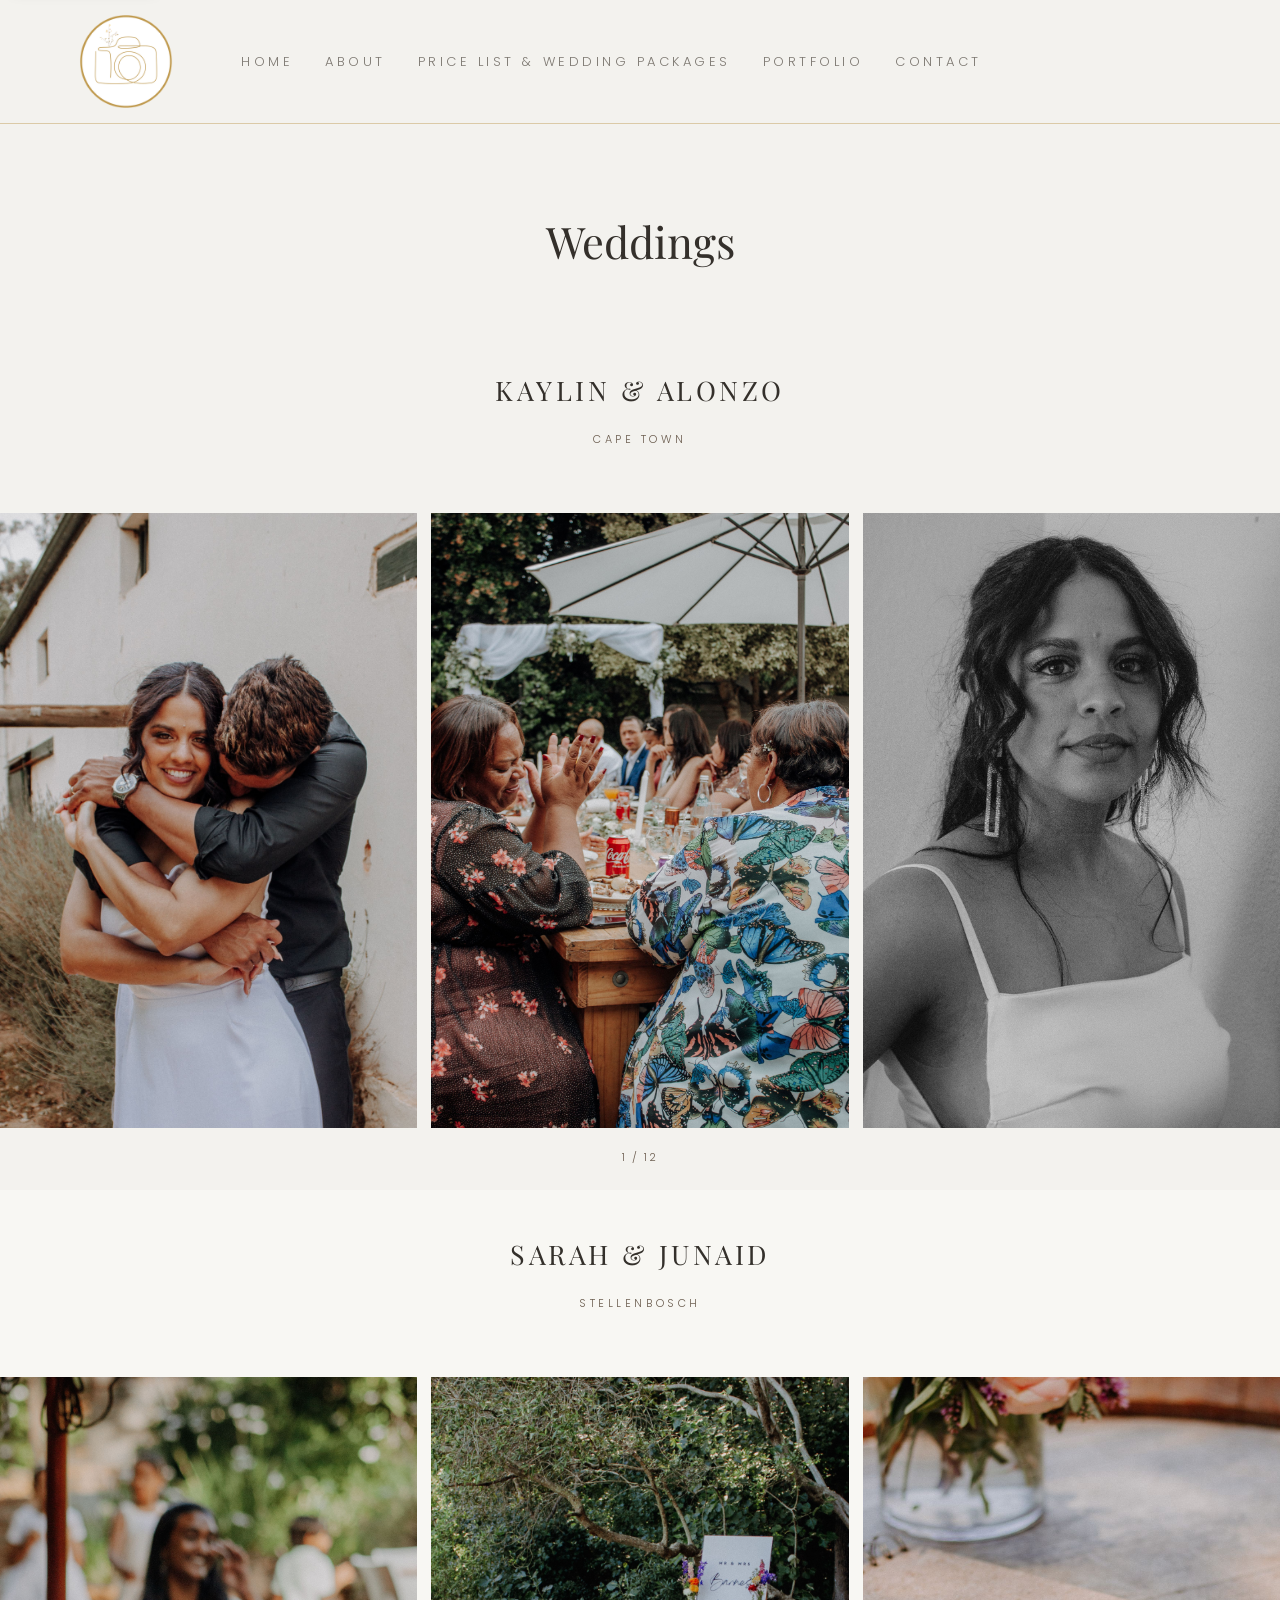
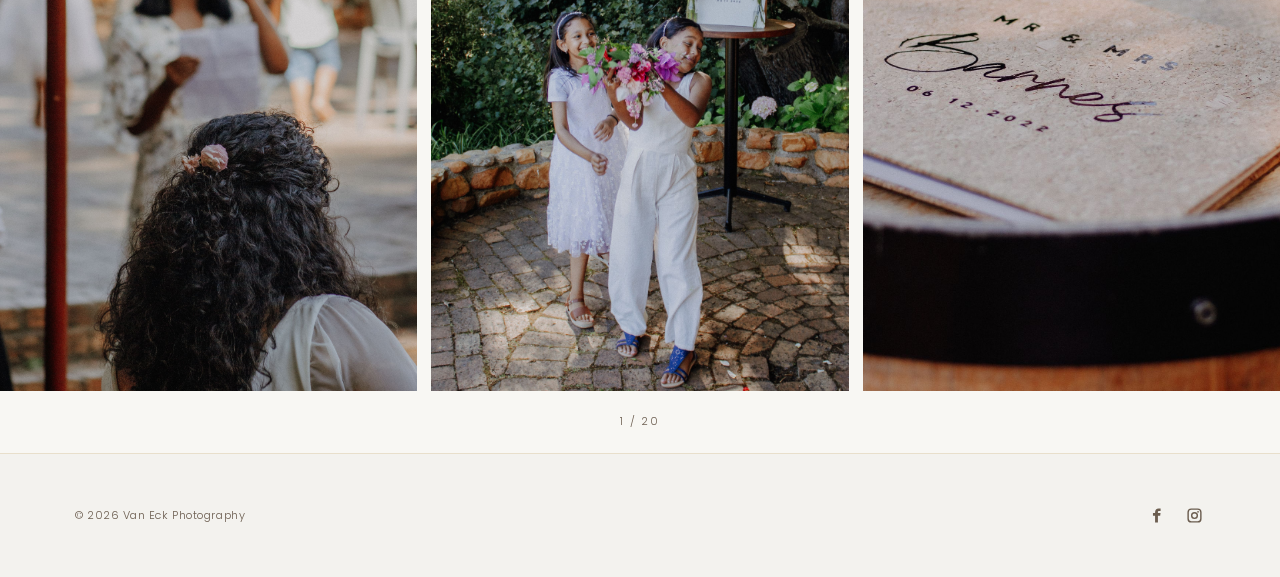
<file: wedding/index.html>
<!doctype html>
<html lang="en">
<head>
  <meta charset="utf-8">
  <meta name="viewport" content="width=device-width, initial-scale=1">
  <meta name="description" content="Weddings photography portfolio by Van Eck Photography.">
  <meta name="theme-color" content="#f3f2ee">
  <title>Weddings | Van Eck Photography</title>
  <link rel="icon" type="image/png" href="../assets/images/shared/logo.png">
  <link rel="stylesheet" href="../assets/css/styles.css">
  <script src="../assets/js/site.js" defer></script>
</head>
<body data-route="/wedding/">
  <a class="skip-link" href="#main-content">Skip to content</a>
  
    <header class="site-header">
      <a class="brand" href="../index.html">
        <img src="../assets/images/shared/logo.png" alt="Van Eck Photography">
      </a>
      <button class="menu-toggle" type="button" aria-expanded="false" aria-controls="site-navigation">
        <span></span><span></span><span></span><span class="sr-only">Toggle navigation</span>
      </button>
      <nav id="site-navigation" aria-label="Primary navigation">
        <ul><li class="nav-item"><a href="../index.html">Home</a></li><li class="nav-item"><a href="../about/">About</a></li><li class="nav-item"><a href="../price-list/">Price List &amp; Wedding Packages</a></li><li class="nav-item has-dropdown"><a href="../portfolio/">Portfolio</a><div class="dropdown"><a href="../wedding/">Wedding</a><a href="../engagement/">Engagement</a><a href="../fashion/">Couples</a><a href="../casual/">Families</a><a href="../families-copy/">Graduations, Events &amp; Other</a></div></li><li class="nav-item"><a href="../contact/">Contact</a></li></ul>
      </nav>
    </header>
    
  <main id="main-content"><section class="page-heading gallery-heading"><h1>Weddings</h1></section>
          <section class="album-section">
            <div class="album-heading"><h2>Kaylin &amp; Alonzo</h2><p>cape town</p></div>
            
      <div class="carousel" data-carousel aria-label="Kaylin &amp; Alonzo photo gallery">
        <button class="carousel-arrow previous" type="button" aria-label="Previous photograph">‹</button>
        <div class="carousel-track"><figure class="carousel-slide"><img src="../assets/images/wedding/IMG_0405-0c38b9eb-2500.jpg" alt="Kaylin &amp; Alonzo — photograph 1" loading="eager" decoding="async"></figure><figure class="carousel-slide"><img src="../assets/images/wedding/IMG_0482-37deea02-2500.jpg" alt="Kaylin &amp; Alonzo — photograph 2" loading="eager" decoding="async"></figure><figure class="carousel-slide"><img src="../assets/images/wedding/IMG_9812-75556722-2500.jpg" alt="Kaylin &amp; Alonzo — photograph 3" loading="eager" decoding="async"></figure><figure class="carousel-slide"><img src="../assets/images/wedding/IMG_9930-2627a3c1-2500.jpg" alt="Kaylin &amp; Alonzo — photograph 4" loading="lazy" decoding="async"></figure><figure class="carousel-slide"><img src="../assets/images/wedding/IMG_9953-d4902132-2500.jpg" alt="Kaylin &amp; Alonzo — photograph 5" loading="lazy" decoding="async"></figure><figure class="carousel-slide"><img src="../assets/images/wedding/IMG_0013-0d8cf0b9-2500.jpg" alt="Kaylin &amp; Alonzo — photograph 6" loading="lazy" decoding="async"></figure><figure class="carousel-slide"><img src="../assets/images/wedding/IMG_9975-87e2e5d1-2500.jpg" alt="Kaylin &amp; Alonzo — photograph 7" loading="lazy" decoding="async"></figure><figure class="carousel-slide"><img src="../assets/images/wedding/IMG_0205-5efe345a-2500.jpg" alt="Kaylin &amp; Alonzo — photograph 8" loading="lazy" decoding="async"></figure><figure class="carousel-slide"><img src="../assets/images/wedding/IMG_0262-db5c6649-2500.jpg" alt="Kaylin &amp; Alonzo — photograph 9" loading="lazy" decoding="async"></figure><figure class="carousel-slide"><img src="../assets/images/wedding/IMG_0174-ac49b6a9-2500.jpg" alt="Kaylin &amp; Alonzo — photograph 10" loading="lazy" decoding="async"></figure><figure class="carousel-slide"><img src="../assets/images/wedding/IMG_0317-29ebe4ba-2500.jpg" alt="Kaylin &amp; Alonzo — photograph 11" loading="lazy" decoding="async"></figure><figure class="carousel-slide"><img src="../assets/images/wedding/IMG_0402-c56968f1-2500.jpg" alt="Kaylin &amp; Alonzo — photograph 12" loading="lazy" decoding="async"></figure></div>
        <button class="carousel-arrow next" type="button" aria-label="Next photograph">›</button>
        <p class="carousel-count"><span>1</span> / 12</p>
      </div>
    
          </section>
        
          <section class="album-section">
            <div class="album-heading"><h2>sarah &amp; junaid</h2><p>stellenbosch</p></div>
            
      <div class="carousel" data-carousel aria-label="sarah &amp; junaid photo gallery">
        <button class="carousel-arrow previous" type="button" aria-label="Previous photograph">‹</button>
        <div class="carousel-track"><figure class="carousel-slide"><img src="../assets/images/wedding/IMG_5578-0e8d6be2-2500.jpg" alt="sarah &amp; junaid — photograph 1" loading="eager" decoding="async"></figure><figure class="carousel-slide"><img src="../assets/images/wedding/IMG_5846-25172714-2500.jpg" alt="sarah &amp; junaid — photograph 2" loading="eager" decoding="async"></figure><figure class="carousel-slide"><img src="../assets/images/wedding/IMG_5023-0a5567de-2500.jpg" alt="sarah &amp; junaid — photograph 3" loading="eager" decoding="async"></figure><figure class="carousel-slide"><img src="../assets/images/wedding/IMG_5020-f8e2e52d-2500.jpg" alt="sarah &amp; junaid — photograph 4" loading="lazy" decoding="async"></figure><figure class="carousel-slide"><img src="../assets/images/wedding/IMG_5069-5927a33d-2500.jpg" alt="sarah &amp; junaid — photograph 5" loading="lazy" decoding="async"></figure><figure class="carousel-slide"><img src="../assets/images/wedding/IMG_5153-8e437c9f-2500.jpg" alt="sarah &amp; junaid — photograph 6" loading="lazy" decoding="async"></figure><figure class="carousel-slide"><img src="../assets/images/wedding/IMG_5202-7cf4fe6c-2500.jpg" alt="sarah &amp; junaid — photograph 7" loading="lazy" decoding="async"></figure><figure class="carousel-slide"><img src="../assets/images/wedding/IMG_5471-f6b197b3-2500.jpg" alt="sarah &amp; junaid — photograph 8" loading="lazy" decoding="async"></figure><figure class="carousel-slide"><img src="../assets/images/wedding/IMG_5240-5774d1a3-2500.jpg" alt="sarah &amp; junaid — photograph 9" loading="lazy" decoding="async"></figure><figure class="carousel-slide"><img src="../assets/images/wedding/IMG_5424-04061540-2500.jpg" alt="sarah &amp; junaid — photograph 10" loading="lazy" decoding="async"></figure><figure class="carousel-slide"><img src="../assets/images/wedding/IMG_5569-468d9860-2500.jpg" alt="sarah &amp; junaid — photograph 11" loading="lazy" decoding="async"></figure><figure class="carousel-slide"><img src="../assets/images/wedding/IMG_5975-f77c8576-2500.jpg" alt="sarah &amp; junaid — photograph 12" loading="lazy" decoding="async"></figure><figure class="carousel-slide"><img src="../assets/images/wedding/IMG_5969-56b9c366-2500.jpg" alt="sarah &amp; junaid — photograph 13" loading="lazy" decoding="async"></figure><figure class="carousel-slide"><img src="../assets/images/wedding/IMG_5952-a40e4195-2500.jpg" alt="sarah &amp; junaid — photograph 14" loading="lazy" decoding="async"></figure><figure class="carousel-slide"><img src="../assets/images/wedding/IMG_5976-b87648bd-2500.jpg" alt="sarah &amp; junaid — photograph 15" loading="lazy" decoding="async"></figure><figure class="carousel-slide"><img src="../assets/images/wedding/IMG_5999-f617f6b8-2500.jpg" alt="sarah &amp; junaid — photograph 16" loading="lazy" decoding="async"></figure><figure class="carousel-slide"><img src="../assets/images/wedding/IMG_6023-b3bdb54f-2500.jpg" alt="sarah &amp; junaid — photograph 17" loading="lazy" decoding="async"></figure><figure class="carousel-slide"><img src="../assets/images/wedding/IMG_5373-dc1679ac-2500.jpg" alt="sarah &amp; junaid — photograph 18" loading="lazy" decoding="async"></figure><figure class="carousel-slide"><img src="../assets/images/wedding/IMG_5552-2ea1fb5f-2500.jpg" alt="sarah &amp; junaid — photograph 19" loading="lazy" decoding="async"></figure><figure class="carousel-slide"><img src="../assets/images/wedding/IMG_5520-fc3ae911-2500.jpg" alt="sarah &amp; junaid — photograph 20" loading="lazy" decoding="async"></figure></div>
        <button class="carousel-arrow next" type="button" aria-label="Next photograph">›</button>
        <p class="carousel-count"><span>1</span> / 20</p>
      </div>
    
          </section>
        </main>
  
    <footer class="site-footer">
      <p>© 2026 Van Eck Photography</p>
      <div class="social-links" aria-label="Social media">
        <a href="https://www.facebook.com/profile.php?id=61556693330722&amp;mibextid=LQQJ4d" target="_blank" rel="noopener noreferrer" aria-label="Facebook">
          <svg viewBox="0 0 24 24" aria-hidden="true"><path d="M14 8.5V6.7c0-.8.5-1 1-1h2.8V2.1L15 2c-3.2 0-5 1.9-5 5.3v1.2H7v4h3V22h4v-9.5h3.2l.5-4H14Z"/></svg>
        </a>
        <a href="https://www.instagram.com/vaneck.photography" target="_blank" rel="noopener noreferrer" aria-label="Instagram">
          <svg viewBox="0 0 24 24" aria-hidden="true"><path d="M7.5 2h9A5.5 5.5 0 0 1 22 7.5v9a5.5 5.5 0 0 1-5.5 5.5h-9A5.5 5.5 0 0 1 2 16.5v-9A5.5 5.5 0 0 1 7.5 2Zm0 2A3.5 3.5 0 0 0 4 7.5v9A3.5 3.5 0 0 0 7.5 20h9a3.5 3.5 0 0 0 3.5-3.5v-9A3.5 3.5 0 0 0 16.5 4h-9ZM17 5.5a1.25 1.25 0 1 1 0 2.5 1.25 1.25 0 0 1 0-2.5ZM12 7a5 5 0 1 1 0 10 5 5 0 0 1 0-10Zm0 2a3 3 0 1 0 0 6 3 3 0 0 0 0-6Z"/></svg>
        </a>
      </div>
    </footer>
    
</body>
</html>
</file>
<file: assets/css/styles.css>
@font-face{font-family:"Playfair Display";src:url("../fonts/playfair-display-regular.woff2") format("woff2");font-style:normal;font-weight:400;font-display:swap}
@font-face{font-family:Poppins;src:url("../fonts/poppins-light.woff2") format("woff2");font-style:normal;font-weight:300;font-display:swap}
@font-face{font-family:Poppins;src:url("../fonts/poppins-regular.woff2") format("woff2");font-style:normal;font-weight:400;font-display:swap}
@font-face{font-family:Poppins;src:url("../fonts/poppins-italic.woff2") format("woff2");font-style:italic;font-weight:400;font-display:swap}
@font-face{font-family:Poppins;src:url("../fonts/poppins-bold.woff2") format("woff2");font-style:normal;font-weight:700;font-display:swap}

:root{--paper:#f3f2ee;--paper-light:#f8f7f3;--ink:#6b5d4f;--ink-dark:#34302b;--gold:#bd9a50;--white:#fff;--page-pad:clamp(28px,5.85vw,88px);--serif:"Playfair Display",Georgia,serif;--sans:Poppins,"Helvetica Neue",Arial,sans-serif}
*{box-sizing:border-box}
html{scroll-behavior:smooth}
body{margin:0;background:var(--paper);color:var(--ink);font-family:var(--sans);font-size:15px;font-weight:300;line-height:1.75;-webkit-font-smoothing:antialiased}
img{display:block;max-width:100%}
a{color:inherit;text-decoration:none}
button{font:inherit}
h1,h2,h3,p{margin-top:0}
h1,h2,h3{color:var(--ink-dark);font-family:var(--serif);font-weight:400;line-height:1.25}
.sr-only{position:absolute;width:1px;height:1px;padding:0;margin:-1px;overflow:hidden;clip:rect(0,0,0,0);white-space:nowrap;border:0}
.skip-link{position:fixed;z-index:999;left:12px;top:12px;transform:translateY(-150%);background:#fff;padding:10px 16px;box-shadow:0 2px 14px #0002}
.skip-link:focus{transform:none}

.site-header{height:clamp(104px,9.7vw,128px);display:flex;align-items:center;padding:0 var(--page-pad);border-bottom:1px solid rgba(189,154,80,.45);background:var(--paper);position:relative;z-index:30}
.brand{width:clamp(90px,8vw,108px);height:clamp(90px,8vw,108px);display:block;flex:0 0 auto}
.brand img{width:100%;height:100%;object-fit:contain}
#site-navigation{margin-left:clamp(40px,5vw,80px)}
#site-navigation>ul{display:flex;align-items:center;gap:clamp(22px,2.5vw,44px);list-style:none;margin:0;padding:0}
.nav-item{position:relative}
.nav-item>a{display:block;padding:38px 0;font-size:13px;line-height:1;text-transform:uppercase;letter-spacing:.27em;color:#7c7770;white-space:nowrap;transition:color .2s ease}
.nav-item:hover>a,.nav-item.is-current>a,.nav-item>a:focus-visible{color:var(--gold)}
.dropdown{position:absolute;top:calc(100% - 15px);left:50%;width:240px;transform:translate(-50%,10px);padding:14px 0;background:rgba(248,247,243,.98);box-shadow:0 12px 30px #362d2217;opacity:0;visibility:hidden;transition:.2s ease}
.dropdown a{display:block;padding:10px 22px;font-size:11px;text-transform:uppercase;letter-spacing:.16em;line-height:1.45}
.dropdown a:hover,.dropdown a:focus-visible{color:var(--gold)}
.has-dropdown:hover .dropdown,.has-dropdown:focus-within .dropdown{opacity:1;visibility:visible;transform:translate(-50%,0)}
.menu-toggle{display:none;border:0;background:transparent;padding:12px}

.home-hero{padding:0 var(--page-pad) clamp(32px,3vw,48px)}
.home-hero img{width:100%;aspect-ratio:1500/844;object-fit:cover}
.intro-section{text-align:center;padding:clamp(56px,7vw,110px) var(--page-pad) clamp(34px,4.5vw,68px)}
.intro-section h1{font-size:clamp(31px,3vw,46px);margin-bottom:22px}
.intro-section p{margin:0;font-size:clamp(15px,1.3vw,18px)}
.featured-work{text-align:center;padding:18px 0 clamp(60px,7vw,104px)}
.featured-work>h2{font-family:var(--sans);font-size:clamp(18px,1.5vw,23px);font-weight:400;text-transform:uppercase;letter-spacing:.18em;margin-bottom:42px}
.feature-grid{display:grid;grid-template-columns:repeat(3,1fr);gap:clamp(10px,1.3vw,22px);margin-bottom:42px}
.feature-card{position:relative;overflow:hidden;aspect-ratio:4/5;background:#ddd}
.feature-card::after{content:"";position:absolute;inset:0;background:linear-gradient(0deg,rgba(28,23,18,.55),rgba(28,23,18,0) 48%);transition:background .35s ease}
.feature-card:hover::after{background:linear-gradient(0deg,rgba(28,23,18,.68),rgba(28,23,18,.05) 65%)}
.feature-card img{width:100%;height:100%;object-fit:cover;transition:transform .7s ease}
.feature-card:hover img{transform:scale(1.025)}
.feature-card span{position:absolute;z-index:2;left:20px;right:20px;bottom:32px;color:#fff;font-family:var(--serif);font-size:clamp(25px,2.5vw,39px);text-shadow:0 2px 14px #0004}
.outline-button{display:inline-flex;align-items:center;justify-content:center;min-height:48px;padding:11px 28px;border:1px solid var(--gold);text-transform:uppercase;letter-spacing:.2em;font-size:11px;transition:.25s ease}
.outline-button:hover,.outline-button:focus-visible{background:var(--gold);color:#fff}
.instagram-section{padding:clamp(48px,6vw,86px) var(--page-pad);text-align:center}
.eyebrow{margin-bottom:30px;text-transform:uppercase;letter-spacing:.22em;font-size:10px;font-weight:400}
.instagram-grid{display:grid;grid-template-columns:repeat(5,1fr);gap:8px}
.instagram-grid a{overflow:hidden;aspect-ratio:1}
.instagram-grid img{width:100%;height:100%;object-fit:cover;transition:transform .5s ease}
.instagram-grid a:hover img{transform:scale(1.04)}
.instagram-handle{display:inline-block;margin-top:26px;font-family:var(--serif);font-size:22px}
.contact-cta{text-align:center;padding:clamp(64px,7vw,110px) var(--page-pad);background:var(--paper-light)}
.contact-cta.compact{padding-top:clamp(48px,5vw,76px);padding-bottom:clamp(48px,5vw,76px)}
.contact-cta h2{font-size:clamp(29px,3vw,43px);margin-bottom:14px}
.contact-cta p{margin-bottom:30px}
.whatsapp-button{display:inline-flex;align-items:center;gap:12px;background:#25d366;color:#fff;padding:14px 24px;border-radius:2px;font-size:12px;font-weight:400;text-transform:uppercase;letter-spacing:.12em;box-shadow:0 8px 22px rgba(37,211,102,.2);transition:transform .2s ease,background .2s ease}
.whatsapp-button:hover,.whatsapp-button:focus-visible{background:#1fbd59;transform:translateY(-2px)}
.whatsapp-button img{width:24px;height:24px}

.about-intro{display:grid;grid-template-columns:minmax(0,1fr) minmax(0,1fr);gap:clamp(44px,6vw,100px);padding:clamp(46px,5.5vw,82px) var(--page-pad);align-items:center}
.about-portrait{width:100%;aspect-ratio:2/3;object-fit:cover;object-position:center}
.about-copy{max-width:630px}
.about-copy h1{font-size:clamp(32px,3vw,45px);margin-bottom:30px}
.about-copy p{margin-bottom:22px}
.about-gallery{padding-top:clamp(20px,3vw,44px)}

.page-heading{text-align:center;padding:clamp(54px,7vw,110px) var(--page-pad)}
.page-heading h1{font-size:clamp(36px,3.4vw,52px);margin:0}
.price-heading{padding-bottom:clamp(40px,5vw,72px)}
.price-heading h2{font-family:var(--serif);font-size:clamp(24px,2.2vw,34px);font-weight:400;margin:42px 0 0}
.price-sheet{padding:0 var(--page-pad) clamp(50px,7vw,100px)}
.price-sheet img{width:min(100%,1000px);height:auto;margin:0 auto;box-shadow:0 8px 30px #5a4b3920}

.portfolio-intro{text-align:center;padding:clamp(52px,7vw,96px) var(--page-pad);font-size:clamp(15px,1.35vw,18px)}
.portfolio-intro p{margin-bottom:8px}
.portfolio-list{padding:0 var(--page-pad) clamp(64px,8vw,120px)}
.portfolio-card{display:grid;grid-template-columns:1.55fr 1fr;max-width:1180px;margin:0 auto clamp(36px,5vw,74px);background:var(--paper-light);min-height:380px}
.portfolio-card.reverse{grid-template-columns:1fr 1.55fr}
.portfolio-card.reverse img{order:2}
.portfolio-card img{width:100%;height:100%;min-height:380px;object-fit:cover}
.portfolio-card-copy{display:flex;flex-direction:column;align-items:center;justify-content:center;text-align:center;padding:48px 30px}
.portfolio-card-copy strong{font-family:var(--serif);font-size:clamp(30px,3vw,44px);font-weight:400;line-height:1.2}
.portfolio-card-copy small{margin-top:12px;text-transform:uppercase;letter-spacing:.2em;font-size:10px}
.portfolio-card-copy i{margin-top:42px;font-style:normal;text-transform:uppercase;letter-spacing:.2em;font-size:10px;border-bottom:1px solid var(--gold)}

.gallery-heading{padding-bottom:clamp(42px,4.5vw,70px)}
.album-section{padding-top:clamp(25px,3.8vw,58px)}
.album-section:nth-of-type(odd){background:var(--paper-light)}
.album-heading{text-align:center;padding:0 var(--page-pad) clamp(38px,5vw,70px)}
.album-heading h2{font-family:var(--serif);font-size:clamp(23px,2.1vw,32px);text-transform:uppercase;letter-spacing:.13em;margin-bottom:22px}
.album-heading p{text-transform:uppercase;letter-spacing:.32em;font-size:11px;margin:0}
.carousel{position:relative;padding-bottom:62px}
.carousel-track{display:grid;grid-auto-flow:column;grid-auto-columns:calc((100% - 28px)/3);gap:14px;overflow-x:auto;scroll-snap-type:x mandatory;scrollbar-width:none;overscroll-behavior-x:contain}
.carousel-track::-webkit-scrollbar{display:none}
.carousel-slide{height:clamp(390px,48vw,690px);margin:0;scroll-snap-align:start;overflow:hidden;background:#ddd}
.carousel-slide img{width:100%;height:100%;object-fit:cover}
.carousel-arrow{position:absolute;z-index:5;top:calc(50% - 48px);width:46px;height:60px;border:0;background:rgba(248,247,243,.88);color:var(--ink);font-family:Georgia,serif;font-size:40px;line-height:1;cursor:pointer;opacity:0;transition:.2s ease}
.carousel:hover .carousel-arrow,.carousel-arrow:focus-visible{opacity:1}
.carousel-arrow:disabled{opacity:0!important;cursor:default}
.carousel-arrow.previous{left:18px}.carousel-arrow.next{right:18px}
.carousel-count{position:absolute;bottom:22px;left:0;right:0;text-align:center;margin:0;font-size:11px;letter-spacing:.18em}

.contact-page{min-height:calc(100vh - 250px);display:grid;place-items:center;padding:clamp(74px,10vw,150px) var(--page-pad)}
.contact-copy{text-align:center;max-width:780px}
.contact-copy h1{font-size:clamp(37px,3.5vw,54px);margin-bottom:28px}
.contact-copy p{font-size:clamp(15px,1.35vw,18px);margin-bottom:6px}
.contact-copy .whatsapp-button{margin-top:34px}
.contact-copy .phone-number{font-size:12px;letter-spacing:.18em;margin-top:16px;color:#82786e}

.site-footer{min-height:124px;display:flex;align-items:center;justify-content:space-between;padding:35px var(--page-pad);border-top:1px solid rgba(189,154,80,.22);font-size:11px;letter-spacing:.05em}
.site-footer p{margin:0}
.social-links{display:flex;gap:16px}
.social-links a{width:22px;height:22px;display:grid;place-items:center}
.social-links svg{width:17px;height:17px;fill:var(--ink)}

@media (max-width:900px){
  :root{--page-pad:clamp(22px,5.5vw,44px)}
  .site-header{height:90px;justify-content:space-between}
  .brand{width:76px;height:76px}
  .menu-toggle{display:flex;flex-direction:column;gap:5px;position:relative;z-index:3}
  .menu-toggle span:not(.sr-only){display:block;width:24px;height:1px;background:var(--ink);transition:.25s ease}
  .menu-toggle[aria-expanded="true"] span:nth-child(1){transform:translateY(6px) rotate(45deg)}
  .menu-toggle[aria-expanded="true"] span:nth-child(2){opacity:0}
  .menu-toggle[aria-expanded="true"] span:nth-child(3){transform:translateY(-6px) rotate(-45deg)}
  #site-navigation{position:fixed;inset:90px 0 auto;margin:0;padding:28px var(--page-pad) 38px;background:rgba(243,242,238,.99);border-bottom:1px solid rgba(189,154,80,.3);transform:translateY(-130%);visibility:hidden;transition:.3s ease}
  #site-navigation.is-open{transform:none;visibility:visible}
  #site-navigation>ul{display:block}
  .nav-item>a{padding:13px 0;font-size:12px}
  .dropdown{position:static;visibility:visible;opacity:1;transform:none;box-shadow:none;background:transparent;width:auto;padding:0 0 8px 18px}
  .dropdown a{padding:7px 0;font-size:10px}
  .about-intro{gap:38px}
  .carousel-track{grid-auto-columns:calc((100% - 14px)/2)}
}

@media (max-width:650px){
  body{font-size:14px;line-height:1.7}
  .home-hero{padding:0 0 24px}
  .home-hero img{aspect-ratio:4/3;object-fit:cover}
  .feature-grid{grid-template-columns:1fr;gap:10px}
  .feature-card{aspect-ratio:4/3}
  .instagram-grid{grid-template-columns:repeat(2,1fr)}
  .instagram-grid a:last-child{grid-column:1/-1;aspect-ratio:2/1}
  .about-intro{grid-template-columns:1fr;padding-top:28px}
  .about-portrait{aspect-ratio:4/5}
  .about-copy h1{margin-bottom:24px}
  .portfolio-card,.portfolio-card.reverse{grid-template-columns:1fr;min-height:0}
  .portfolio-card.reverse img{order:0}
  .portfolio-card img{min-height:0;aspect-ratio:3/2}
  .portfolio-card-copy{padding:42px 24px}
  .carousel-track{grid-auto-columns:100%;gap:8px}
  .carousel-slide{height:min(72vh,600px)}
  .carousel-arrow{opacity:1;width:38px;height:52px;background:rgba(248,247,243,.78)}
  .album-heading h2{font-size:20px;letter-spacing:.09em}
  .album-heading p{letter-spacing:.22em}
  .site-footer{align-items:flex-start;gap:24px;min-height:108px}
}

@media (prefers-reduced-motion:reduce){html{scroll-behavior:auto}*,*::before,*::after{scroll-behavior:auto!important;transition:none!important}}
</file>
